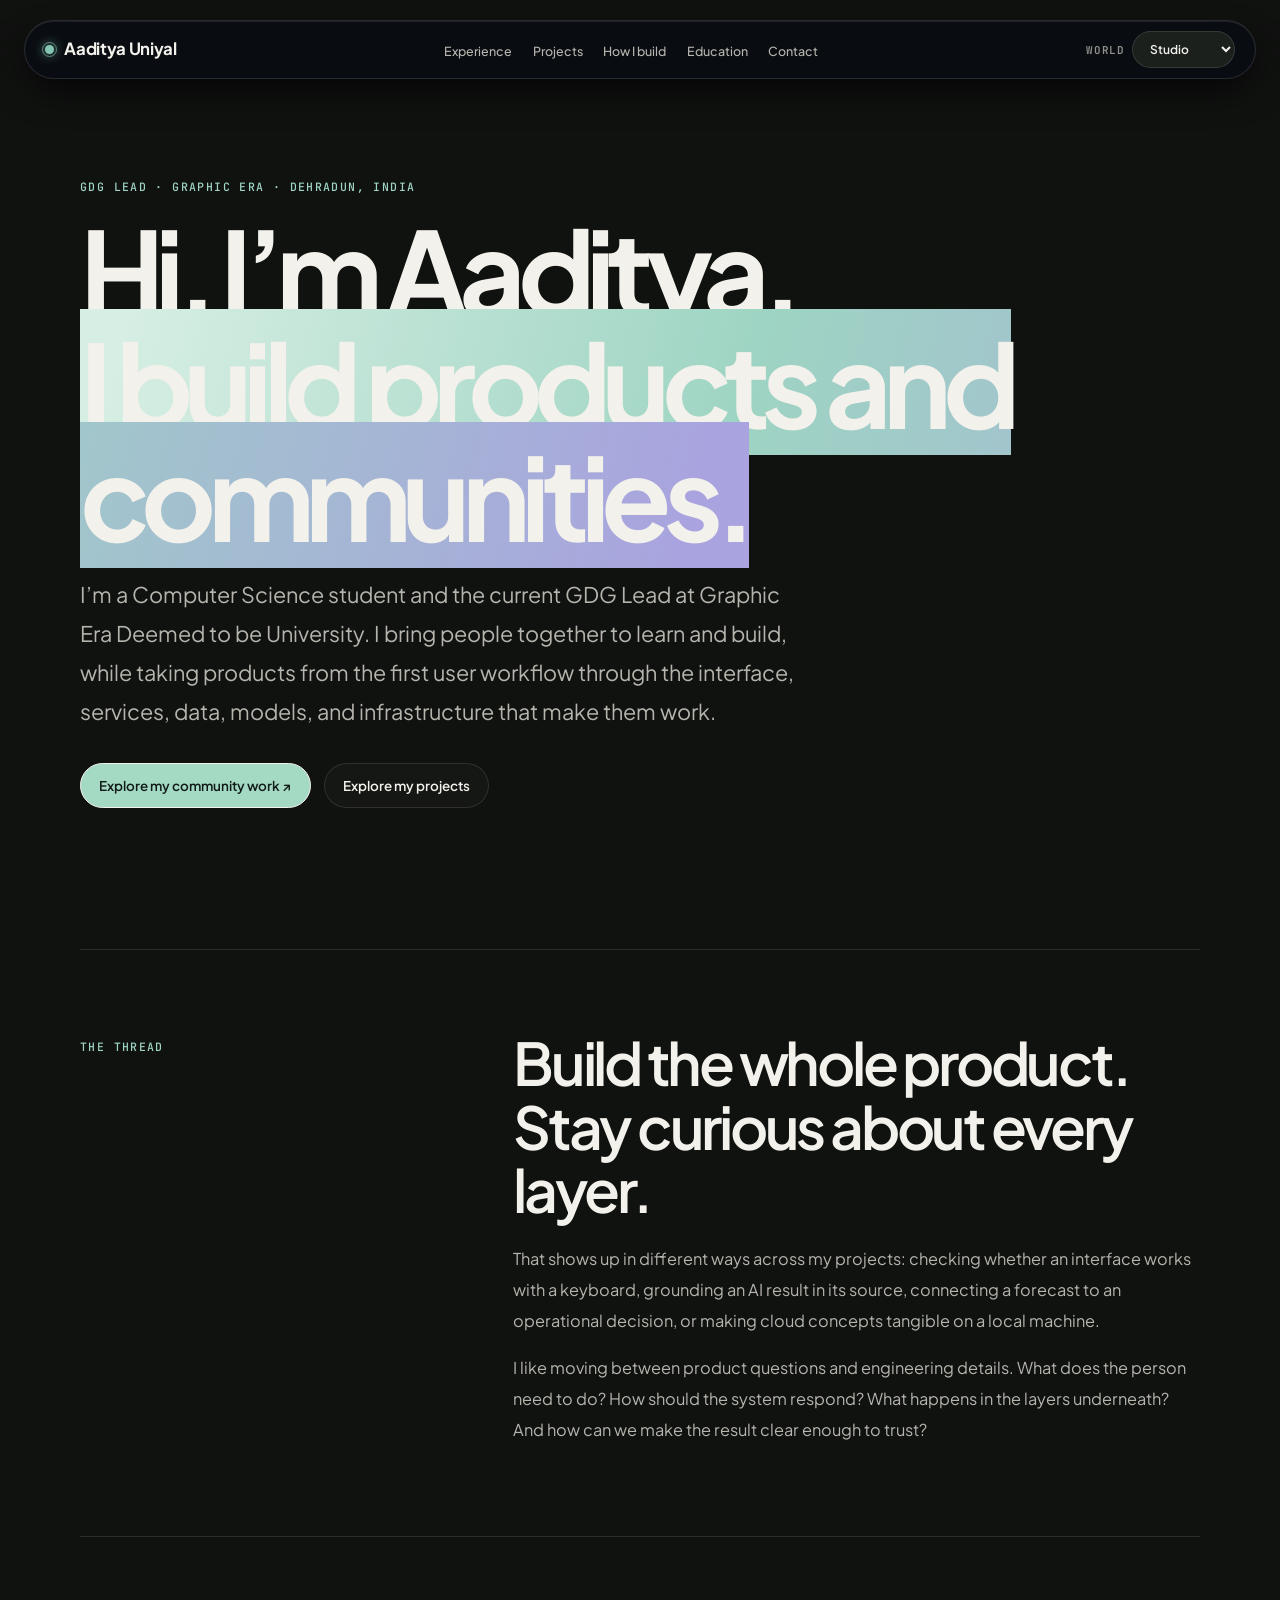
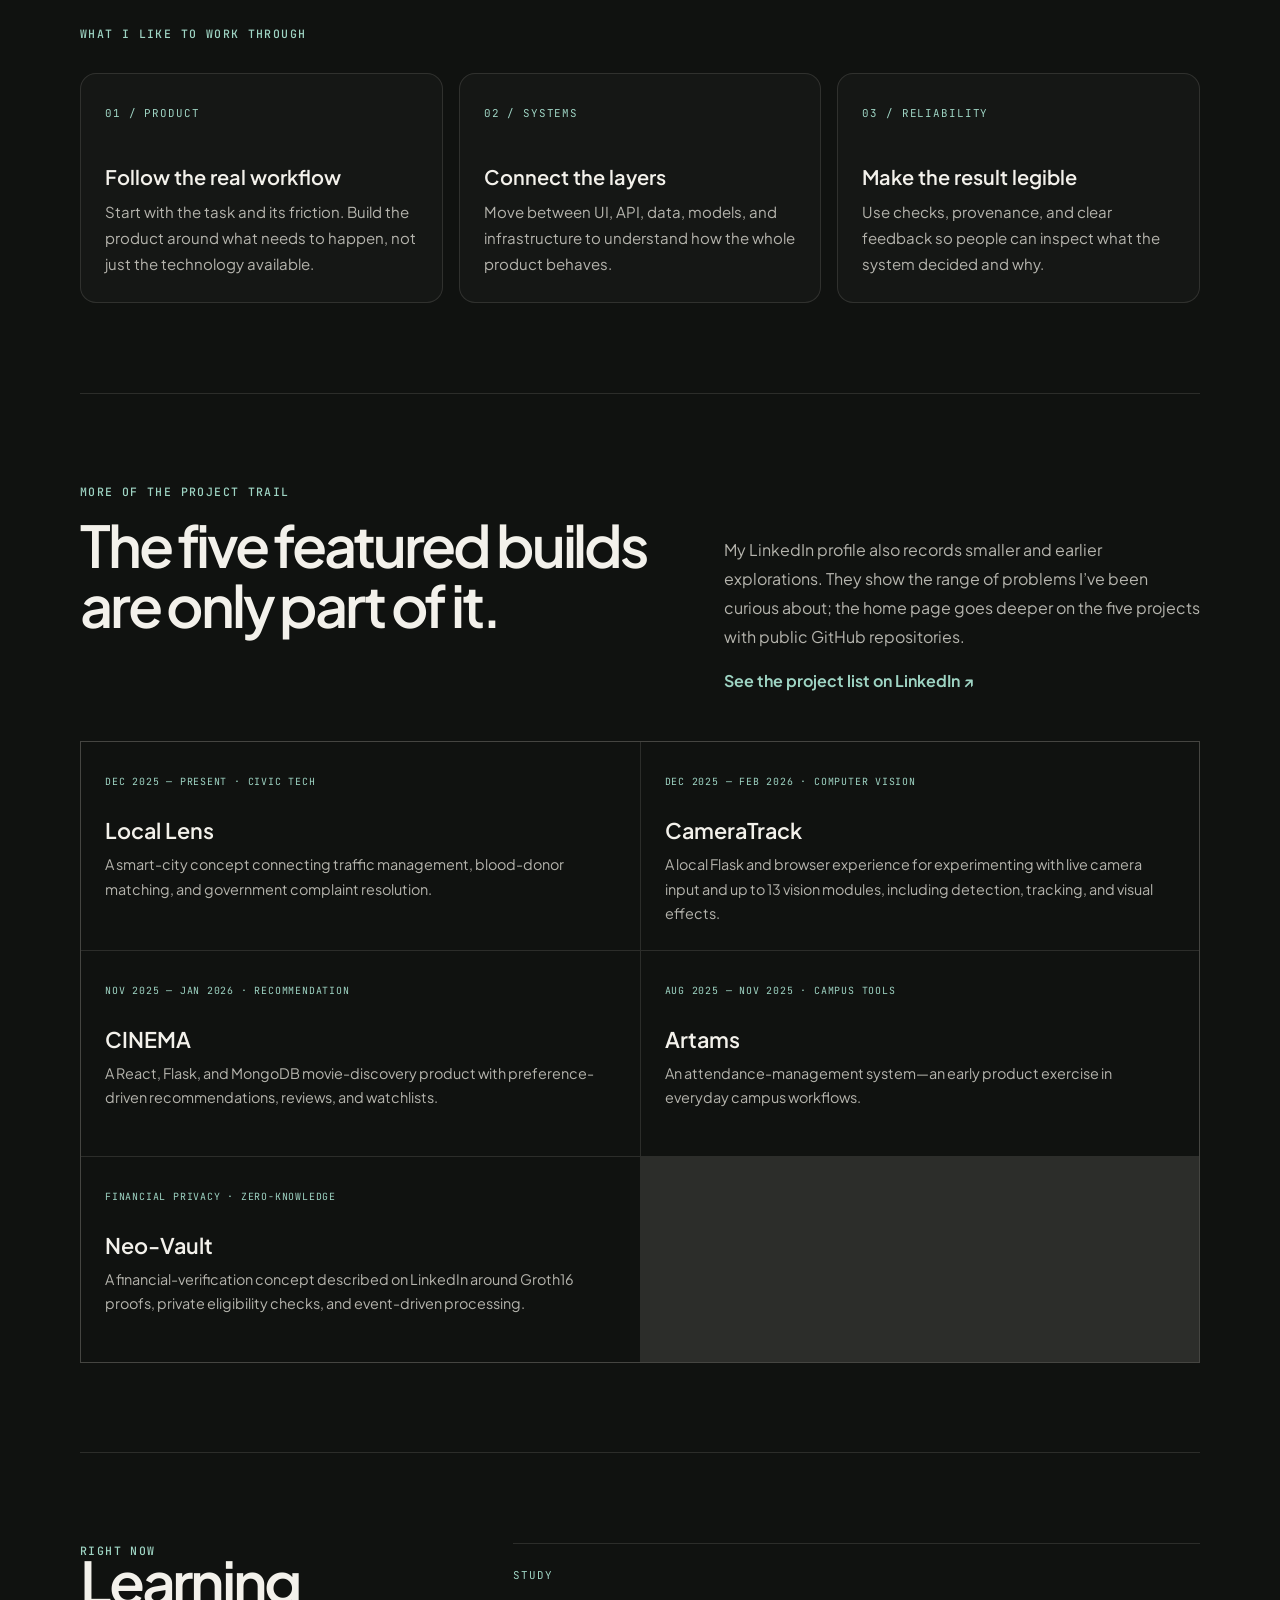
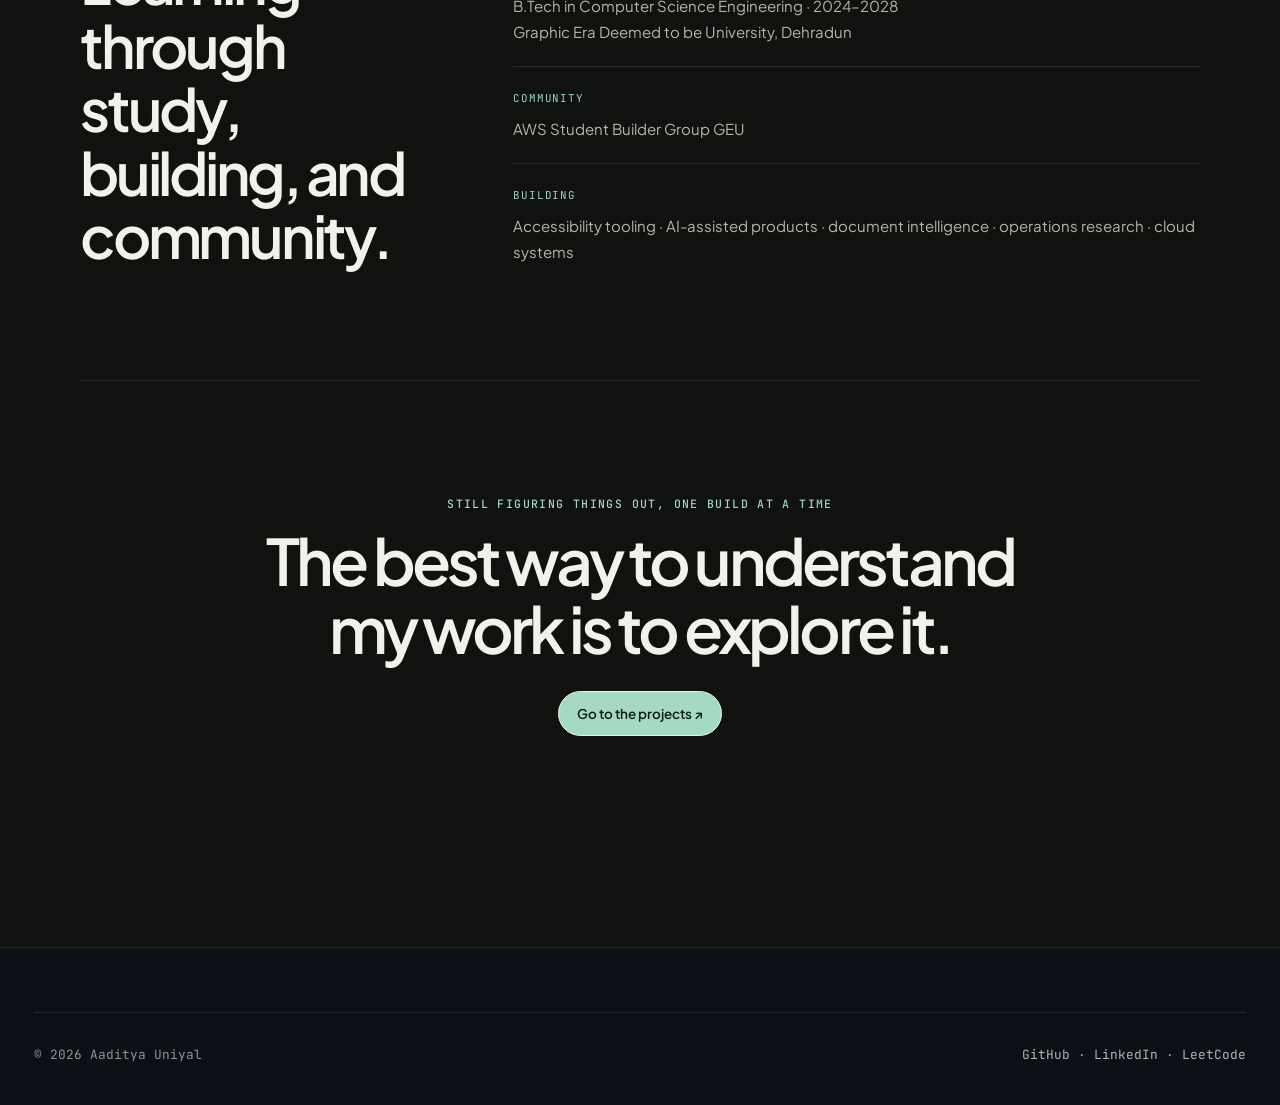
<file: about.html>
<!doctype html>
<html lang="en">
<head>
  <meta charset="utf-8"><meta name="viewport" content="width=device-width, initial-scale=1">
  <meta name="description" content="Meet Aaditya Uniyal: GDG Lead at Graphic Era, Computer Science student, and end-to-end product builder.">
  <meta property="og:title" content="About Aaditya Uniyal"><meta property="og:description" content="The person and product-building approach behind the projects.">
  <title>About me — Aaditya Uniyal</title>
  <link rel="preconnect" href="https://fonts.googleapis.com"><link rel="preconnect" href="https://fonts.gstatic.com" crossorigin>
  <link href="https://fonts.googleapis.com/css2?family=JetBrains+Mono:wght@400;500;600&family=Plus+Jakarta+Sans:wght@400;500;600;700;800&family=Space+Grotesk:wght@500;600;700&display=swap" rel="stylesheet">
  <link rel="stylesheet" href="assets/css/style.css"><link rel="stylesheet" href="assets/css/components.css"><link rel="stylesheet" href="assets/css/portfolio-polish.css"><link rel="stylesheet" href="assets/css/experience.css"><link rel="stylesheet" href="assets/css/about.css">
</head>
<body>
  <div class="reading-progress" aria-hidden="true"></div>
  <header class="site-header"><nav class="nav-bar">
    <a href="index.html" class="nav-brand"><span class="brand-dot"></span><span>Aaditya Uniyal</span></a>
    <ul class="nav-links" id="nav-links"><li><a href="experience.html" class="nav-link">Experience</a></li><li><a href="index.html#projects" class="nav-link">Projects</a></li><li><a href="index.html#approach" class="nav-link">How I build</a></li><li><a href="index.html#education" class="nav-link">Education</a></li><li><a href="index.html#contact" class="nav-link">Contact</a></li></ul>
    <div class="nav-actions"><label class="theme-picker" for="theme-select"><span>World</span><select id="theme-select" aria-label="Choose portfolio theme"><option value="studio">Studio</option><option value="hero">Hero</option><option value="voxel">Voxel</option></select></label><button class="mobile-toggle" id="mobile-toggle" aria-label="Toggle mobile menu">☰</button></div>
  </nav></header>
  <main class="about-page">
    <section class="about-hero"><div class="about-kicker">GDG LEAD · GRAPHIC ERA · DEHRADUN, INDIA</div><h1>Hi, I’m Aaditya.<br><span class="text-gradient">I build products and communities.</span></h1><p class="about-lede">I’m a Computer Science student and the current GDG Lead at Graphic Era Deemed to be University. I bring people together to learn and build, while taking products from the first user workflow through the interface, services, data, models, and infrastructure that make them work.</p><div class="about-actions"><a class="btn btn-primary" href="experience.html#gdg-lead">Explore my community work ↗</a><a class="btn btn-secondary" href="index.html#projects">Explore my projects</a></div></section>
    <section class="about-story"><div class="about-label">THE THREAD</div><div><h2>Build the whole product. Stay curious about every layer.</h2><p>That shows up in different ways across my projects: checking whether an interface works with a keyboard, grounding an AI result in its source, connecting a forecast to an operational decision, or making cloud concepts tangible on a local machine.</p><p>I like moving between product questions and engineering details. What does the person need to do? How should the system respond? What happens in the layers underneath? And how can we make the result clear enough to trust?</p></div></section>
    <section class="about-interests"><div class="about-label">WHAT I LIKE TO WORK THROUGH</div><div class="interest-grid"><article><span>01 / PRODUCT</span><h3>Follow the real workflow</h3><p>Start with the task and its friction. Build the product around what needs to happen, not just the technology available.</p></article><article><span>02 / SYSTEMS</span><h3>Connect the layers</h3><p>Move between UI, API, data, models, and infrastructure to understand how the whole product behaves.</p></article><article><span>03 / RELIABILITY</span><h3>Make the result legible</h3><p>Use checks, provenance, and clear feedback so people can inspect what the system decided and why.</p></article></div></section>
    <section class="about-archive"><div class="archive-heading"><div class="about-label">MORE OF THE PROJECT TRAIL</div><h2>The five featured builds are only part of it.</h2><p>My LinkedIn profile also records smaller and earlier explorations. They show the range of problems I’ve been curious about; the home page goes deeper on the five projects with public GitHub repositories.</p><a href="https://www.linkedin.com/in/aaditya-uniyal-48ab7b342/details/projects/" target="_blank" rel="noopener">See the project list on LinkedIn ↗</a></div><div class="archive-grid">
      <article><span>DEC 2025 — PRESENT · CIVIC TECH</span><h3>Local Lens</h3><p>A smart-city concept connecting traffic management, blood-donor matching, and government complaint resolution.</p></article>
      <article><span>DEC 2025 — FEB 2026 · COMPUTER VISION</span><h3>CameraTrack</h3><p>A local Flask and browser experience for experimenting with live camera input and up to 13 vision modules, including detection, tracking, and visual effects.</p></article>
      <article><span>NOV 2025 — JAN 2026 · RECOMMENDATION</span><h3>CINEMA</h3><p>A React, Flask, and MongoDB movie-discovery product with preference-driven recommendations, reviews, and watchlists.</p></article>
      <article><span>AUG 2025 — NOV 2025 · CAMPUS TOOLS</span><h3>Artams</h3><p>An attendance-management system—an early product exercise in everyday campus workflows.</p></article>
      <article><span>FINANCIAL PRIVACY · ZERO-KNOWLEDGE</span><h3>Neo-Vault</h3><p>A financial-verification concept described on LinkedIn around Groth16 proofs, private eligibility checks, and event-driven processing.</p></article>
    </div></section>
    <section class="about-facts"><div><div class="about-label">RIGHT NOW</div><h2>Learning through study, building, and community.</h2></div><div class="fact-list"><article><span>STUDY</span><p>B.Tech in Computer Science Engineering · 2024–2028<br>Graphic Era Deemed to be University, Dehradun</p></article><article><span>COMMUNITY</span><p>AWS Student Builder Group GEU</p></article><article><span>BUILDING</span><p>Accessibility tooling · AI-assisted products · document intelligence · operations research · cloud systems</p></article></div></section>
    <section class="about-close"><p class="about-label">STILL FIGURING THINGS OUT, ONE BUILD AT A TIME</p><h2>The best way to understand my work is to explore it.</h2><a class="btn btn-primary" href="index.html#projects">Go to the projects ↗</a></section>
  </main>
  <footer class="site-footer"><div class="container"><div class="footer-copy"><div>© 2026 Aaditya Uniyal</div><div><a href="https://github.com/AadityaUniyal" target="_blank" rel="noopener">GitHub</a> · <a href="https://www.linkedin.com/in/aaditya-uniyal-48ab7b342/" target="_blank" rel="noopener">LinkedIn</a> · <a href="https://leetcode.com/u/Aaditya_Cheeks/" target="_blank" rel="noopener">LeetCode</a></div></div></div></footer>
  <script src="assets/js/experience.js"></script>
</body></html>
</file>
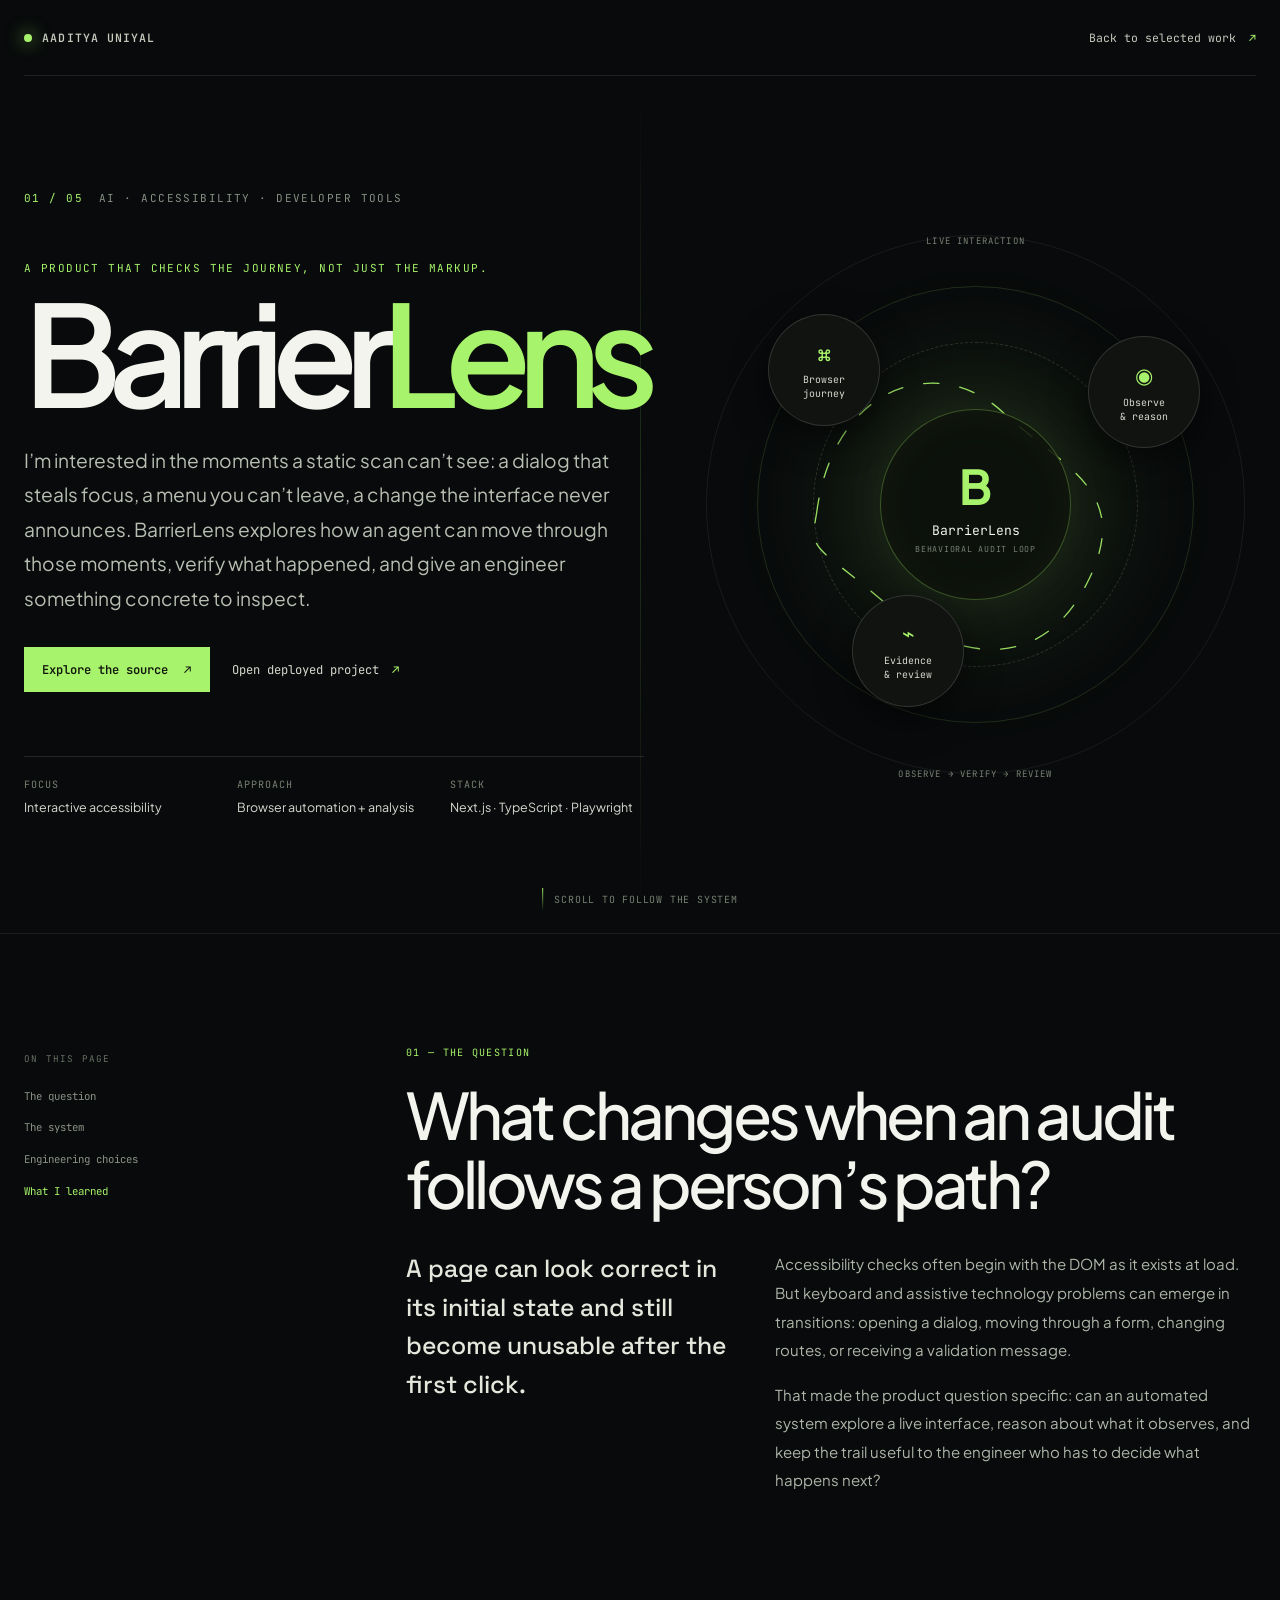
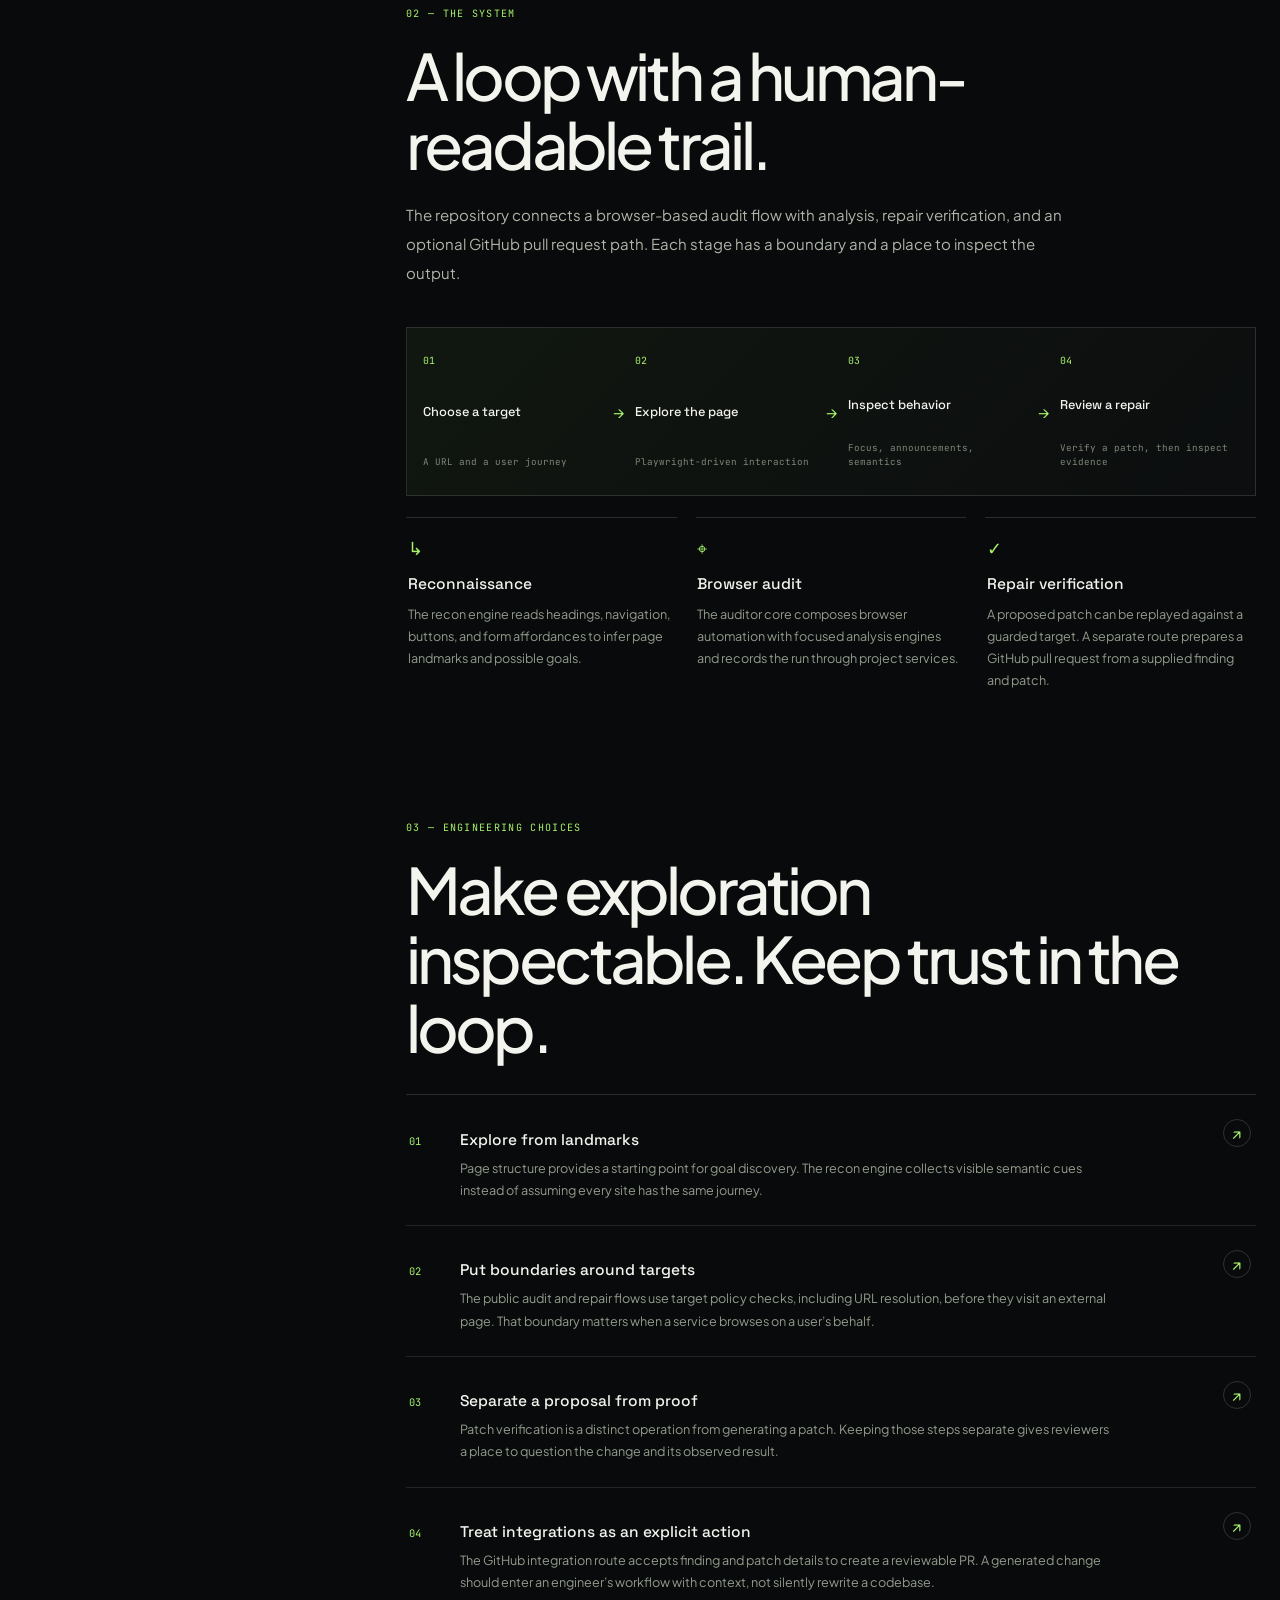
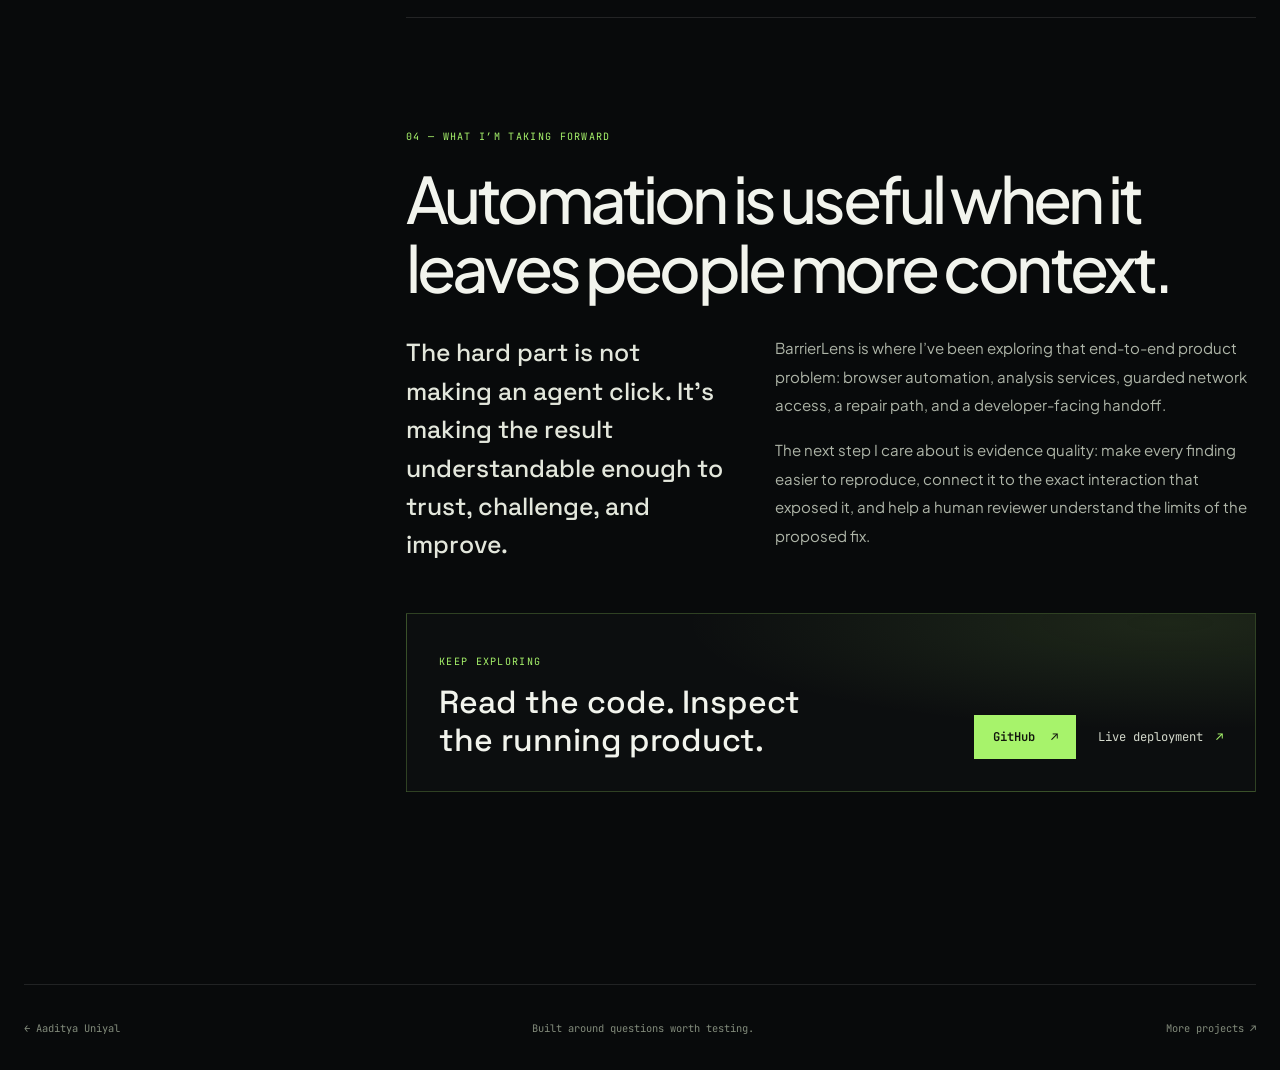
<file: projects/barrier-lens.html>
<!doctype html>
<html lang="en">
<head>
  <meta charset="utf-8">
  <meta name="viewport" content="width=device-width, initial-scale=1">
  <meta name="description" content="Aaditya Uniyal's BarrierLens case study: building a behavior-focused accessibility audit and repair workflow for interactive web applications.">
  <meta name="theme-color" content="#08090d">
  <title>BarrierLens — Engineering case study by Aaditya Uniyal</title>
  <link rel="preconnect" href="https://fonts.googleapis.com">
  <link rel="preconnect" href="https://fonts.gstatic.com" crossorigin>
  <link href="https://fonts.googleapis.com/css2?family=JetBrains+Mono:wght@400;500;600&family=Plus+Jakarta+Sans:wght@400;500;600;700;800&family=Space+Grotesk:wght@500;600;700&display=swap" rel="stylesheet">
  <link rel="stylesheet" href="project-case.css">
</head>
<body class="barrier-case">
  <div class="reading-progress" aria-hidden="true"></div>
  <header class="case-nav">
    <a class="case-wordmark" href="../index.html" aria-label="Aaditya Uniyal — home"><span></span>AADITYA UNIYAL</a>
    <a href="../index.html#projects">Back to selected work <span aria-hidden="true">↗</span></a>
  </header>

  <main>
    <section class="case-hero" aria-labelledby="case-title">
      <div class="case-hero-copy">
        <p class="case-eyebrow"><span>01 / 05</span><span>AI · Accessibility · Developer tools</span></p>
        <p class="case-overline">A product that checks the journey, not just the markup.</p>
        <h1 id="case-title">Barrier<span>Lens</span></h1>
        <p class="case-deck">I’m interested in the moments a static scan can’t see: a dialog that steals focus, a menu you can’t leave, a change the interface never announces. BarrierLens explores how an agent can move through those moments, verify what happened, and give an engineer something concrete to inspect.</p>
        <div class="case-actions">
          <a class="case-button" href="https://github.com/AadityaUniyal/BarrierLens" target="_blank" rel="noreferrer">Explore the source <span aria-hidden="true">↗</span></a>
          <a class="case-text-link" href="http://43.205.254.136" target="_blank" rel="noreferrer">Open deployed project <span aria-hidden="true">↗</span></a>
        </div>
        <dl class="case-facts">
          <div><dt>Focus</dt><dd>Interactive accessibility</dd></div>
          <div><dt>Approach</dt><dd>Browser automation + analysis</dd></div>
          <div><dt>Stack</dt><dd>Next.js · TypeScript · Playwright</dd></div>
        </dl>
      </div>

      <div class="case-orbit" role="img" aria-label="Diagram: BarrierLens turns an interactive browser journey into observations, checks, and reviewable repair evidence">
        <div class="orbit-label orbit-label-top">LIVE INTERACTION</div>
        <div class="orbit-ring ring-one"></div><div class="orbit-ring ring-two"></div><div class="orbit-ring ring-three"></div>
        <div class="orbit-node node-browser"><span class="node-icon">⌘</span><span>Browser<br>journey</span></div>
        <div class="orbit-node node-agent"><span class="node-icon">◉</span><span>Observe<br>& reason</span></div>
        <div class="orbit-node node-evidence"><span class="node-icon">⌁</span><span>Evidence<br>& review</span></div>
        <svg class="orbit-route" viewBox="0 0 600 600" aria-hidden="true"><path d="M119 310 C138 162 258 128 330 194 S480 284 427 389 276 479 196 411 111 355 119 310Z" pathLength="1"/></svg>
        <div class="orbit-center"><span class="center-mark">B</span><span>BarrierLens</span><small>BEHAVIORAL AUDIT LOOP</small></div>
        <div class="orbit-label orbit-label-bottom">OBSERVE → VERIFY → REVIEW</div>
      </div>
      <div class="case-scroll-cue" aria-hidden="true"><span></span>Scroll to follow the system</div>
    </section>

    <div class="case-layout">
      <aside class="case-index" aria-label="Case study sections"><span>ON THIS PAGE</span><a href="#question">The question</a><a href="#system">The system</a><a href="#decisions">Engineering choices</a><a href="#reflection">What I learned</a></aside>
      <div class="case-content">
        <section class="case-section reveal" id="question">
          <p class="section-index">01 — THE QUESTION</p><h2>What changes when an audit follows a person’s path?</h2>
          <div class="prose-grid"><p class="prose-lead">A page can look correct in its initial state and still become unusable after the first click.</p><div><p>Accessibility checks often begin with the DOM as it exists at load. But keyboard and assistive technology problems can emerge in transitions: opening a dialog, moving through a form, changing routes, or receiving a validation message.</p><p>That made the product question specific: can an automated system explore a live interface, reason about what it observes, and keep the trail useful to the engineer who has to decide what happens next?</p></div></div>
        </section>

        <section class="case-section reveal" id="system">
          <p class="section-index">02 — THE SYSTEM</p><h2>A loop with a human-readable trail.</h2>
          <p class="section-intro">The repository connects a browser-based audit flow with analysis, repair verification, and an optional GitHub pull request path. Each stage has a boundary and a place to inspect the output.</p>
          <div class="flow-visual" role="img" aria-label="Audit flow diagram">
            <div class="flow-step"><span>01</span><b>Choose a target</b><small>A URL and a user journey</small></div><i aria-hidden="true">→</i>
            <div class="flow-step"><span>02</span><b>Explore the page</b><small>Playwright-driven interaction</small></div><i aria-hidden="true">→</i>
            <div class="flow-step"><span>03</span><b>Inspect behavior</b><small>Focus, announcements, semantics</small></div><i aria-hidden="true">→</i>
            <div class="flow-step"><span>04</span><b>Review a repair</b><small>Verify a patch, then inspect evidence</small></div>
          </div>
          <div class="system-notes"><article><span class="note-symbol">↳</span><h3>Reconnaissance</h3><p>The recon engine reads headings, navigation, buttons, and form affordances to infer page landmarks and possible goals.</p></article><article><span class="note-symbol">⌖</span><h3>Browser audit</h3><p>The auditor core composes browser automation with focused analysis engines and records the run through project services.</p></article><article><span class="note-symbol">✓</span><h3>Repair verification</h3><p>A proposed patch can be replayed against a guarded target. A separate route prepares a GitHub pull request from a supplied finding and patch.</p></article></div>
        </section>

        <section class="case-section reveal" id="decisions">
          <p class="section-index">03 — ENGINEERING CHOICES</p><h2>Make exploration inspectable. Keep trust in the loop.</h2>
          <div class="decision-list">
            <article><span>01</span><div><h3>Explore from landmarks</h3><p>Page structure provides a starting point for goal discovery. The recon engine collects visible semantic cues instead of assuming every site has the same journey.</p></div><a href="https://github.com/AadityaUniyal/BarrierLens/blob/main/lib/barrierlens/agent/recon-engine.ts" target="_blank" rel="noreferrer" aria-label="View reconnaissance engine source">↗</a></article>
            <article><span>02</span><div><h3>Put boundaries around targets</h3><p>The public audit and repair flows use target policy checks, including URL resolution, before they visit an external page. That boundary matters when a service browses on a user’s behalf.</p></div><a href="https://github.com/AadityaUniyal/BarrierLens/blob/main/app/api/repair/verify/route.ts" target="_blank" rel="noreferrer" aria-label="View repair verification route source">↗</a></article>
            <article><span>03</span><div><h3>Separate a proposal from proof</h3><p>Patch verification is a distinct operation from generating a patch. Keeping those steps separate gives reviewers a place to question the change and its observed result.</p></div><a href="https://github.com/AadityaUniyal/BarrierLens/blob/main/app/api/repair/verify/route.ts" target="_blank" rel="noreferrer" aria-label="View repair verification route source">↗</a></article>
            <article><span>04</span><div><h3>Treat integrations as an explicit action</h3><p>The GitHub integration route accepts finding and patch details to create a reviewable PR. A generated change should enter an engineer’s workflow with context, not silently rewrite a codebase.</p></div><a href="https://github.com/AadityaUniyal/BarrierLens/blob/main/app/api/integrations/github/pr/route.ts" target="_blank" rel="noreferrer" aria-label="View GitHub pull request integration source">↗</a></article>
          </div>
        </section>

        <section class="case-section reveal" id="reflection">
          <p class="section-index">04 — WHAT I’M TAKING FORWARD</p><h2>Automation is useful when it leaves people more context.</h2>
          <div class="prose-grid"><p class="prose-lead">The hard part is not making an agent click. It’s making the result understandable enough to trust, challenge, and improve.</p><div><p>BarrierLens is where I’ve been exploring that end-to-end product problem: browser automation, analysis services, guarded network access, a repair path, and a developer-facing handoff.</p><p>The next step I care about is evidence quality: make every finding easier to reproduce, connect it to the exact interaction that exposed it, and help a human reviewer understand the limits of the proposed fix.</p></div></div>
          <div class="case-cta"><div><span class="section-index">KEEP EXPLORING</span><h3>Read the code. Inspect the running product.</h3></div><div class="case-actions"><a class="case-button" href="https://github.com/AadityaUniyal/BarrierLens" target="_blank" rel="noreferrer">GitHub <span aria-hidden="true">↗</span></a><a class="case-text-link" href="http://43.205.254.136" target="_blank" rel="noreferrer">Live deployment <span aria-hidden="true">↗</span></a></div></div>
        </section>
      </div>
    </div>
  </main>
  <footer class="case-footer"><a href="../index.html">← Aaditya Uniyal</a><span>Built around questions worth testing.</span><a href="../index.html#projects">More projects ↗</a></footer>
  <script src="project-case.js"></script>
</body>
</html>
</file>
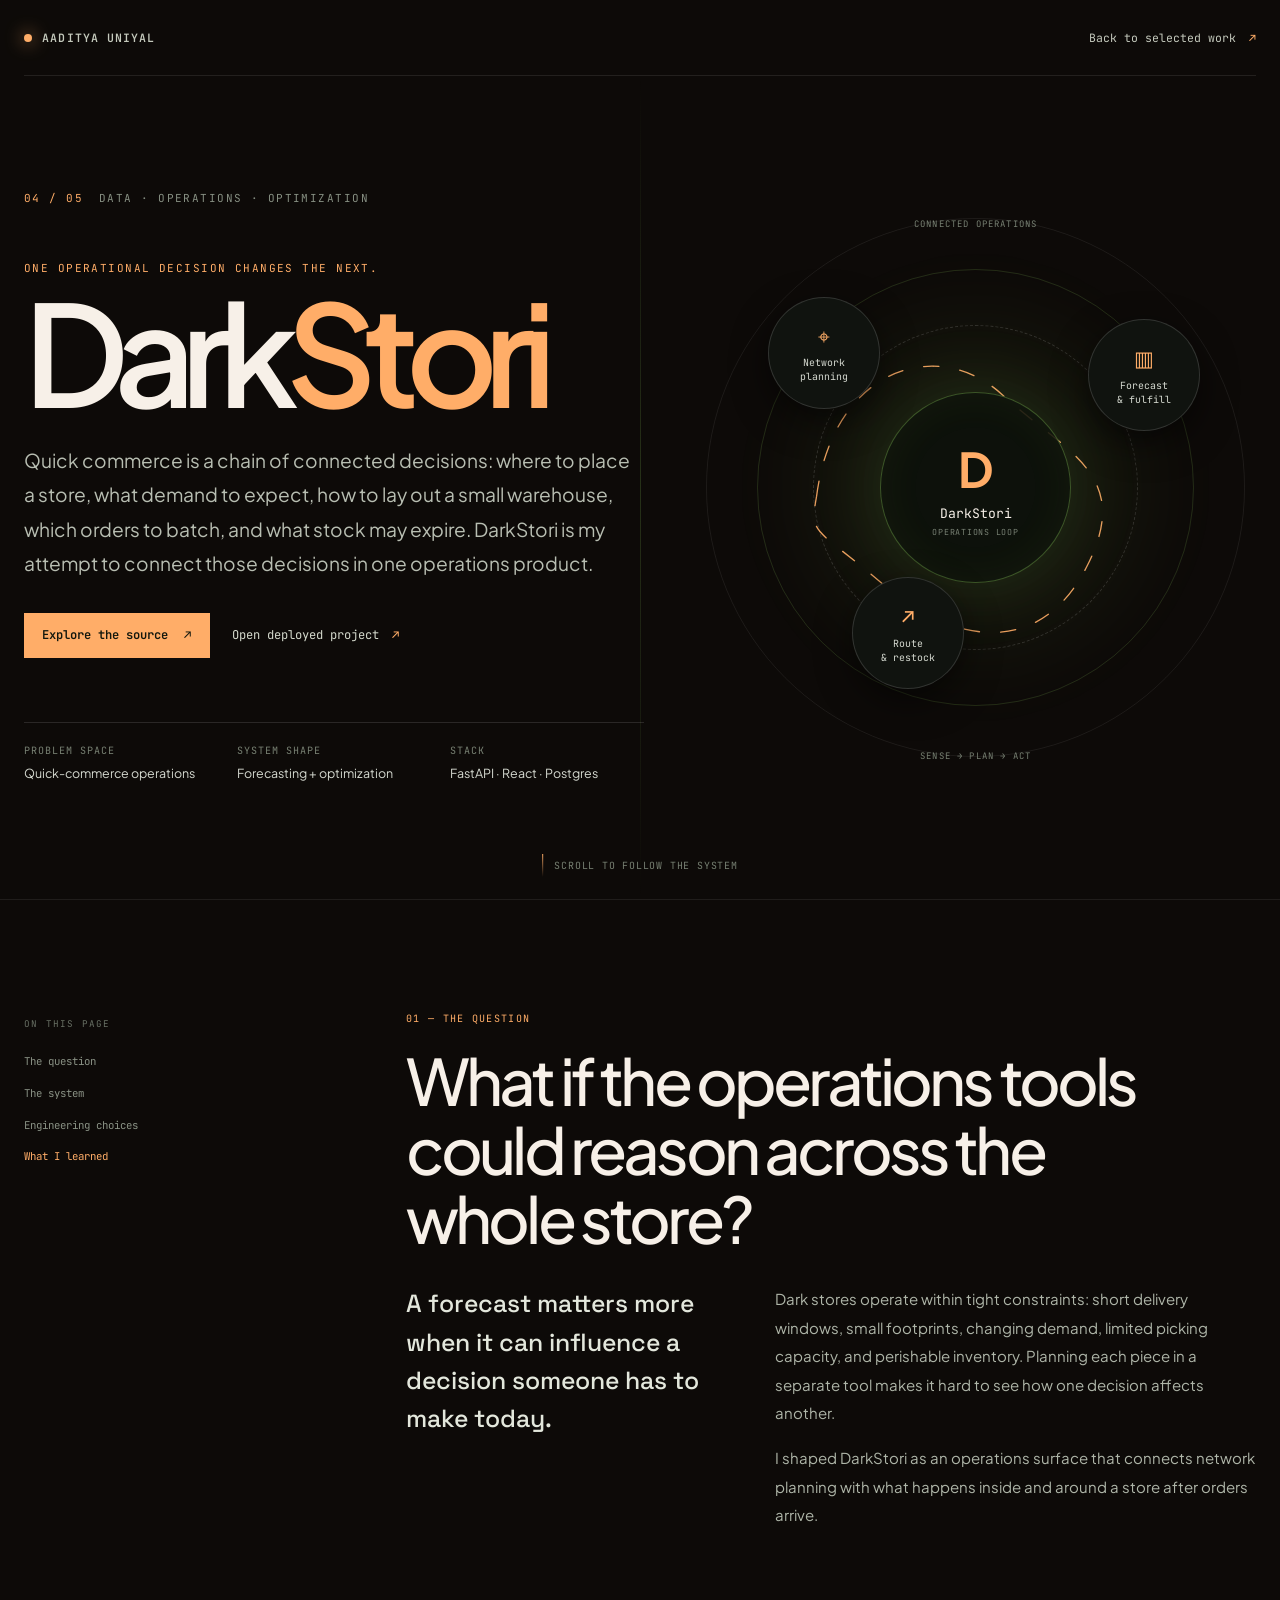
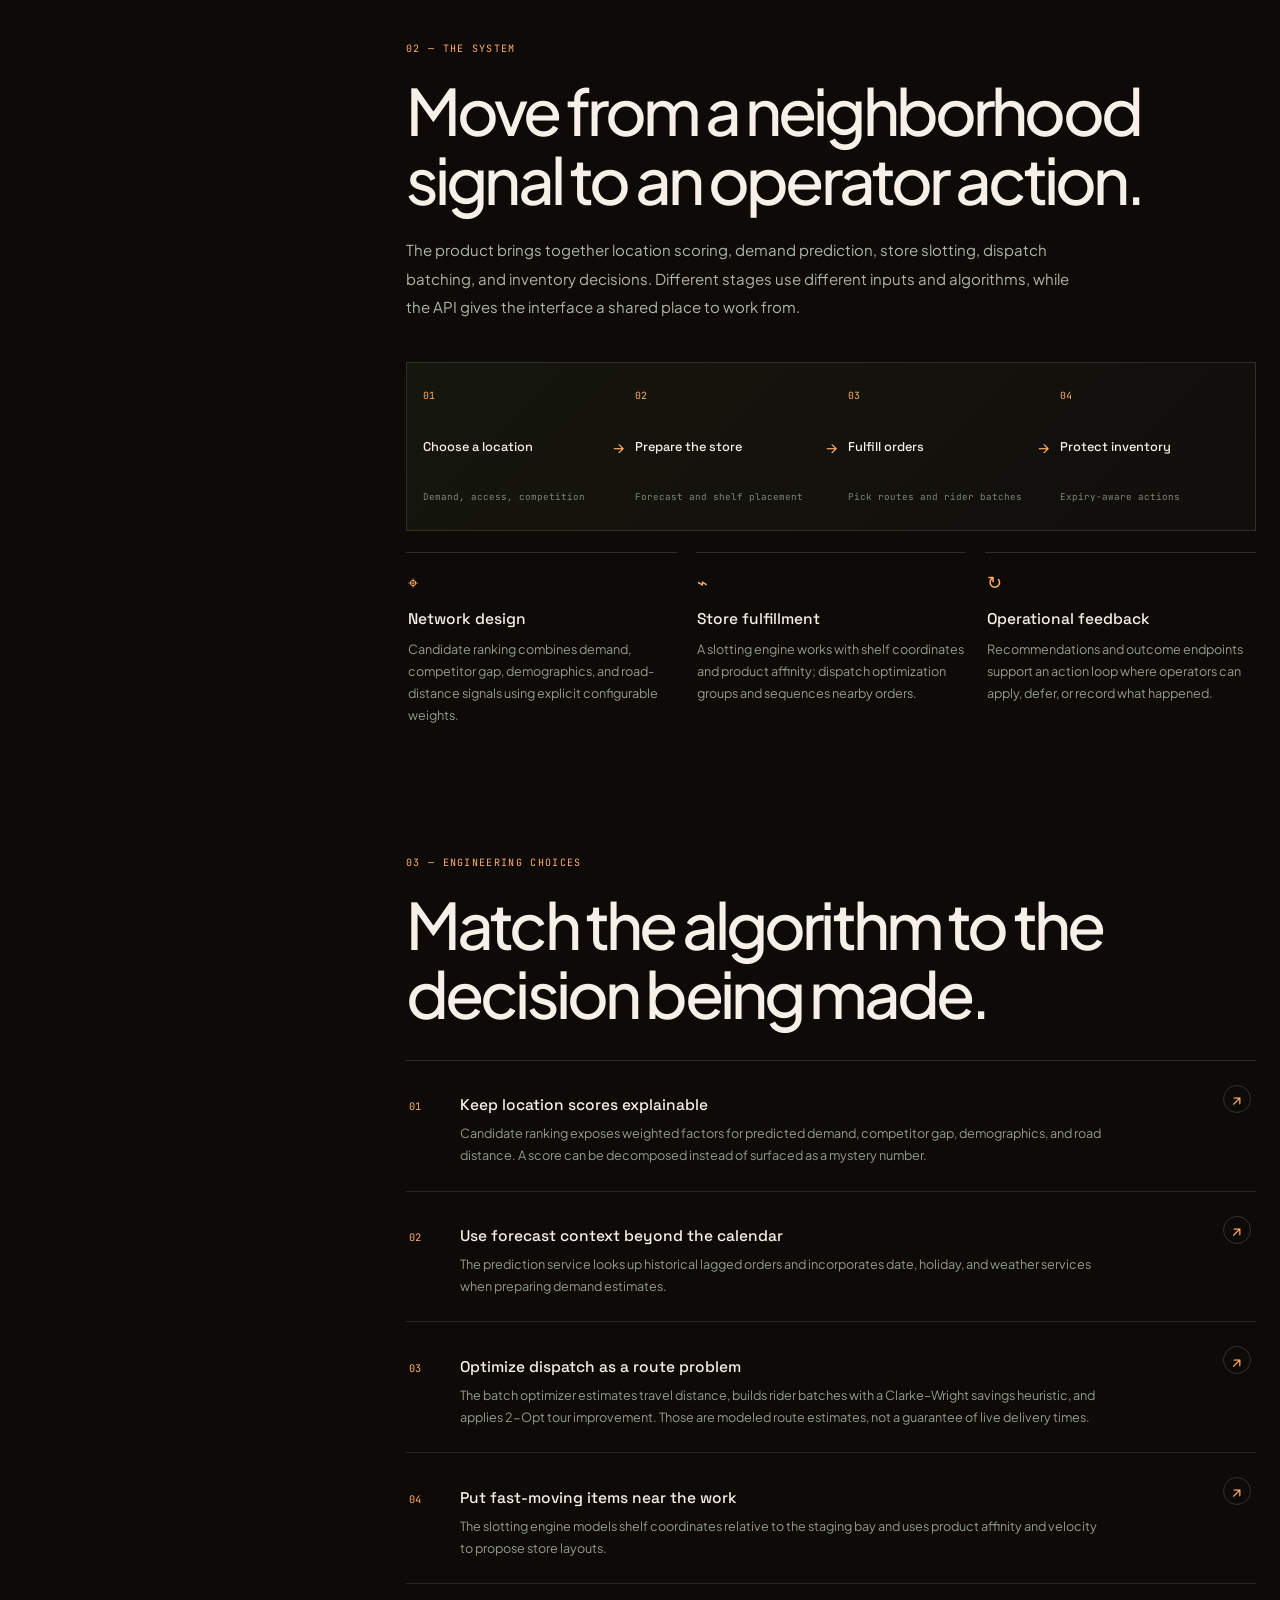
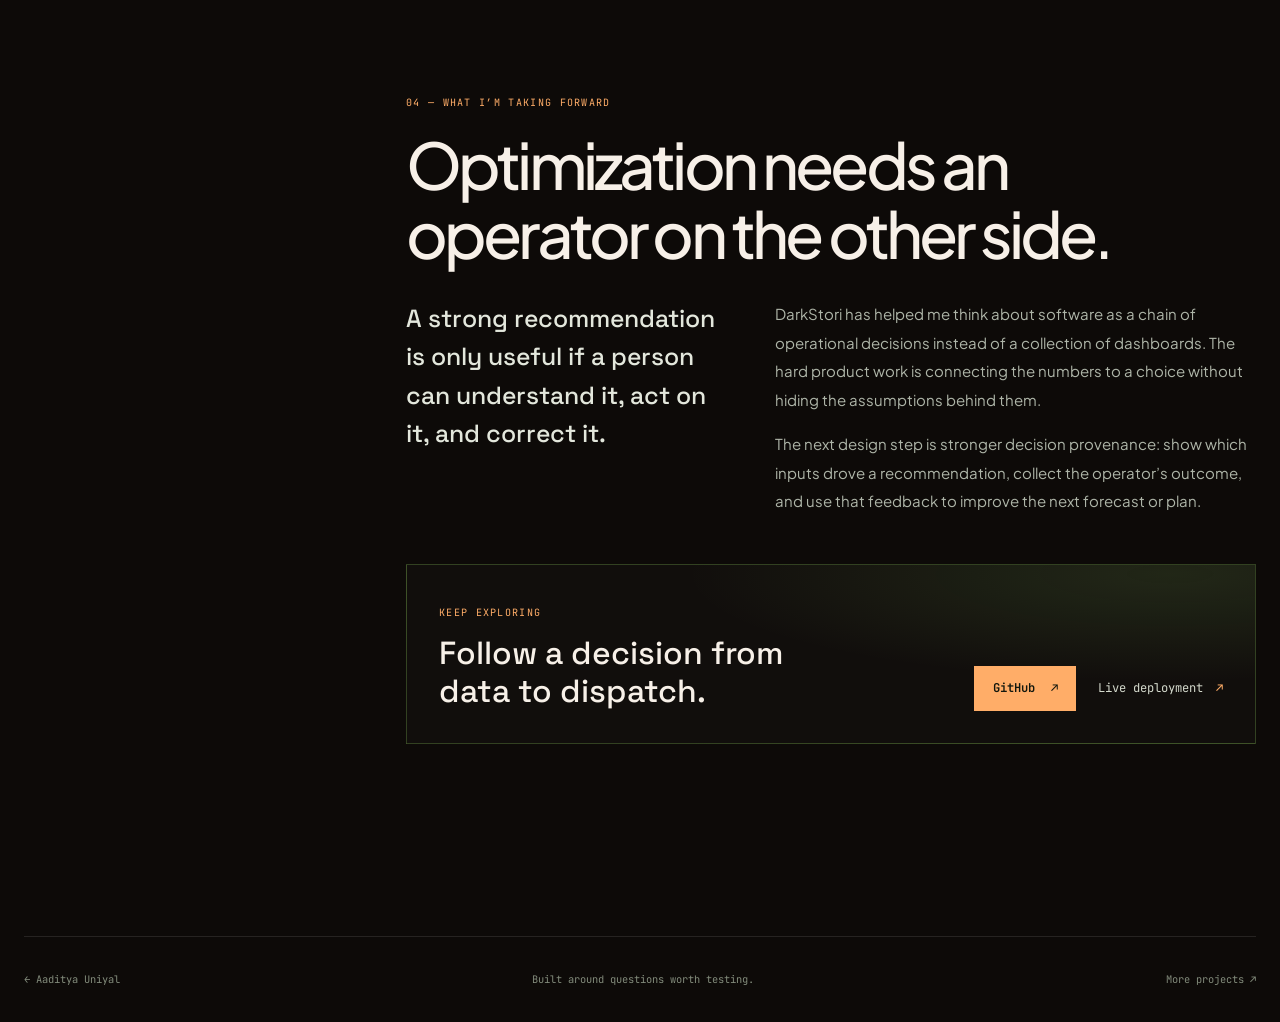
<file: projects/darkstori.html>
<!doctype html>
<html lang="en">
<head>
  <meta charset="utf-8">
  <meta name="viewport" content="width=device-width, initial-scale=1">
  <meta name="description" content="Aaditya Uniyal's DarkStori case study: connecting demand, store design, fulfillment, dispatch, and perishable inventory in a quick-commerce operations platform.">
  <meta name="theme-color" content="#0d0a08">
  <title>DarkStori — Engineering case study by Aaditya Uniyal</title>
  <link rel="preconnect" href="https://fonts.googleapis.com">
  <link rel="preconnect" href="https://fonts.gstatic.com" crossorigin>
  <link href="https://fonts.googleapis.com/css2?family=JetBrains+Mono:wght@400;500;600&family=Plus+Jakarta+Sans:wght@400;500;600;700;800&family=Space+Grotesk:wght@500;600;700&display=swap" rel="stylesheet">
  <link rel="stylesheet" href="project-case.css">
</head>
<body class="darkstori-case">
  <div class="reading-progress" aria-hidden="true"></div>
  <header class="case-nav">
    <a class="case-wordmark" href="../index.html" aria-label="Aaditya Uniyal — home"><span></span>AADITYA UNIYAL</a>
    <a href="../index.html#projects">Back to selected work <span aria-hidden="true">↗</span></a>
  </header>

  <main>
    <section class="case-hero" aria-labelledby="case-title">
      <div class="case-hero-copy">
        <p class="case-eyebrow"><span>04 / 05</span><span>Data · Operations · Optimization</span></p>
        <p class="case-overline">One operational decision changes the next.</p>
        <h1 id="case-title">Dark<span>Stori</span></h1>
        <p class="case-deck">Quick commerce is a chain of connected decisions: where to place a store, what demand to expect, how to lay out a small warehouse, which orders to batch, and what stock may expire. DarkStori is my attempt to connect those decisions in one operations product.</p>
        <div class="case-actions">
          <a class="case-button" href="https://github.com/AadityaUniyal/Darkstori" target="_blank" rel="noreferrer">Explore the source <span aria-hidden="true">↗</span></a>
          <a class="case-text-link" href="https://darkstori.vercel.app" target="_blank" rel="noreferrer">Open deployed project <span aria-hidden="true">↗</span></a>
        </div>
        <dl class="case-facts">
          <div><dt>Problem space</dt><dd>Quick-commerce operations</dd></div>
          <div><dt>System shape</dt><dd>Forecasting + optimization</dd></div>
          <div><dt>Stack</dt><dd>FastAPI · React · Postgres</dd></div>
        </dl>
      </div>

      <div class="case-orbit" role="img" aria-label="Diagram: DarkStori connects demand and location planning to warehouse fulfillment, rider dispatch, and inventory decisions">
        <div class="orbit-label orbit-label-top">CONNECTED OPERATIONS</div>
        <div class="orbit-ring ring-one"></div><div class="orbit-ring ring-two"></div><div class="orbit-ring ring-three"></div>
        <div class="orbit-node node-browser"><span class="node-icon">⌖</span><span>Network<br>planning</span></div>
        <div class="orbit-node node-agent"><span class="node-icon">▥</span><span>Forecast<br>& fulfill</span></div>
        <div class="orbit-node node-evidence"><span class="node-icon">↗</span><span>Route<br>& restock</span></div>
        <svg class="orbit-route" viewBox="0 0 600 600" aria-hidden="true"><path d="M119 310 C138 162 258 128 330 194 S480 284 427 389 276 479 196 411 111 355 119 310Z" pathLength="1"/></svg>
        <div class="orbit-center"><span class="center-mark">D</span><span>DarkStori</span><small>OPERATIONS LOOP</small></div>
        <div class="orbit-label orbit-label-bottom">SENSE → PLAN → ACT</div>
      </div>
      <div class="case-scroll-cue" aria-hidden="true"><span></span>Scroll to follow the system</div>
    </section>

    <div class="case-layout">
      <aside class="case-index" aria-label="Case study sections"><span>ON THIS PAGE</span><a href="#question">The question</a><a href="#system">The system</a><a href="#decisions">Engineering choices</a><a href="#reflection">What I learned</a></aside>
      <div class="case-content">
        <section class="case-section reveal" id="question">
          <p class="section-index">01 — THE QUESTION</p><h2>What if the operations tools could reason across the whole store?</h2>
          <div class="prose-grid"><p class="prose-lead">A forecast matters more when it can influence a decision someone has to make today.</p><div><p>Dark stores operate within tight constraints: short delivery windows, small footprints, changing demand, limited picking capacity, and perishable inventory. Planning each piece in a separate tool makes it hard to see how one decision affects another.</p><p>I shaped DarkStori as an operations surface that connects network planning with what happens inside and around a store after orders arrive.</p></div></div>
        </section>

        <section class="case-section reveal" id="system">
          <p class="section-index">02 — THE SYSTEM</p><h2>Move from a neighborhood signal to an operator action.</h2>
          <p class="section-intro">The product brings together location scoring, demand prediction, store slotting, dispatch batching, and inventory decisions. Different stages use different inputs and algorithms, while the API gives the interface a shared place to work from.</p>
          <div class="flow-visual" role="img" aria-label="DarkStori operations flow diagram">
            <div class="flow-step"><span>01</span><b>Choose a location</b><small>Demand, access, competition</small></div><i aria-hidden="true">→</i>
            <div class="flow-step"><span>02</span><b>Prepare the store</b><small>Forecast and shelf placement</small></div><i aria-hidden="true">→</i>
            <div class="flow-step"><span>03</span><b>Fulfill orders</b><small>Pick routes and rider batches</small></div><i aria-hidden="true">→</i>
            <div class="flow-step"><span>04</span><b>Protect inventory</b><small>Expiry-aware actions</small></div>
          </div>
          <div class="system-notes"><article><span class="note-symbol">⌖</span><h3>Network design</h3><p>Candidate ranking combines demand, competitor gap, demographics, and road-distance signals using explicit configurable weights.</p></article><article><span class="note-symbol">⌁</span><h3>Store fulfillment</h3><p>A slotting engine works with shelf coordinates and product affinity; dispatch optimization groups and sequences nearby orders.</p></article><article><span class="note-symbol">↻</span><h3>Operational feedback</h3><p>Recommendations and outcome endpoints support an action loop where operators can apply, defer, or record what happened.</p></article></div>
        </section>

        <section class="case-section reveal" id="decisions">
          <p class="section-index">03 — ENGINEERING CHOICES</p><h2>Match the algorithm to the decision being made.</h2>
          <div class="decision-list">
            <article><span>01</span><div><h3>Keep location scores explainable</h3><p>Candidate ranking exposes weighted factors for predicted demand, competitor gap, demographics, and road distance. A score can be decomposed instead of surfaced as a mystery number.</p></div><a href="https://github.com/AadityaUniyal/Darkstori/blob/main/backend/services/candidate_ranking.py" target="_blank" rel="noreferrer" aria-label="View candidate ranking source">↗</a></article>
            <article><span>02</span><div><h3>Use forecast context beyond the calendar</h3><p>The prediction service looks up historical lagged orders and incorporates date, holiday, and weather services when preparing demand estimates.</p></div><a href="https://github.com/AadityaUniyal/Darkstori/blob/main/backend/ml/prediction_service.py" target="_blank" rel="noreferrer" aria-label="View prediction service source">↗</a></article>
            <article><span>03</span><div><h3>Optimize dispatch as a route problem</h3><p>The batch optimizer estimates travel distance, builds rider batches with a Clarke–Wright savings heuristic, and applies 2-Opt tour improvement. Those are modeled route estimates, not a guarantee of live delivery times.</p></div><a href="https://github.com/AadityaUniyal/Darkstori/blob/main/backend/utils/vrp_optimizer.py" target="_blank" rel="noreferrer" aria-label="View dispatch optimizer source">↗</a></article>
            <article><span>04</span><div><h3>Put fast-moving items near the work</h3><p>The slotting engine models shelf coordinates relative to the staging bay and uses product affinity and velocity to propose store layouts.</p></div><a href="https://github.com/AadityaUniyal/Darkstori/blob/main/backend/ml/thermodynamic_slotting.py" target="_blank" rel="noreferrer" aria-label="View slotting engine source">↗</a></article>
          </div>
        </section>

        <section class="case-section reveal" id="reflection">
          <p class="section-index">04 — WHAT I’M TAKING FORWARD</p><h2>Optimization needs an operator on the other side.</h2>
          <div class="prose-grid"><p class="prose-lead">A strong recommendation is only useful if a person can understand it, act on it, and correct it.</p><div><p>DarkStori has helped me think about software as a chain of operational decisions instead of a collection of dashboards. The hard product work is connecting the numbers to a choice without hiding the assumptions behind them.</p><p>The next design step is stronger decision provenance: show which inputs drove a recommendation, collect the operator’s outcome, and use that feedback to improve the next forecast or plan.</p></div></div>
          <div class="case-cta"><div><span class="section-index">KEEP EXPLORING</span><h3>Follow a decision from data to dispatch.</h3></div><div class="case-actions"><a class="case-button" href="https://github.com/AadityaUniyal/Darkstori" target="_blank" rel="noreferrer">GitHub <span aria-hidden="true">↗</span></a><a class="case-text-link" href="https://darkstori.vercel.app" target="_blank" rel="noreferrer">Live deployment <span aria-hidden="true">↗</span></a></div></div>
        </section>
      </div>
    </div>
  </main>
  <footer class="case-footer"><a href="../index.html">← Aaditya Uniyal</a><span>Built around questions worth testing.</span><a href="../index.html#projects">More projects ↗</a></footer>
  <script src="project-case.js"></script>
</body>
</html>
</file>
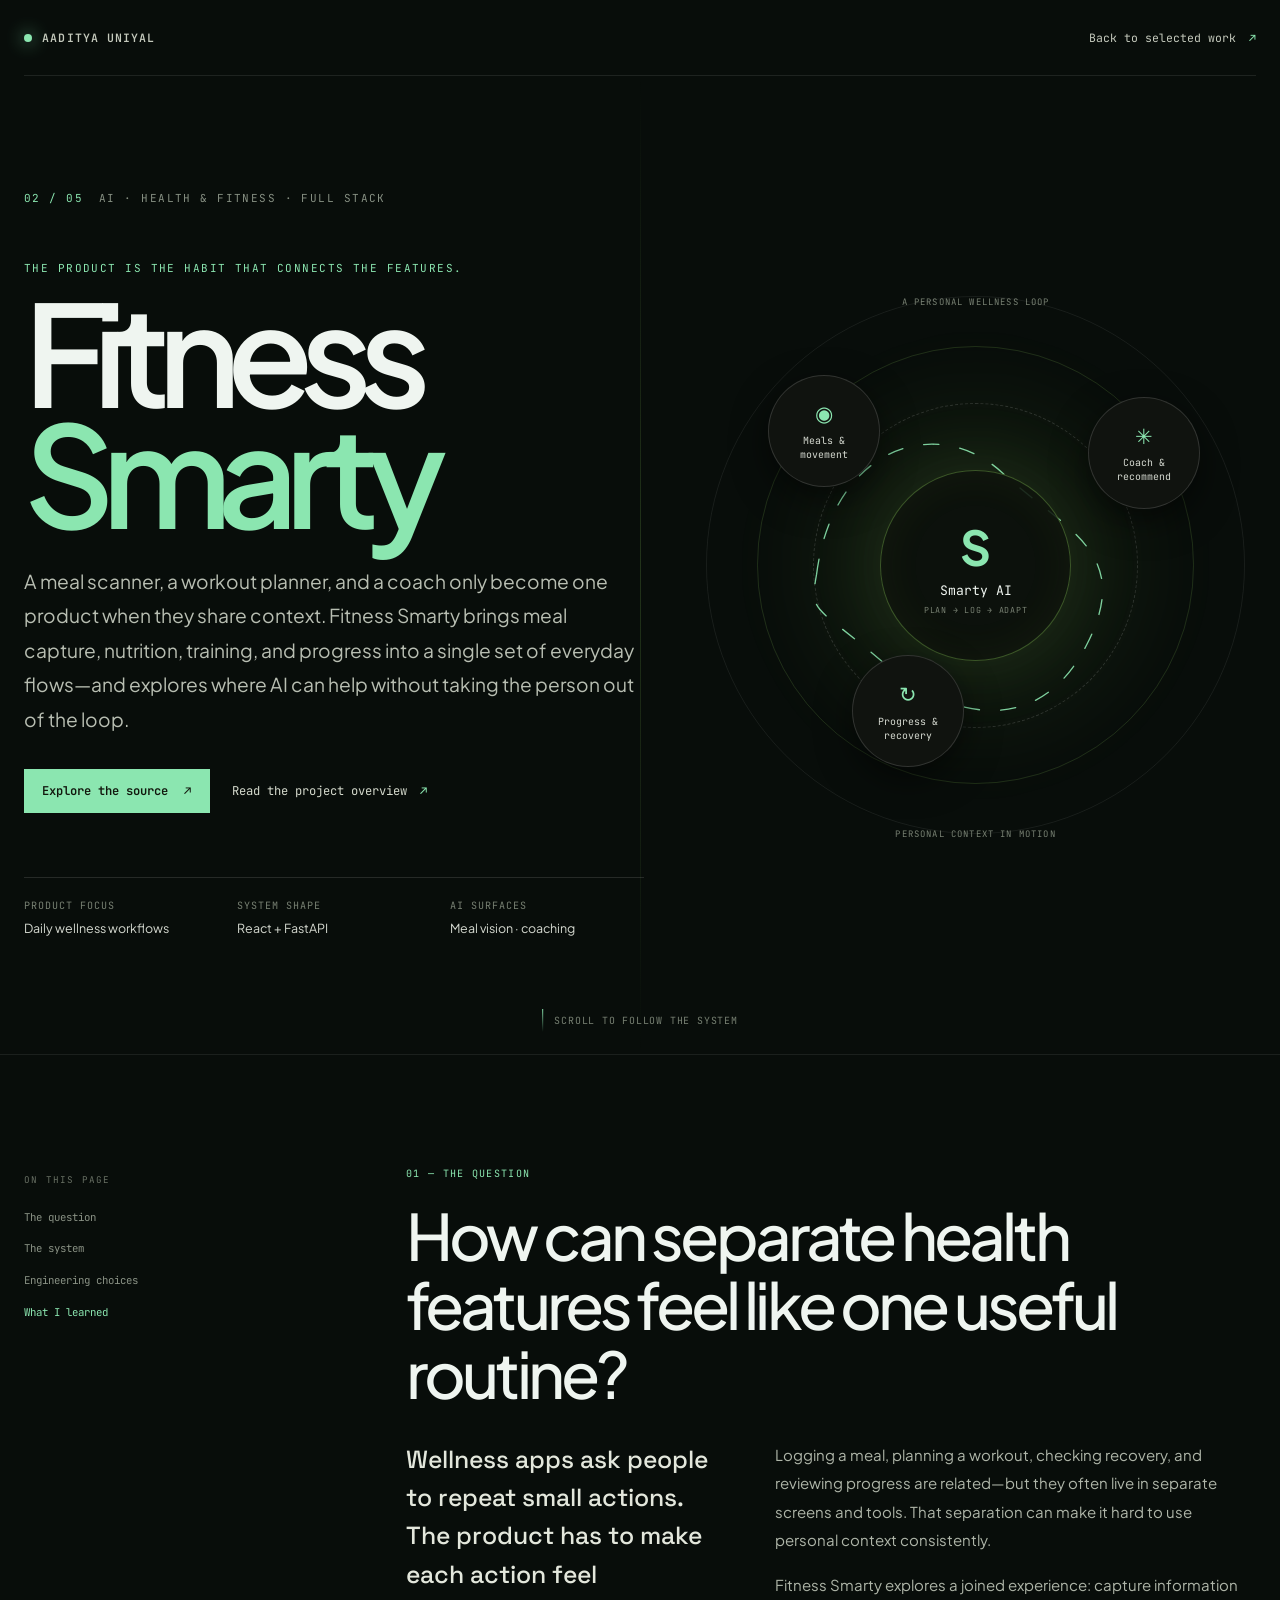
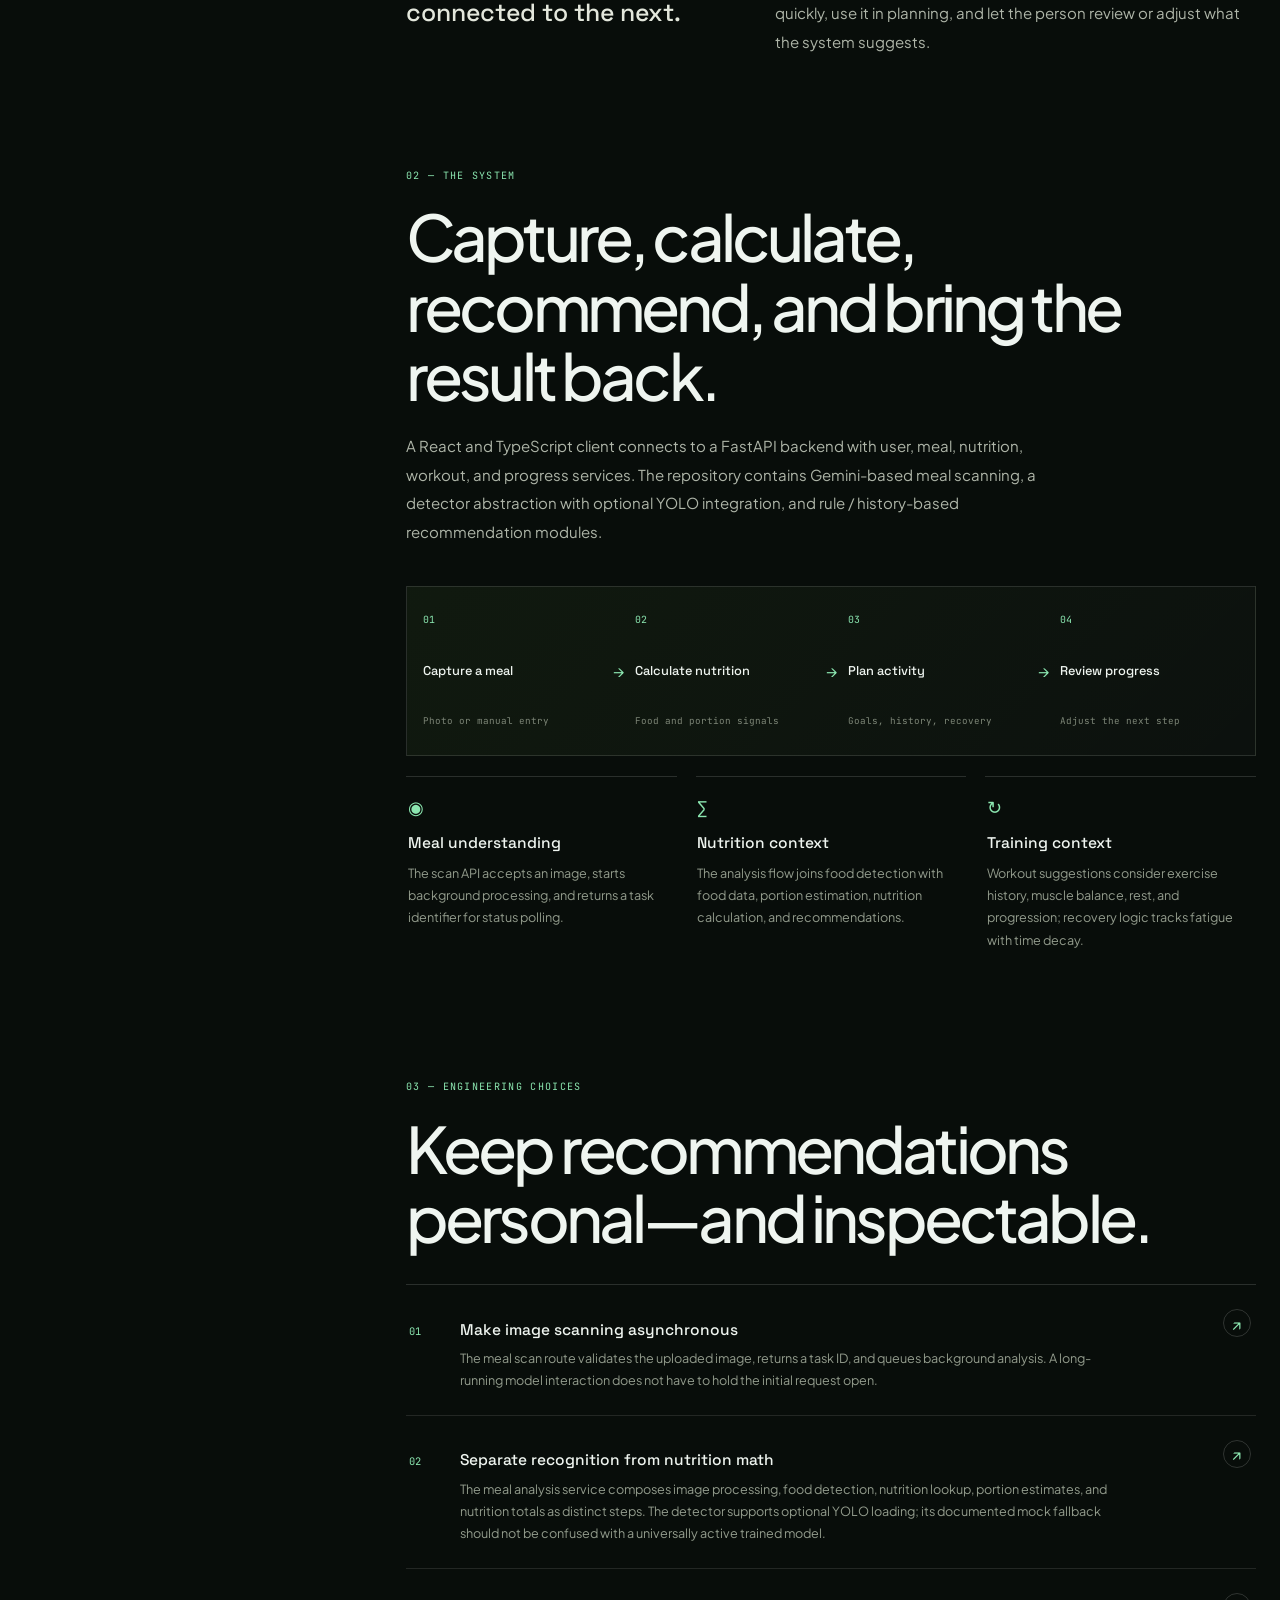
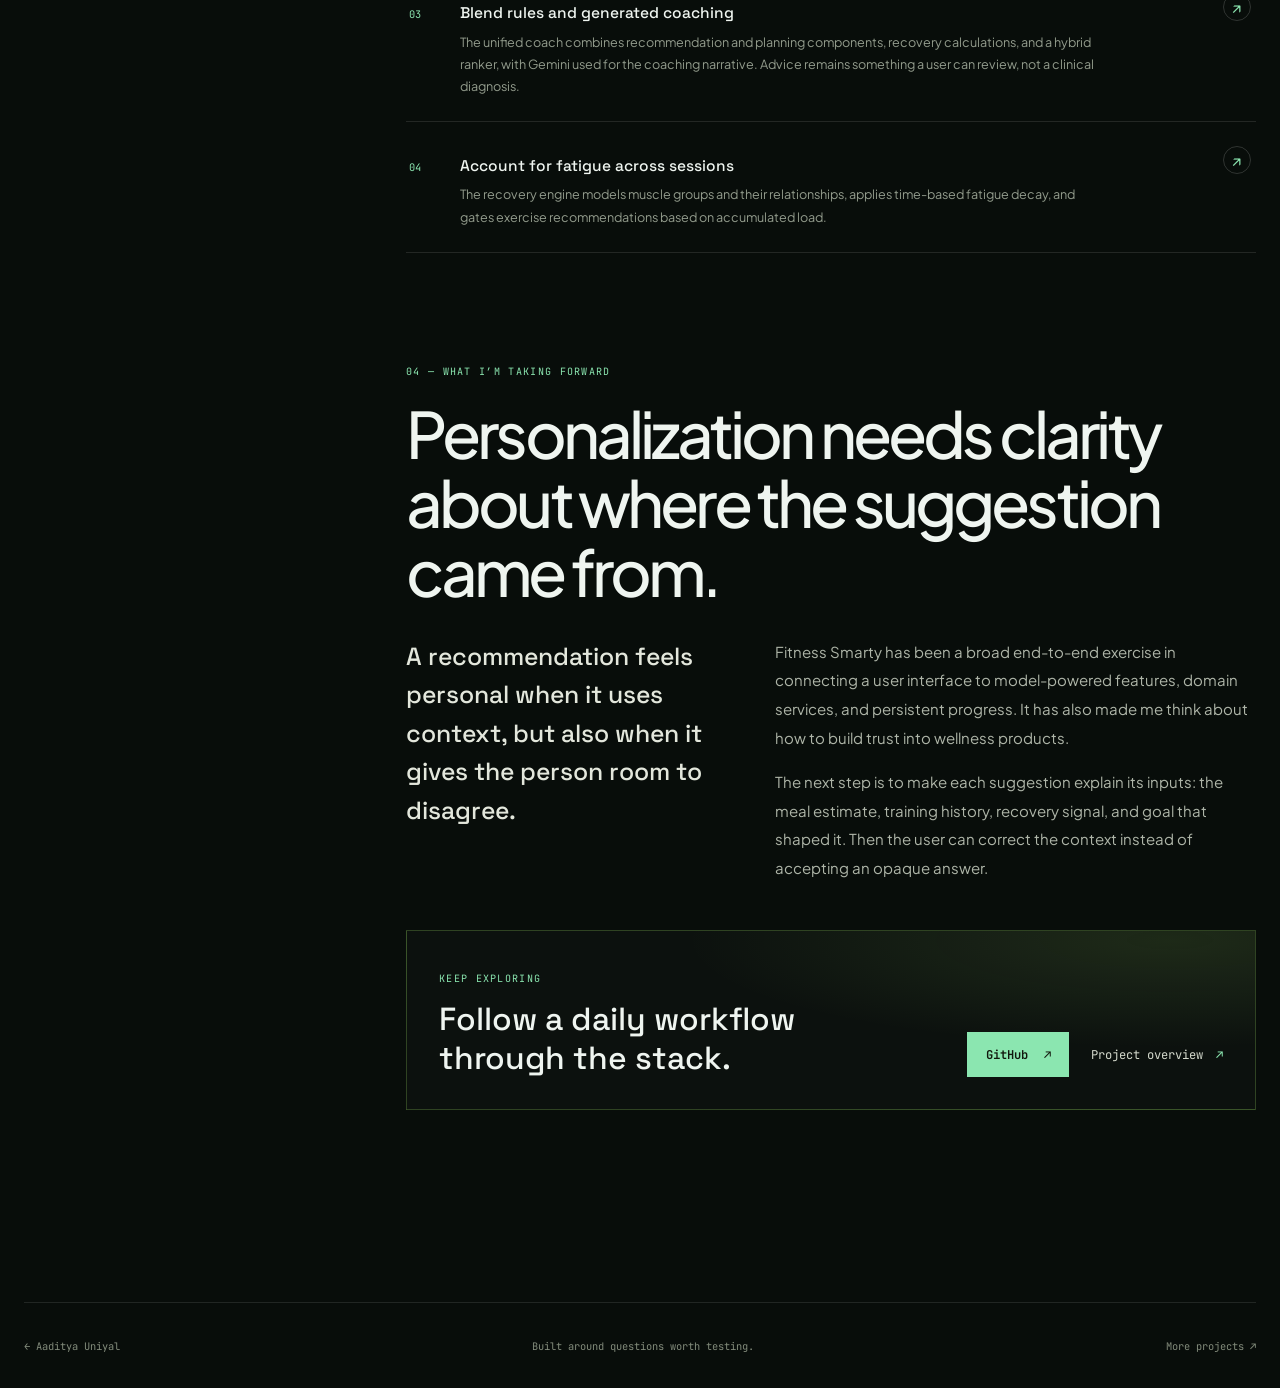
<file: projects/fitness-smarty.html>
<!doctype html>
<html lang="en">
<head>
  <meta charset="utf-8">
  <meta name="viewport" content="width=device-width, initial-scale=1">
  <meta name="description" content="Aaditya Uniyal's Fitness Smarty case study: connecting meal capture, nutrition analysis, coaching, workout history, and progress in a full-stack product.">
  <meta name="theme-color" content="#080d0a">
  <title>Fitness Smarty — Engineering case study by Aaditya Uniyal</title>
  <link rel="preconnect" href="https://fonts.googleapis.com">
  <link rel="preconnect" href="https://fonts.gstatic.com" crossorigin>
  <link href="https://fonts.googleapis.com/css2?family=JetBrains+Mono:wght@400;500;600&family=Plus+Jakarta+Sans:wght@400;500;600;700;800&family=Space+Grotesk:wght@500;600;700&display=swap" rel="stylesheet">
  <link rel="stylesheet" href="project-case.css">
</head>
<body class="smarty-case">
  <div class="reading-progress" aria-hidden="true"></div>
  <header class="case-nav">
    <a class="case-wordmark" href="../index.html" aria-label="Aaditya Uniyal — home"><span></span>AADITYA UNIYAL</a>
    <a href="../index.html#projects">Back to selected work <span aria-hidden="true">↗</span></a>
  </header>

  <main>
    <section class="case-hero" aria-labelledby="case-title">
      <div class="case-hero-copy">
        <p class="case-eyebrow"><span>02 / 05</span><span>AI · Health & fitness · Full stack</span></p>
        <p class="case-overline">The product is the habit that connects the features.</p>
        <h1 id="case-title">Fitness<span> Smarty</span></h1>
        <p class="case-deck">A meal scanner, a workout planner, and a coach only become one product when they share context. Fitness Smarty brings meal capture, nutrition, training, and progress into a single set of everyday flows—and explores where AI can help without taking the person out of the loop.</p>
        <div class="case-actions">
          <a class="case-button" href="https://github.com/AadityaUniyal/Fitness_Smarty" target="_blank" rel="noreferrer">Explore the source <span aria-hidden="true">↗</span></a>
          <a class="case-text-link" href="https://github.com/AadityaUniyal/Fitness_Smarty#readme" target="_blank" rel="noreferrer">Read the project overview <span aria-hidden="true">↗</span></a>
        </div>
        <dl class="case-facts">
          <div><dt>Product focus</dt><dd>Daily wellness workflows</dd></div>
          <div><dt>System shape</dt><dd>React + FastAPI</dd></div>
          <div><dt>AI surfaces</dt><dd>Meal vision · coaching</dd></div>
        </dl>
      </div>

      <div class="case-orbit" role="img" aria-label="Diagram: a person’s meal, movement, and progress signals feed personalized coaching and return to an editable daily plan">
        <div class="orbit-label orbit-label-top">A PERSONAL WELLNESS LOOP</div>
        <div class="orbit-ring ring-one"></div><div class="orbit-ring ring-two"></div><div class="orbit-ring ring-three"></div>
        <div class="orbit-node node-browser"><span class="node-icon">◉</span><span>Meals &<br>movement</span></div>
        <div class="orbit-node node-agent"><span class="node-icon">✳</span><span>Coach &<br>recommend</span></div>
        <div class="orbit-node node-evidence"><span class="node-icon">↻</span><span>Progress &<br>recovery</span></div>
        <svg class="orbit-route" viewBox="0 0 600 600" aria-hidden="true"><path d="M119 310 C138 162 258 128 330 194 S480 284 427 389 276 479 196 411 111 355 119 310Z" pathLength="1"/></svg>
        <div class="orbit-center"><span class="center-mark">S</span><span>Smarty AI</span><small>PLAN → LOG → ADAPT</small></div>
        <div class="orbit-label orbit-label-bottom">PERSONAL CONTEXT IN MOTION</div>
      </div>
      <div class="case-scroll-cue" aria-hidden="true"><span></span>Scroll to follow the system</div>
    </section>

    <div class="case-layout">
      <aside class="case-index" aria-label="Case study sections"><span>ON THIS PAGE</span><a href="#question">The question</a><a href="#system">The system</a><a href="#decisions">Engineering choices</a><a href="#reflection">What I learned</a></aside>
      <div class="case-content">
        <section class="case-section reveal" id="question">
          <p class="section-index">01 — THE QUESTION</p><h2>How can separate health features feel like one useful routine?</h2>
          <div class="prose-grid"><p class="prose-lead">Wellness apps ask people to repeat small actions. The product has to make each action feel connected to the next.</p><div><p>Logging a meal, planning a workout, checking recovery, and reviewing progress are related—but they often live in separate screens and tools. That separation can make it hard to use personal context consistently.</p><p>Fitness Smarty explores a joined experience: capture information quickly, use it in planning, and let the person review or adjust what the system suggests.</p></div></div>
        </section>

        <section class="case-section reveal" id="system">
          <p class="section-index">02 — THE SYSTEM</p><h2>Capture, calculate, recommend, and bring the result back.</h2>
          <p class="section-intro">A React and TypeScript client connects to a FastAPI backend with user, meal, nutrition, workout, and progress services. The repository contains Gemini-based meal scanning, a detector abstraction with optional YOLO integration, and rule / history-based recommendation modules.</p>
          <div class="flow-visual" role="img" aria-label="Fitness Smarty daily workflow diagram">
            <div class="flow-step"><span>01</span><b>Capture a meal</b><small>Photo or manual entry</small></div><i aria-hidden="true">→</i>
            <div class="flow-step"><span>02</span><b>Calculate nutrition</b><small>Food and portion signals</small></div><i aria-hidden="true">→</i>
            <div class="flow-step"><span>03</span><b>Plan activity</b><small>Goals, history, recovery</small></div><i aria-hidden="true">→</i>
            <div class="flow-step"><span>04</span><b>Review progress</b><small>Adjust the next step</small></div>
          </div>
          <div class="system-notes"><article><span class="note-symbol">◉</span><h3>Meal understanding</h3><p>The scan API accepts an image, starts background processing, and returns a task identifier for status polling.</p></article><article><span class="note-symbol">∑</span><h3>Nutrition context</h3><p>The analysis flow joins food detection with food data, portion estimation, nutrition calculation, and recommendations.</p></article><article><span class="note-symbol">↻</span><h3>Training context</h3><p>Workout suggestions consider exercise history, muscle balance, rest, and progression; recovery logic tracks fatigue with time decay.</p></article></div>
        </section>

        <section class="case-section reveal" id="decisions">
          <p class="section-index">03 — ENGINEERING CHOICES</p><h2>Keep recommendations personal—and inspectable.</h2>
          <div class="decision-list">
            <article><span>01</span><div><h3>Make image scanning asynchronous</h3><p>The meal scan route validates the uploaded image, returns a task ID, and queues background analysis. A long-running model interaction does not have to hold the initial request open.</p></div><a href="https://github.com/AadityaUniyal/Fitness_Smarty/blob/main/backend/app/meal_scanning_api.py" target="_blank" rel="noreferrer" aria-label="View meal scanning route source">↗</a></article>
            <article><span>02</span><div><h3>Separate recognition from nutrition math</h3><p>The meal analysis service composes image processing, food detection, nutrition lookup, portion estimates, and nutrition totals as distinct steps. The detector supports optional YOLO loading; its documented mock fallback should not be confused with a universally active trained model.</p></div><a href="https://github.com/AadityaUniyal/Fitness_Smarty/blob/main/backend/app/meal_analysis_service.py" target="_blank" rel="noreferrer" aria-label="View meal analysis service source">↗</a></article>
            <article><span>03</span><div><h3>Blend rules and generated coaching</h3><p>The unified coach combines recommendation and planning components, recovery calculations, and a hybrid ranker, with Gemini used for the coaching narrative. Advice remains something a user can review, not a clinical diagnosis.</p></div><a href="https://github.com/AadityaUniyal/Fitness_Smarty/blob/main/backend/app/unified_coach_service.py" target="_blank" rel="noreferrer" aria-label="View unified coach source">↗</a></article>
            <article><span>04</span><div><h3>Account for fatigue across sessions</h3><p>The recovery engine models muscle groups and their relationships, applies time-based fatigue decay, and gates exercise recommendations based on accumulated load.</p></div><a href="https://github.com/AadityaUniyal/Fitness_Smarty/blob/main/backend/app/recovery_engine.py" target="_blank" rel="noreferrer" aria-label="View recovery engine source">↗</a></article>
          </div>
        </section>

        <section class="case-section reveal" id="reflection">
          <p class="section-index">04 — WHAT I’M TAKING FORWARD</p><h2>Personalization needs clarity about where the suggestion came from.</h2>
          <div class="prose-grid"><p class="prose-lead">A recommendation feels personal when it uses context, but also when it gives the person room to disagree.</p><div><p>Fitness Smarty has been a broad end-to-end exercise in connecting a user interface to model-powered features, domain services, and persistent progress. It has also made me think about how to build trust into wellness products.</p><p>The next step is to make each suggestion explain its inputs: the meal estimate, training history, recovery signal, and goal that shaped it. Then the user can correct the context instead of accepting an opaque answer.</p></div></div>
          <div class="case-cta"><div><span class="section-index">KEEP EXPLORING</span><h3>Follow a daily workflow through the stack.</h3></div><div class="case-actions"><a class="case-button" href="https://github.com/AadityaUniyal/Fitness_Smarty" target="_blank" rel="noreferrer">GitHub <span aria-hidden="true">↗</span></a><a class="case-text-link" href="https://github.com/AadityaUniyal/Fitness_Smarty#readme" target="_blank" rel="noreferrer">Project overview <span aria-hidden="true">↗</span></a></div></div>
        </section>
      </div>
    </div>
  </main>
  <footer class="case-footer"><a href="../index.html">← Aaditya Uniyal</a><span>Built around questions worth testing.</span><a href="../index.html#projects">More projects ↗</a></footer>
  <script src="project-case.js"></script>
</body>
</html>
</file>
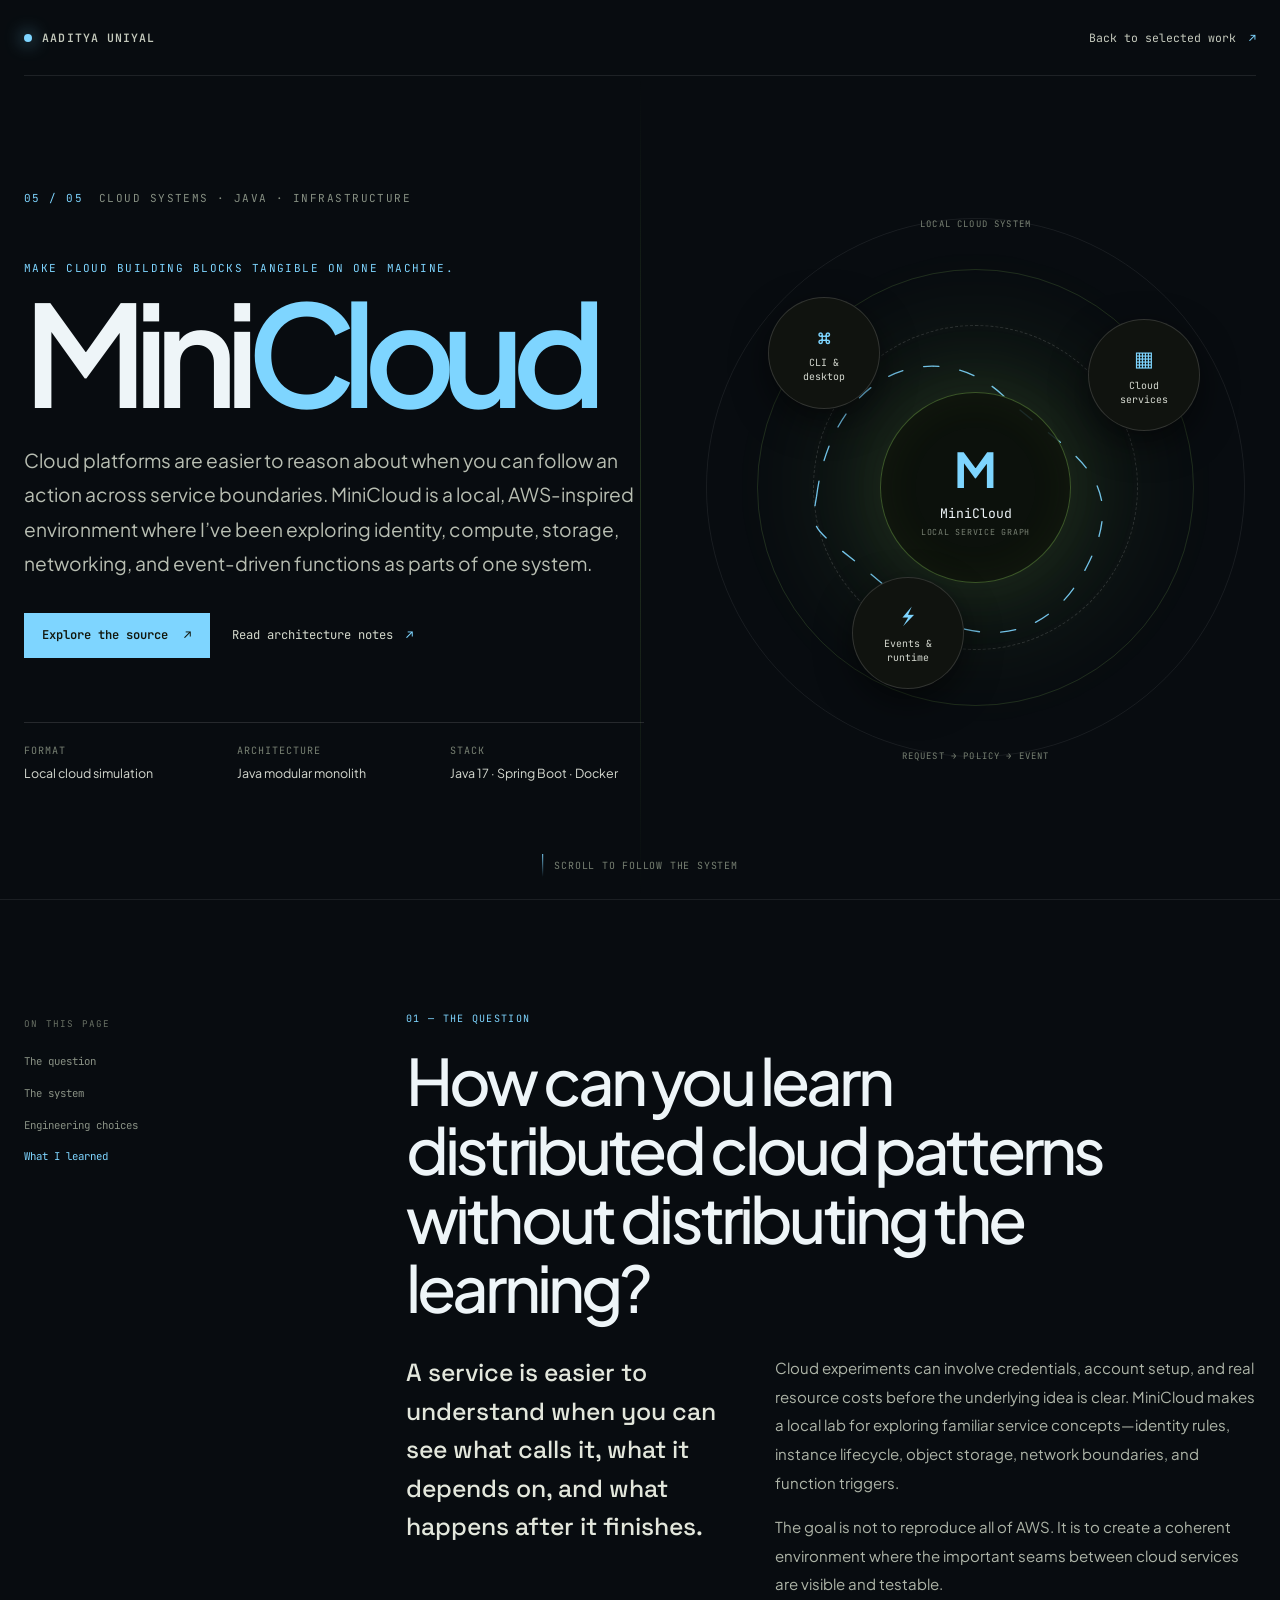
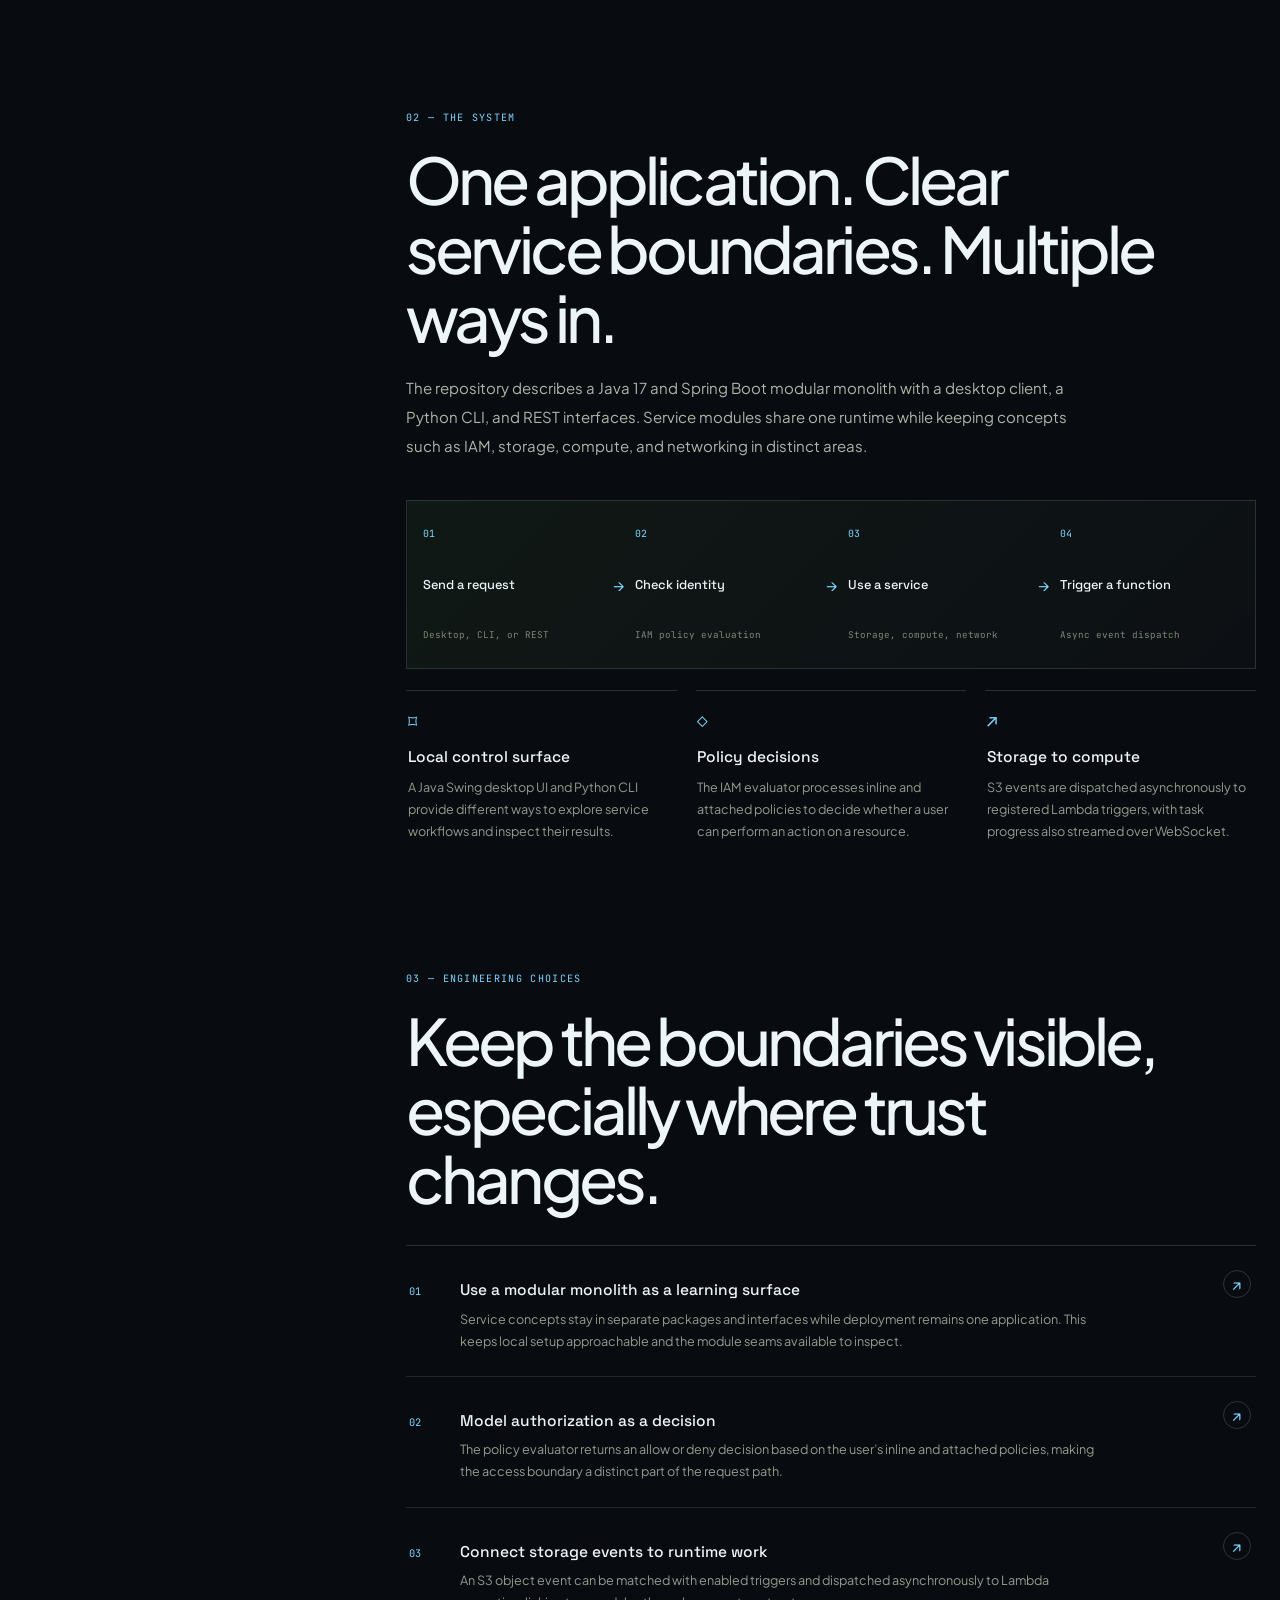
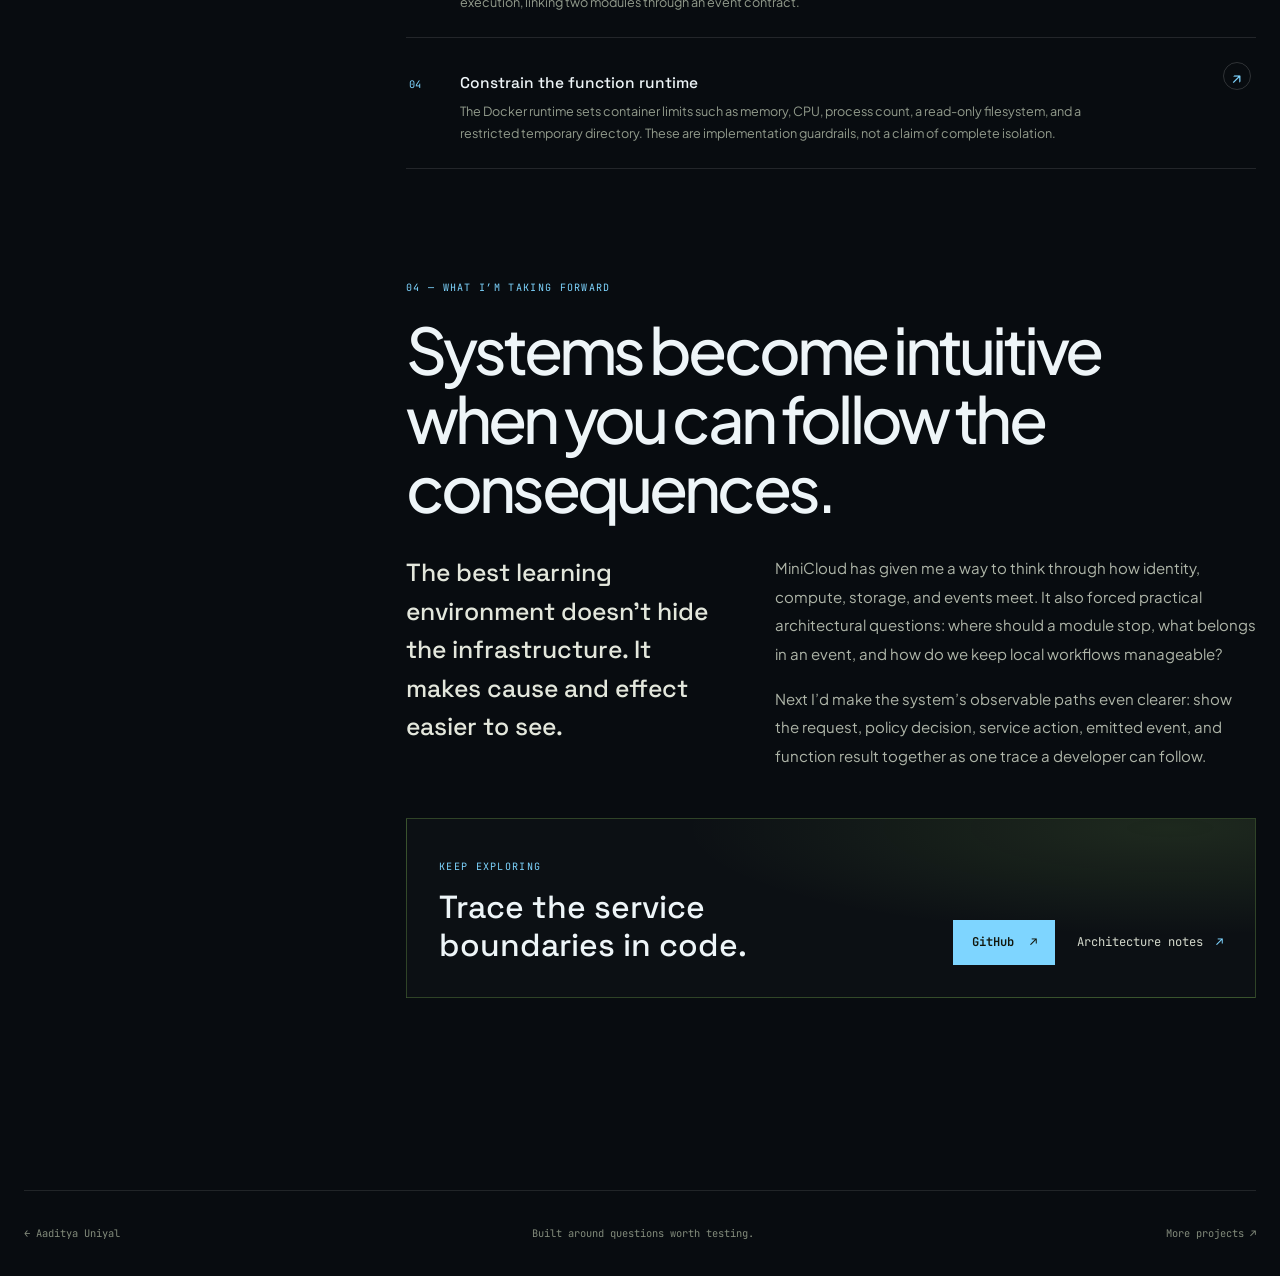
<file: projects/mini-aws.html>
<!doctype html>
<html lang="en">
<head>
  <meta charset="utf-8">
  <meta name="viewport" content="width=device-width, initial-scale=1">
  <meta name="description" content="Aaditya Uniyal's MiniCloud case study: a local AWS-inspired platform exploring service boundaries, IAM, event-driven Lambda execution, and a modular monolith architecture.">
  <meta name="theme-color" content="#080c10">
  <title>MiniCloud — Engineering case study by Aaditya Uniyal</title>
  <link rel="preconnect" href="https://fonts.googleapis.com">
  <link rel="preconnect" href="https://fonts.gstatic.com" crossorigin>
  <link href="https://fonts.googleapis.com/css2?family=JetBrains+Mono:wght@400;500;600&family=Plus+Jakarta+Sans:wght@400;500;600;700;800&family=Space+Grotesk:wght@500;600;700&display=swap" rel="stylesheet">
  <link rel="stylesheet" href="project-case.css">
</head>
<body class="minicloud-case">
  <div class="reading-progress" aria-hidden="true"></div>
  <header class="case-nav">
    <a class="case-wordmark" href="../index.html" aria-label="Aaditya Uniyal — home"><span></span>AADITYA UNIYAL</a>
    <a href="../index.html#projects">Back to selected work <span aria-hidden="true">↗</span></a>
  </header>

  <main>
    <section class="case-hero" aria-labelledby="case-title">
      <div class="case-hero-copy">
        <p class="case-eyebrow"><span>05 / 05</span><span>Cloud systems · Java · Infrastructure</span></p>
        <p class="case-overline">Make cloud building blocks tangible on one machine.</p>
        <h1 id="case-title">Mini<span>Cloud</span></h1>
        <p class="case-deck">Cloud platforms are easier to reason about when you can follow an action across service boundaries. MiniCloud is a local, AWS-inspired environment where I’ve been exploring identity, compute, storage, networking, and event-driven functions as parts of one system.</p>
        <div class="case-actions">
          <a class="case-button" href="https://github.com/AadityaUniyal/Mini-AWS" target="_blank" rel="noreferrer">Explore the source <span aria-hidden="true">↗</span></a>
          <a class="case-text-link" href="https://github.com/AadityaUniyal/Mini-AWS/blob/main/docs/ARCHITECTURE.md" target="_blank" rel="noreferrer">Read architecture notes <span aria-hidden="true">↗</span></a>
        </div>
        <dl class="case-facts">
          <div><dt>Format</dt><dd>Local cloud simulation</dd></div>
          <div><dt>Architecture</dt><dd>Java modular monolith</dd></div>
          <div><dt>Stack</dt><dd>Java 17 · Spring Boot · Docker</dd></div>
        </dl>
      </div>

      <div class="case-orbit" role="img" aria-label="Diagram: clients use IAM-governed cloud service modules, where storage events can dispatch work to a Lambda runtime">
        <div class="orbit-label orbit-label-top">LOCAL CLOUD SYSTEM</div>
        <div class="orbit-ring ring-one"></div><div class="orbit-ring ring-two"></div><div class="orbit-ring ring-three"></div>
        <div class="orbit-node node-browser"><span class="node-icon">⌘</span><span>CLI &<br>desktop</span></div>
        <div class="orbit-node node-agent"><span class="node-icon">▦</span><span>Cloud<br>services</span></div>
        <div class="orbit-node node-evidence"><span class="node-icon">⚡</span><span>Events &<br>runtime</span></div>
        <svg class="orbit-route" viewBox="0 0 600 600" aria-hidden="true"><path d="M119 310 C138 162 258 128 330 194 S480 284 427 389 276 479 196 411 111 355 119 310Z" pathLength="1"/></svg>
        <div class="orbit-center"><span class="center-mark">M</span><span>MiniCloud</span><small>LOCAL SERVICE GRAPH</small></div>
        <div class="orbit-label orbit-label-bottom">REQUEST → POLICY → EVENT</div>
      </div>
      <div class="case-scroll-cue" aria-hidden="true"><span></span>Scroll to follow the system</div>
    </section>

    <div class="case-layout">
      <aside class="case-index" aria-label="Case study sections"><span>ON THIS PAGE</span><a href="#question">The question</a><a href="#system">The system</a><a href="#decisions">Engineering choices</a><a href="#reflection">What I learned</a></aside>
      <div class="case-content">
        <section class="case-section reveal" id="question">
          <p class="section-index">01 — THE QUESTION</p><h2>How can you learn distributed cloud patterns without distributing the learning?</h2>
          <div class="prose-grid"><p class="prose-lead">A service is easier to understand when you can see what calls it, what it depends on, and what happens after it finishes.</p><div><p>Cloud experiments can involve credentials, account setup, and real resource costs before the underlying idea is clear. MiniCloud makes a local lab for exploring familiar service concepts—identity rules, instance lifecycle, object storage, network boundaries, and function triggers.</p><p>The goal is not to reproduce all of AWS. It is to create a coherent environment where the important seams between cloud services are visible and testable.</p></div></div>
        </section>

        <section class="case-section reveal" id="system">
          <p class="section-index">02 — THE SYSTEM</p><h2>One application. Clear service boundaries. Multiple ways in.</h2>
          <p class="section-intro">The repository describes a Java 17 and Spring Boot modular monolith with a desktop client, a Python CLI, and REST interfaces. Service modules share one runtime while keeping concepts such as IAM, storage, compute, and networking in distinct areas.</p>
          <div class="flow-visual" role="img" aria-label="MiniCloud event flow diagram">
            <div class="flow-step"><span>01</span><b>Send a request</b><small>Desktop, CLI, or REST</small></div><i aria-hidden="true">→</i>
            <div class="flow-step"><span>02</span><b>Check identity</b><small>IAM policy evaluation</small></div><i aria-hidden="true">→</i>
            <div class="flow-step"><span>03</span><b>Use a service</b><small>Storage, compute, network</small></div><i aria-hidden="true">→</i>
            <div class="flow-step"><span>04</span><b>Trigger a function</b><small>Async event dispatch</small></div>
          </div>
          <div class="system-notes"><article><span class="note-symbol">⌑</span><h3>Local control surface</h3><p>A Java Swing desktop UI and Python CLI provide different ways to explore service workflows and inspect their results.</p></article><article><span class="note-symbol">◇</span><h3>Policy decisions</h3><p>The IAM evaluator processes inline and attached policies to decide whether a user can perform an action on a resource.</p></article><article><span class="note-symbol">↗</span><h3>Storage to compute</h3><p>S3 events are dispatched asynchronously to registered Lambda triggers, with task progress also streamed over WebSocket.</p></article></div>
        </section>

        <section class="case-section reveal" id="decisions">
          <p class="section-index">03 — ENGINEERING CHOICES</p><h2>Keep the boundaries visible, especially where trust changes.</h2>
          <div class="decision-list">
            <article><span>01</span><div><h3>Use a modular monolith as a learning surface</h3><p>Service concepts stay in separate packages and interfaces while deployment remains one application. This keeps local setup approachable and the module seams available to inspect.</p></div><a href="https://github.com/AadityaUniyal/Mini-AWS/blob/main/docs/ARCHITECTURE.md" target="_blank" rel="noreferrer" aria-label="View architecture notes">↗</a></article>
            <article><span>02</span><div><h3>Model authorization as a decision</h3><p>The policy evaluator returns an allow or deny decision based on the user’s inline and attached policies, making the access boundary a distinct part of the request path.</p></div><a href="https://github.com/AadityaUniyal/Mini-AWS/blob/main/minicloud-api/src/main/java/com/minicloud/api/iam/PolicyEvaluator.java" target="_blank" rel="noreferrer" aria-label="View IAM policy evaluator source">↗</a></article>
            <article><span>03</span><div><h3>Connect storage events to runtime work</h3><p>An S3 object event can be matched with enabled triggers and dispatched asynchronously to Lambda execution, linking two modules through an event contract.</p></div><a href="https://github.com/AadityaUniyal/Mini-AWS/blob/main/minicloud-api/src/main/java/com/minicloud/api/storage/S3TriggerDispatcher.java" target="_blank" rel="noreferrer" aria-label="View S3 trigger dispatcher source">↗</a></article>
            <article><span>04</span><div><h3>Constrain the function runtime</h3><p>The Docker runtime sets container limits such as memory, CPU, process count, a read-only filesystem, and a restricted temporary directory. These are implementation guardrails, not a claim of complete isolation.</p></div><a href="https://github.com/AadityaUniyal/Mini-AWS/blob/main/minicloud-api/src/main/java/com/minicloud/api/lambda/runtime/DockerLambdaRuntime.java" target="_blank" rel="noreferrer" aria-label="View Docker Lambda runtime source">↗</a></article>
          </div>
        </section>

        <section class="case-section reveal" id="reflection">
          <p class="section-index">04 — WHAT I’M TAKING FORWARD</p><h2>Systems become intuitive when you can follow the consequences.</h2>
          <div class="prose-grid"><p class="prose-lead">The best learning environment doesn’t hide the infrastructure. It makes cause and effect easier to see.</p><div><p>MiniCloud has given me a way to think through how identity, compute, storage, and events meet. It also forced practical architectural questions: where should a module stop, what belongs in an event, and how do we keep local workflows manageable?</p><p>Next I’d make the system’s observable paths even clearer: show the request, policy decision, service action, emitted event, and function result together as one trace a developer can follow.</p></div></div>
          <div class="case-cta"><div><span class="section-index">KEEP EXPLORING</span><h3>Trace the service boundaries in code.</h3></div><div class="case-actions"><a class="case-button" href="https://github.com/AadityaUniyal/Mini-AWS" target="_blank" rel="noreferrer">GitHub <span aria-hidden="true">↗</span></a><a class="case-text-link" href="https://github.com/AadityaUniyal/Mini-AWS/blob/main/docs/ARCHITECTURE.md" target="_blank" rel="noreferrer">Architecture notes <span aria-hidden="true">↗</span></a></div></div>
        </section>
      </div>
    </div>
  </main>
  <footer class="case-footer"><a href="../index.html">← Aaditya Uniyal</a><span>Built around questions worth testing.</span><a href="../index.html#projects">More projects ↗</a></footer>
  <script src="project-case.js"></script>
</body>
</html>
</file>
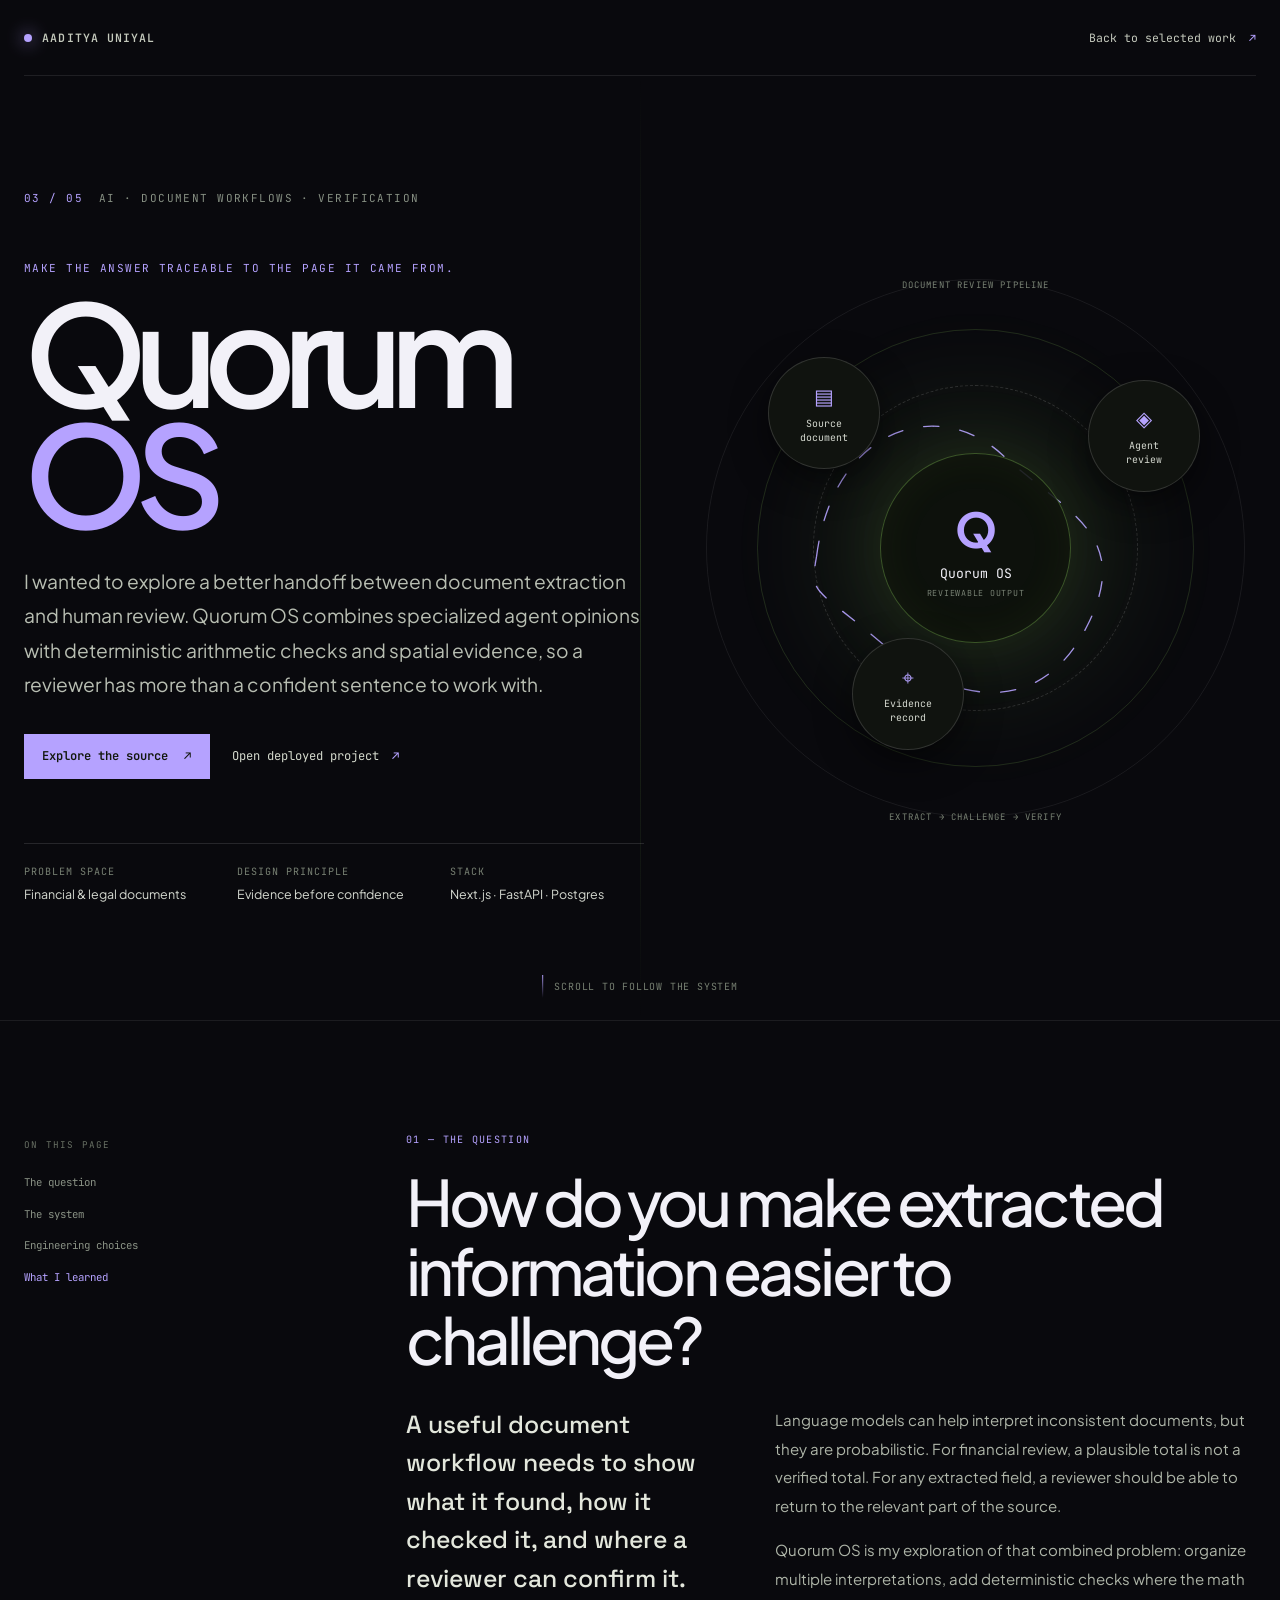
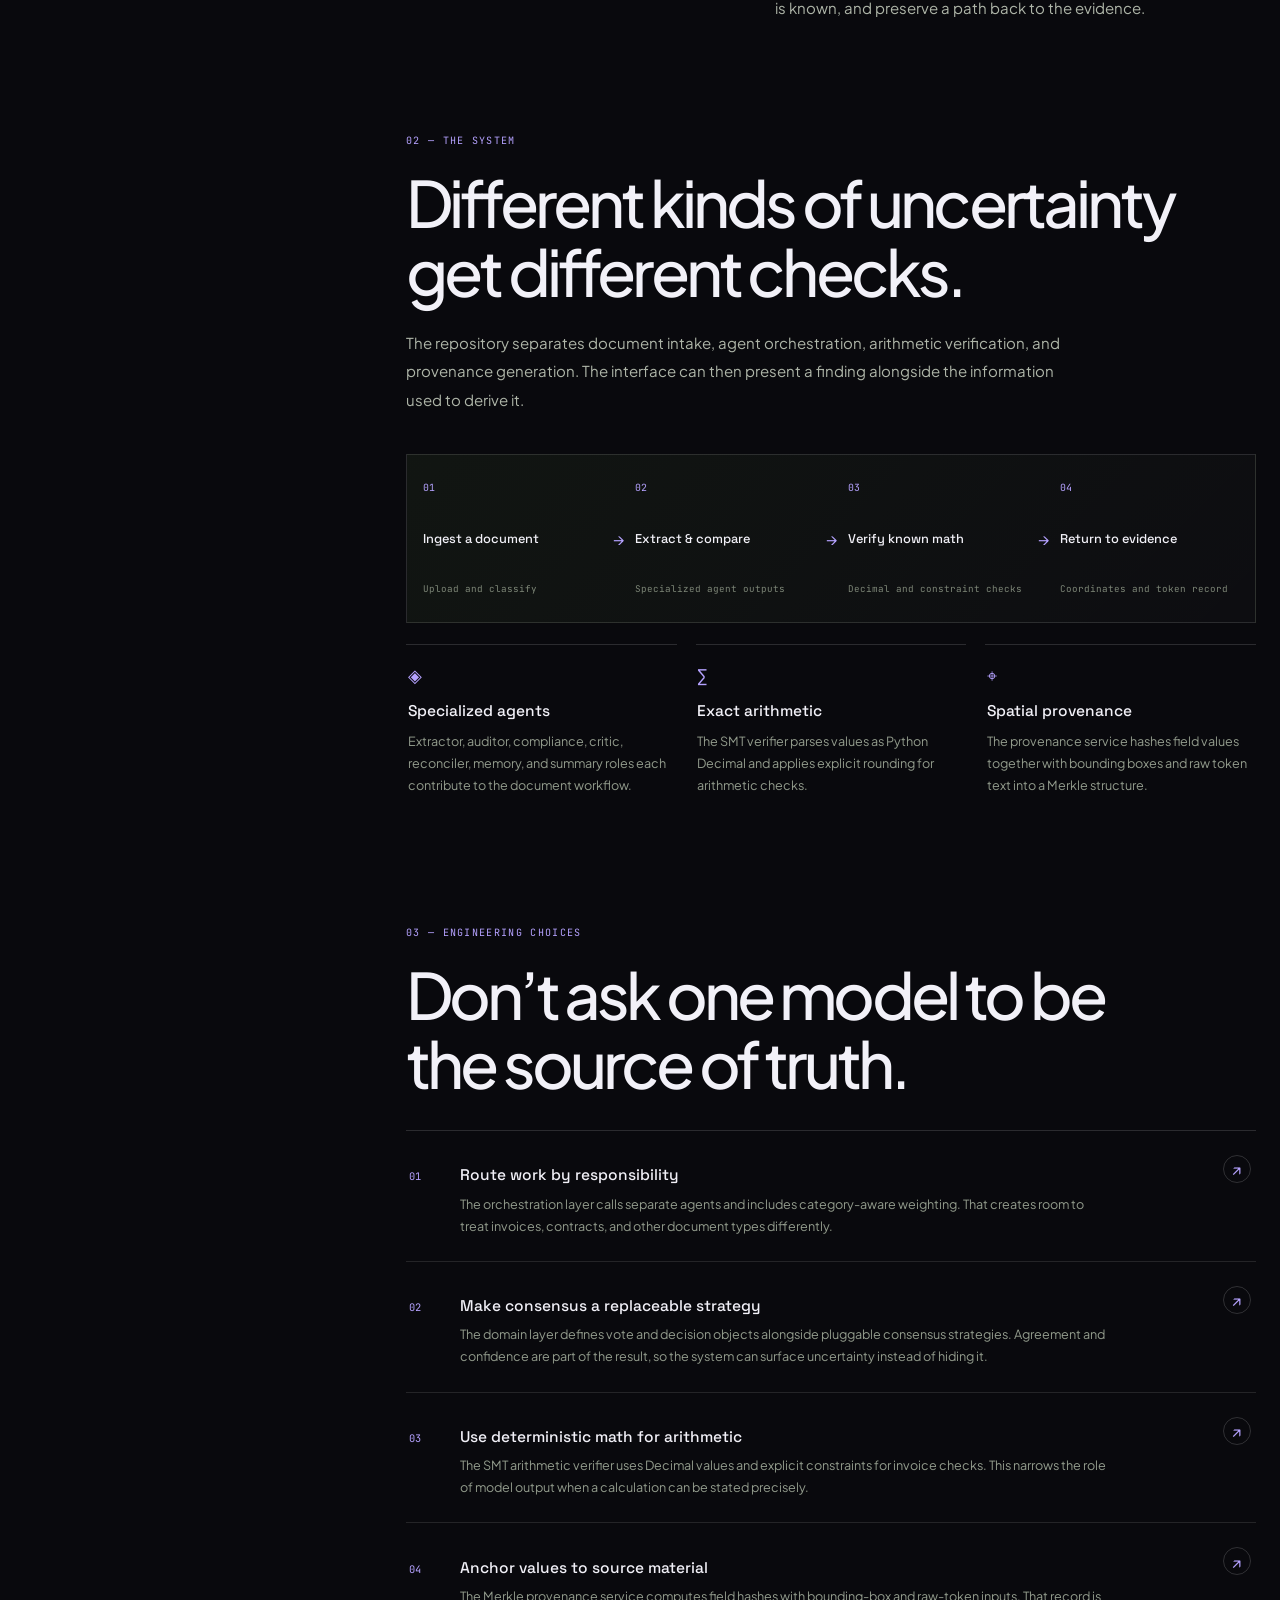
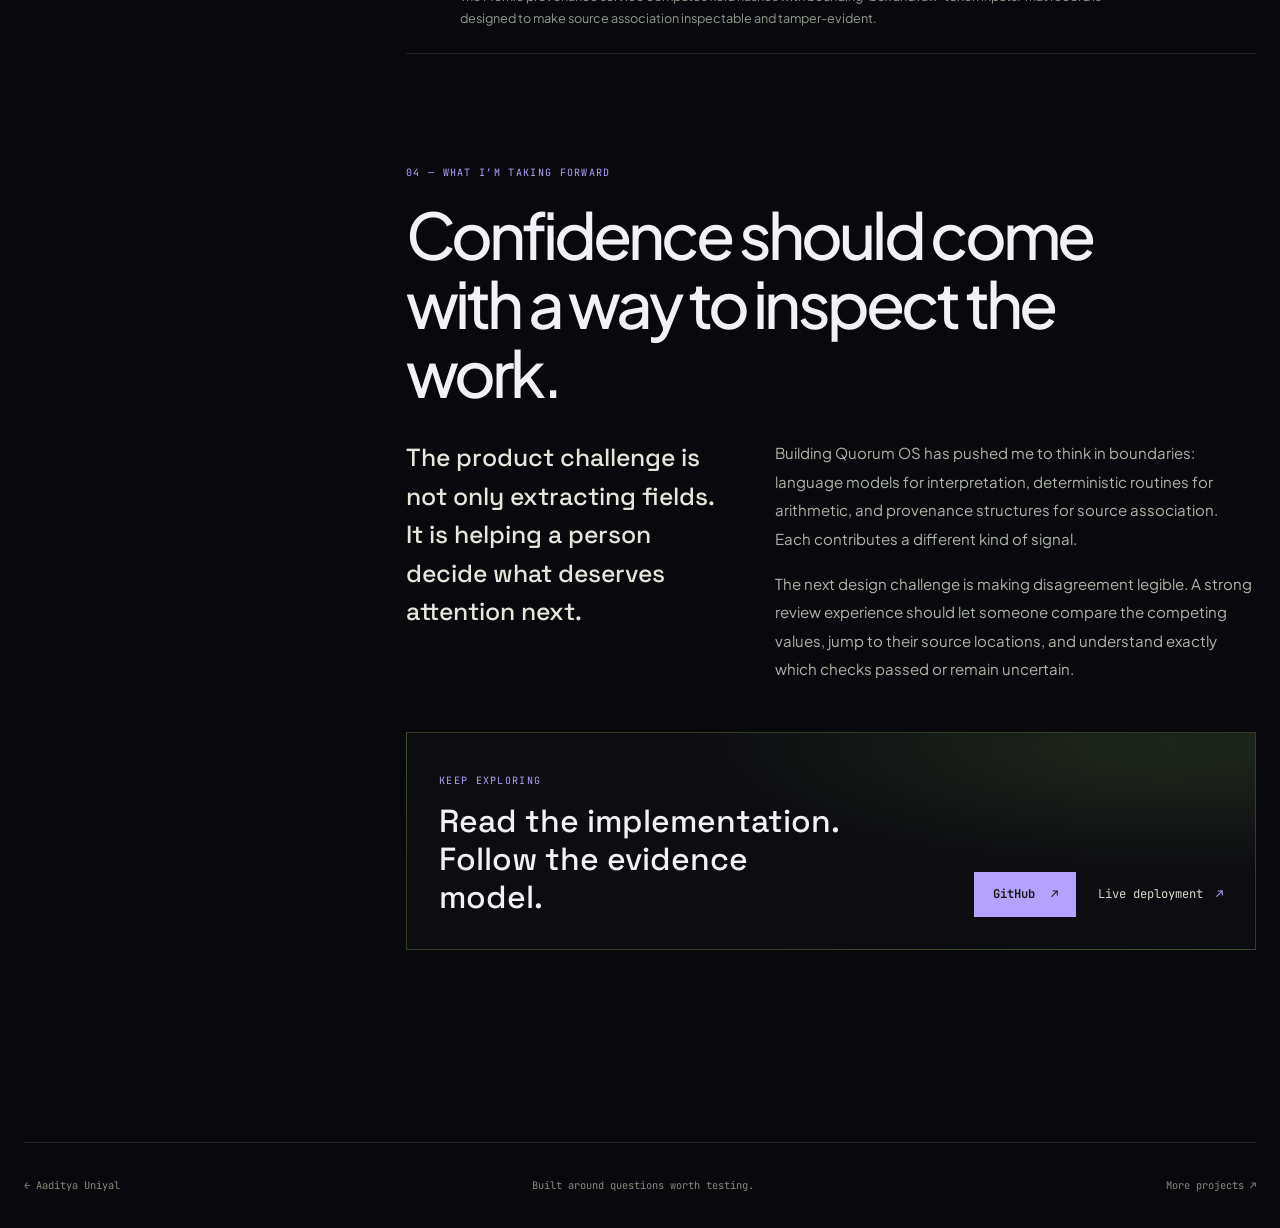
<file: projects/quorum.html>
<!doctype html>
<html lang="en">
<head>
  <meta charset="utf-8">
  <meta name="viewport" content="width=device-width, initial-scale=1">
  <meta name="description" content="Aaditya Uniyal's Quorum OS case study: a document review workflow combining specialized agents, deterministic arithmetic checks, and source-linked evidence.">
  <meta name="theme-color" content="#09090d">
  <title>Quorum OS — Engineering case study by Aaditya Uniyal</title>
  <link rel="preconnect" href="https://fonts.googleapis.com">
  <link rel="preconnect" href="https://fonts.gstatic.com" crossorigin>
  <link href="https://fonts.googleapis.com/css2?family=JetBrains+Mono:wght@400;500;600&family=Plus+Jakarta+Sans:wght@400;500;600;700;800&family=Space+Grotesk:wght@500;600;700&display=swap" rel="stylesheet">
  <link rel="stylesheet" href="project-case.css">
</head>
<body class="quorum-case">
  <div class="reading-progress" aria-hidden="true"></div>
  <header class="case-nav">
    <a class="case-wordmark" href="../index.html" aria-label="Aaditya Uniyal — home"><span></span>AADITYA UNIYAL</a>
    <a href="../index.html#projects">Back to selected work <span aria-hidden="true">↗</span></a>
  </header>

  <main>
    <section class="case-hero" aria-labelledby="case-title">
      <div class="case-hero-copy">
        <p class="case-eyebrow"><span>03 / 05</span><span>AI · Document workflows · Verification</span></p>
        <p class="case-overline">Make the answer traceable to the page it came from.</p>
        <h1 id="case-title">Quorum<span> OS</span></h1>
        <p class="case-deck">I wanted to explore a better handoff between document extraction and human review. Quorum OS combines specialized agent opinions with deterministic arithmetic checks and spatial evidence, so a reviewer has more than a confident sentence to work with.</p>
        <div class="case-actions">
          <a class="case-button" href="https://github.com/AadityaUniyal/Quorum-" target="_blank" rel="noreferrer">Explore the source <span aria-hidden="true">↗</span></a>
          <a class="case-text-link" href="https://quorum-os.vercel.app" target="_blank" rel="noreferrer">Open deployed project <span aria-hidden="true">↗</span></a>
        </div>
        <dl class="case-facts">
          <div><dt>Problem space</dt><dd>Financial & legal documents</dd></div>
          <div><dt>Design principle</dt><dd>Evidence before confidence</dd></div>
          <div><dt>Stack</dt><dd>Next.js · FastAPI · Postgres</dd></div>
        </dl>
      </div>

      <div class="case-orbit quorum-orbit" role="img" aria-label="Diagram: extracted document fields flow through specialized agents, exact arithmetic checks, and a spatial evidence record for human review">
        <div class="orbit-label orbit-label-top">DOCUMENT REVIEW PIPELINE</div>
        <div class="orbit-ring ring-one"></div><div class="orbit-ring ring-two"></div><div class="orbit-ring ring-three"></div>
        <div class="orbit-node node-browser"><span class="node-icon">▤</span><span>Source<br>document</span></div>
        <div class="orbit-node node-agent"><span class="node-icon">◈</span><span>Agent<br>review</span></div>
        <div class="orbit-node node-evidence"><span class="node-icon">⌖</span><span>Evidence<br>record</span></div>
        <svg class="orbit-route" viewBox="0 0 600 600" aria-hidden="true"><path d="M119 310 C138 162 258 128 330 194 S480 284 427 389 276 479 196 411 111 355 119 310Z" pathLength="1"/></svg>
        <div class="orbit-center"><span class="center-mark">Q</span><span>Quorum OS</span><small>REVIEWABLE OUTPUT</small></div>
        <div class="orbit-label orbit-label-bottom">EXTRACT → CHALLENGE → VERIFY</div>
      </div>
      <div class="case-scroll-cue" aria-hidden="true"><span></span>Scroll to follow the system</div>
    </section>

    <div class="case-layout">
      <aside class="case-index" aria-label="Case study sections"><span>ON THIS PAGE</span><a href="#question">The question</a><a href="#system">The system</a><a href="#decisions">Engineering choices</a><a href="#reflection">What I learned</a></aside>
      <div class="case-content">
        <section class="case-section reveal" id="question">
          <p class="section-index">01 — THE QUESTION</p><h2>How do you make extracted information easier to challenge?</h2>
          <div class="prose-grid"><p class="prose-lead">A useful document workflow needs to show what it found, how it checked it, and where a reviewer can confirm it.</p><div><p>Language models can help interpret inconsistent documents, but they are probabilistic. For financial review, a plausible total is not a verified total. For any extracted field, a reviewer should be able to return to the relevant part of the source.</p><p>Quorum OS is my exploration of that combined problem: organize multiple interpretations, add deterministic checks where the math is known, and preserve a path back to the evidence.</p></div></div>
        </section>

        <section class="case-section reveal" id="system">
          <p class="section-index">02 — THE SYSTEM</p><h2>Different kinds of uncertainty get different checks.</h2>
          <p class="section-intro">The repository separates document intake, agent orchestration, arithmetic verification, and provenance generation. The interface can then present a finding alongside the information used to derive it.</p>
          <div class="flow-visual" role="img" aria-label="Document review flow diagram">
            <div class="flow-step"><span>01</span><b>Ingest a document</b><small>Upload and classify</small></div><i aria-hidden="true">→</i>
            <div class="flow-step"><span>02</span><b>Extract & compare</b><small>Specialized agent outputs</small></div><i aria-hidden="true">→</i>
            <div class="flow-step"><span>03</span><b>Verify known math</b><small>Decimal and constraint checks</small></div><i aria-hidden="true">→</i>
            <div class="flow-step"><span>04</span><b>Return to evidence</b><small>Coordinates and token record</small></div>
          </div>
          <div class="system-notes"><article><span class="note-symbol">◈</span><h3>Specialized agents</h3><p>Extractor, auditor, compliance, critic, reconciler, memory, and summary roles each contribute to the document workflow.</p></article><article><span class="note-symbol">∑</span><h3>Exact arithmetic</h3><p>The SMT verifier parses values as Python Decimal and applies explicit rounding for arithmetic checks.</p></article><article><span class="note-symbol">⌖</span><h3>Spatial provenance</h3><p>The provenance service hashes field values together with bounding boxes and raw token text into a Merkle structure.</p></article></div>
        </section>

        <section class="case-section reveal" id="decisions">
          <p class="section-index">03 — ENGINEERING CHOICES</p><h2>Don’t ask one model to be the source of truth.</h2>
          <div class="decision-list">
            <article><span>01</span><div><h3>Route work by responsibility</h3><p>The orchestration layer calls separate agents and includes category-aware weighting. That creates room to treat invoices, contracts, and other document types differently.</p></div><a href="https://github.com/AadityaUniyal/Quorum-/blob/main/backend/app/agents/consensus.py" target="_blank" rel="noreferrer" aria-label="View agent orchestration source">↗</a></article>
            <article><span>02</span><div><h3>Make consensus a replaceable strategy</h3><p>The domain layer defines vote and decision objects alongside pluggable consensus strategies. Agreement and confidence are part of the result, so the system can surface uncertainty instead of hiding it.</p></div><a href="https://github.com/AadityaUniyal/Quorum-/blob/main/backend/app/domain/consensus_engine.py" target="_blank" rel="noreferrer" aria-label="View consensus engine source">↗</a></article>
            <article><span>03</span><div><h3>Use deterministic math for arithmetic</h3><p>The SMT arithmetic verifier uses Decimal values and explicit constraints for invoice checks. This narrows the role of model output when a calculation can be stated precisely.</p></div><a href="https://github.com/AadityaUniyal/Quorum-/blob/main/backend/app/services/smt_verifier.py" target="_blank" rel="noreferrer" aria-label="View arithmetic verification source">↗</a></article>
            <article><span>04</span><div><h3>Anchor values to source material</h3><p>The Merkle provenance service computes field hashes with bounding-box and raw-token inputs. That record is designed to make source association inspectable and tamper-evident.</p></div><a href="https://github.com/AadityaUniyal/Quorum-/blob/main/backend/app/services/merkle_provenance.py" target="_blank" rel="noreferrer" aria-label="View provenance service source">↗</a></article>
          </div>
        </section>

        <section class="case-section reveal" id="reflection">
          <p class="section-index">04 — WHAT I’M TAKING FORWARD</p><h2>Confidence should come with a way to inspect the work.</h2>
          <div class="prose-grid"><p class="prose-lead">The product challenge is not only extracting fields. It is helping a person decide what deserves attention next.</p><div><p>Building Quorum OS has pushed me to think in boundaries: language models for interpretation, deterministic routines for arithmetic, and provenance structures for source association. Each contributes a different kind of signal.</p><p>The next design challenge is making disagreement legible. A strong review experience should let someone compare the competing values, jump to their source locations, and understand exactly which checks passed or remain uncertain.</p></div></div>
          <div class="case-cta"><div><span class="section-index">KEEP EXPLORING</span><h3>Read the implementation. Follow the evidence model.</h3></div><div class="case-actions"><a class="case-button" href="https://github.com/AadityaUniyal/Quorum-" target="_blank" rel="noreferrer">GitHub <span aria-hidden="true">↗</span></a><a class="case-text-link" href="https://quorum-os.vercel.app" target="_blank" rel="noreferrer">Live deployment <span aria-hidden="true">↗</span></a></div></div>
        </section>
      </div>
    </div>
  </main>
  <footer class="case-footer"><a href="../index.html">← Aaditya Uniyal</a><span>Built around questions worth testing.</span><a href="../index.html#projects">More projects ↗</a></footer>
  <script src="project-case.js"></script>
</body>
</html>
</file>
<file: assets/css/style.css>
/* ==========================================================================
   AADITYA UNIYAL - PORTFOLIO DESIGN SYSTEM
   Cyber-Editorial Obsidian Aesthetic (Inspired by louisejongen.com & twandeniet.com)
   ========================================================================== */

:root {
  /* Color System */
  --bg-primary: #08090d;
  --bg-secondary: #0d0f17;
  --bg-surface: #121522;
  --bg-card: rgba(18, 22, 34, 0.75);
  --bg-card-hover: rgba(26, 32, 50, 0.9);
  --bg-glass: rgba(15, 18, 28, 0.75);

  --border-subtle: rgba(255, 255, 255, 0.08);
  --border-medium: rgba(255, 255, 255, 0.16);
  --border-accent: rgba(0, 212, 255, 0.35);

  --accent-cyan: #00d4ff;
  --accent-cyan-glow: rgba(0, 212, 255, 0.25);
  --accent-emerald: #10b981;
  --accent-emerald-glow: rgba(16, 185, 129, 0.25);
  --accent-amber: #f59e0b;
  --accent-amber-glow: rgba(245, 158, 11, 0.25);
  --accent-indigo: #6366f1;
  --accent-indigo-glow: rgba(99, 102, 241, 0.25);
  --accent-orange: #f97316;
  --accent-orange-glow: rgba(249, 115, 22, 0.25);
  --accent-sky: #0ea5e9;

  --text-primary: #f8fafc;
  --text-secondary: #94a3b8;
  --text-muted: #64748b;
  --text-inverted: #08090d;

  /* Typography */
  --font-display: 'Plus Jakarta Sans', -apple-system, BlinkMacSystemFont, sans-serif;
  --font-heading: 'Space Grotesk', -apple-system, BlinkMacSystemFont, sans-serif;
  --font-body: 'Plus Jakarta Sans', -apple-system, BlinkMacSystemFont, sans-serif;
  --font-mono: 'JetBrains Mono', 'Fira Code', monospace;

  /* Sizing & Transitions */
  --container-max: 1260px;
  --radius-sm: 6px;
  --radius-md: 12px;
  --radius-lg: 18px;
  --radius-xl: 26px;
  --radius-full: 9999px;

  --transition-fast: 0.15s cubic-bezier(0.16, 1, 0.3, 1);
  --transition-smooth: 0.3s cubic-bezier(0.16, 1, 0.3, 1);
}

/* Base Reset */
*, *::before, *::after {
  box-sizing: border-box;
  margin: 0;
  padding: 0;
}

html {
  scroll-behavior: smooth;
  font-size: 16px;
  background-color: var(--bg-primary);
  color: var(--text-primary);
  font-family: var(--font-body);
  text-rendering: optimizeLegibility;
  -webkit-font-smoothing: antialiased;
}

body {
  overflow-x: hidden;
  min-height: 100vh;
  position: relative;
  line-height: 1.6;
  background-color: var(--bg-primary);
}

/* Ambient Background Grid & Orbs */
.ambient-bg {
  position: fixed;
  inset: 0;
  pointer-events: none;
  z-index: 0;
  overflow: hidden;
}

.ambient-grid {
  position: absolute;
  inset: 0;
  background-image: 
    linear-gradient(to right, rgba(255, 255, 255, 0.03) 1px, transparent 1px),
    linear-gradient(to bottom, rgba(255, 255, 255, 0.03) 1px, transparent 1px);
  background-size: 48px 48px;
  mask-image: radial-gradient(ellipse 70% 60% at 50% 25%, #000 30%, transparent 80%);
  -webkit-mask-image: radial-gradient(ellipse 70% 60% at 50% 25%, #000 30%, transparent 80%);
}

.ambient-orb {
  position: absolute;
  border-radius: 50%;
  filter: blur(120px);
  opacity: 0.32;
  will-change: transform;
}

.ambient-orb-1 {
  width: 550px;
  height: 550px;
  top: -120px;
  left: 8%;
  background: radial-gradient(circle, rgba(0, 212, 255, 0.45) 0%, rgba(99, 102, 241, 0.2) 60%, transparent 80%);
  animation: orbFloat1 24s ease-in-out infinite alternate;
}

.ambient-orb-2 {
  width: 500px;
  height: 500px;
  top: 40%;
  right: -80px;
  background: radial-gradient(circle, rgba(168, 85, 247, 0.35) 0%, rgba(0, 212, 255, 0.15) 70%, transparent 80%);
  animation: orbFloat2 28s ease-in-out infinite alternate;
}

.ambient-orb-3 {
  width: 600px;
  height: 600px;
  bottom: 8%;
  left: 15%;
  background: radial-gradient(circle, rgba(16, 185, 129, 0.25) 0%, rgba(14, 165, 233, 0.1) 70%, transparent 80%);
  animation: orbFloat1 30s ease-in-out infinite alternate-reverse;
}

/* Container */
.container {
  width: 100%;
  max-width: var(--container-max);
  margin-inline: auto;
  padding-inline: 1.5rem;
  position: relative;
  z-index: 1;
}

/* Navigation Header */
.site-header {
  position: fixed;
  top: 1.25rem;
  left: 0;
  right: 0;
  z-index: 100;
  padding-inline: 1.5rem;
  pointer-events: none;
}

.nav-bar {
  max-width: 1080px;
  margin-inline: auto;
  display: flex;
  align-items: center;
  justify-content: space-between;
  padding: 0.65rem 1.25rem;
  background: rgba(10, 13, 20, 0.94);
  backdrop-filter: blur(24px);
  -webkit-backdrop-filter: blur(24px);
  border: 1px solid rgba(255, 255, 255, 0.12);
  border-radius: var(--radius-full);
  box-shadow: 0 16px 36px -8px rgba(0, 0, 0, 0.85), inset 0 1px 0 rgba(255, 255, 255, 0.08);
  pointer-events: auto;
  transition: all var(--transition-smooth);
}

.nav-bar:hover {
  border-color: var(--border-medium);
}

.nav-brand {
  display: flex;
  align-items: center;
  gap: 0.65rem;
  text-decoration: none;
  color: var(--text-primary);
  font-family: var(--font-display);
  font-weight: 700;
  font-size: 1.05rem;
  letter-spacing: -0.02em;
}

.brand-dot {
  width: 9px;
  height: 9px;
  border-radius: 50%;
  background-color: var(--accent-emerald);
  box-shadow: 0 0 12px var(--accent-emerald);
  position: relative;
}

.brand-dot::after {
  content: '';
  position: absolute;
  inset: -3px;
  border-radius: 50%;
  border: 1px solid var(--accent-emerald);
  opacity: 0.6;
  animation: pulsePing 2s cubic-bezier(0, 0, 0.2, 1) infinite;
}

.nav-links {
  display: flex;
  align-items: center;
  gap: 1.25rem;
  list-style: none;
}

.nav-link {
  color: var(--text-secondary);
  text-decoration: none;
  font-size: 0.85rem;
  font-weight: 500;
  transition: color var(--transition-fast);
  position: relative;
}

.nav-link:hover,
.nav-link.active {
  color: var(--text-primary);
}

.nav-link::after {
  content: '';
  position: absolute;
  bottom: -4px;
  left: 0;
  width: 0%;
  height: 2px;
  background: var(--accent-cyan);
  transition: width var(--transition-smooth);
  border-radius: 2px;
}

.nav-link:hover::after,
.nav-link.active::after {
  width: 100%;
}

.nav-actions {
  display: flex;
  align-items: center;
  gap: 0.65rem;
}

.nav-btn {
  background: rgba(255, 255, 255, 0.05);
  border: 1px solid var(--border-subtle);
  color: var(--text-secondary);
  width: 36px;
  height: 36px;
  border-radius: 50%;
  display: inline-flex;
  align-items: center;
  justify-content: center;
  cursor: pointer;
  transition: all var(--transition-fast);
  font-size: 0.95rem;
}

.nav-btn:hover {
  background: rgba(255, 255, 255, 0.12);
  color: var(--text-primary);
  border-color: var(--border-medium);
}

.cmd-k-trigger {
  display: flex;
  align-items: center;
  gap: 0.45rem;
  padding: 0.4rem 0.75rem;
  background: rgba(255, 255, 255, 0.05);
  border: 1px solid var(--border-subtle);
  border-radius: var(--radius-full);
  color: var(--text-secondary);
  font-size: 0.78rem;
  font-family: var(--font-mono);
  cursor: pointer;
  transition: all var(--transition-fast);
}

.cmd-k-trigger:hover {
  background: rgba(255, 255, 255, 0.1);
  color: var(--text-primary);
  border-color: var(--border-medium);
}

.cmd-key {
  background: rgba(255, 255, 255, 0.1);
  padding: 0.15rem 0.35rem;
  border-radius: 4px;
  font-size: 0.7rem;
  color: var(--accent-cyan);
}

.mobile-toggle {
  display: none;
  background: none;
  border: none;
  color: var(--text-primary);
  cursor: pointer;
  padding: 0.35rem;
}

/* ==========================================================================
   HERO SECTION
   ========================================================================== */
.hero-section {
  min-height: 88vh;
  padding-top: 7.2rem;
  padding-bottom: 3rem;
  display: flex;
  align-items: center;
  position: relative;
}

.hero-grid {
  display: grid;
  grid-template-columns: 1.35fr 0.8fr;
  gap: 3.5rem;
  align-items: center;
  width: 100%;
}

.hero-meta-pill {
  display: inline-flex;
  align-items: center;
  gap: 0.5rem;
  padding: 0.35rem 0.85rem;
  border-radius: var(--radius-full);
  background: rgba(16, 185, 129, 0.08);
  border: 1px solid rgba(16, 185, 129, 0.25);
  color: #34d399;
  font-size: 0.8rem;
  font-family: var(--font-mono);
  margin-bottom: 1.5rem;
  box-shadow: 0 0 20px rgba(16, 185, 129, 0.12);
}

.hero-title {
  font-family: var(--font-display);
  font-size: clamp(2.4rem, 4.4vw, 3.8rem);
  font-weight: 700;
  line-height: 1.15;
  letter-spacing: -0.035em;
  margin-bottom: 1.25rem;
  color: var(--text-primary);
}

.hero-title .text-gradient {
  background: linear-gradient(135deg, #ffffff 30%, #94a3b8 70%, #00d4ff 100%);
  -webkit-background-clip: text;
  -webkit-text-fill-color: transparent;
}

.hero-roles {
  display: flex;
  align-items: center;
  gap: 0.75rem;
  font-family: var(--font-mono);
  font-size: 1.15rem;
  color: var(--accent-cyan);
  margin-bottom: 1.5rem;
  min-height: 32px;
}

.role-prefix {
  color: var(--text-muted);
}

.dynamic-role {
  font-weight: 600;
  border-right: 2px solid var(--accent-cyan);
  white-space: nowrap;
  animation: blinkCursor 0.8s infinite;
}

.hero-bio {
  color: var(--text-secondary);
  font-size: 1.1rem;
  line-height: 1.7;
  max-width: 580px;
  margin-bottom: 2.25rem;
}

.hero-bio strong {
  color: var(--text-primary);
  font-weight: 600;
}

.hero-cta-group {
  display: flex;
  flex-wrap: wrap;
  gap: 0.5rem;
  align-items: center;
  margin-bottom: 2rem;
}

/* Primary, Secondary & Ghost Buttons */
.btn {
  display: inline-flex;
  align-items: center;
  justify-content: center;
  gap: 0.45rem;
  padding: 0.65rem 1.15rem;
  border-radius: var(--radius-full);
  font-size: 0.84rem;
  font-weight: 600;
  text-decoration: none;
  cursor: pointer;
  transition: all var(--transition-smooth);
  position: relative;
  overflow: hidden;
  white-space: nowrap;
}

.btn-primary {
  background: var(--text-primary);
  color: var(--text-inverted);
  border: 1px solid var(--text-primary);
  box-shadow: 0 4px 20px rgba(255, 255, 255, 0.15);
}

.btn-primary:hover {
  transform: translateY(-2px);
  background: #ffffff;
  box-shadow: 0 8px 30px var(--accent-cyan-glow);
}

.btn-secondary {
  background: rgba(255, 255, 255, 0.05);
  color: var(--text-primary);
  border: 1px solid var(--border-medium);
  backdrop-filter: blur(10px);
}

.btn-secondary:hover {
  background: rgba(255, 255, 255, 0.12);
  border-color: var(--accent-cyan);
  transform: translateY(-2px);
  color: var(--accent-cyan);
}

.btn-ghost {
  background: transparent;
  color: var(--text-secondary);
  border: 1px solid transparent;
}

.btn-ghost:hover {
  color: var(--text-primary);
  background: rgba(255, 255, 255, 0.05);
}

/* Social Quick Connect */
.hero-socials {
  display: flex;
  align-items: center;
  gap: 1.25rem;
}

.social-link {
  display: inline-flex;
  align-items: center;
  gap: 0.5rem;
  color: var(--text-muted);
  text-decoration: none;
  font-family: var(--font-mono);
  font-size: 0.825rem;
  transition: all var(--transition-fast);
}

.social-link:hover {
  color: var(--accent-cyan);
  transform: translateY(-1px);
}

/* Editorial Portrait Frame */
.hero-image-wrapper {
  position: relative;
  display: flex;
  justify-content: center;
  align-items: center;
}

.portrait-frame {
  position: relative;
  width: 100%;
  max-width: 370px;
  aspect-ratio: 1 / 1.15;
  border-radius: 24px;
  padding: 6px;
  background: linear-gradient(135deg, rgba(255, 255, 255, 0.16) 0%, rgba(255, 255, 255, 0.02) 45%, rgba(0, 212, 255, 0.22) 100%);
  box-shadow: 0 25px 60px -10px rgba(0, 0, 0, 0.8), 0 0 45px -10px rgba(0, 212, 255, 0.2);
  transition: transform var(--transition-smooth), box-shadow var(--transition-smooth);
}

.portrait-frame:hover {
  transform: translateY(-4px) scale(1.01);
  box-shadow: 0 30px 70px -10px rgba(0, 0, 0, 0.9), 0 0 60px 0px rgba(0, 212, 255, 0.3);
}

.portrait-inner {
  position: relative;
  width: 100%;
  height: 100%;
  border-radius: 18px;
  overflow: hidden;
  background: var(--bg-surface);
}

.portrait-img {
  width: 100%;
  height: 100%;
  object-fit: cover;
  object-position: center 20%;
  filter: contrast(1.04) brightness(1.02);
  transition: transform 0.6s cubic-bezier(0.16, 1, 0.3, 1);
}

.portrait-frame:hover .portrait-img {
  transform: scale(1.03);
}

/* Frosted Tactile Float Badges */
.float-badge {
  position: absolute;
  z-index: 2;
  display: flex;
  align-items: center;
  gap: 0.65rem;
  padding: 0.6rem 0.95rem;
  border-radius: 12px;
  background: rgba(12, 16, 26, 0.92);
  backdrop-filter: blur(20px);
  -webkit-backdrop-filter: blur(20px);
  border: 1px solid rgba(255, 255, 255, 0.12);
  box-shadow: 0 16px 36px rgba(0, 0, 0, 0.75), inset 0 1px 0 rgba(255, 255, 255, 0.1);
  animation: badgeFloat 6s ease-in-out infinite alternate;
}

.badge-top-left {
  top: 15px;
  left: -20px;
}

.badge-bottom-right {
  bottom: 20px;
  right: -20px;
  animation-delay: -3s;
}

.gdg-dots-mini {
  display: flex;
  align-items: center;
  gap: 3px;
  padding: 3px;
}

.gdg-dot {
  width: 7px;
  height: 7px;
  border-radius: 50%;
  display: inline-block;
}

.dot-blue { background: #4285f4; box-shadow: 0 0 6px rgba(66, 133, 244, 0.6); }
.dot-red { background: #ea4335; box-shadow: 0 0 6px rgba(234, 67, 53, 0.6); }
.dot-yellow { background: #fbbc04; box-shadow: 0 0 6px rgba(251, 188, 4, 0.6); }
.dot-green { background: #34a853; box-shadow: 0 0 6px rgba(52, 168, 83, 0.6); }

.badge-icon {
  width: 30px;
  height: 30px;
  border-radius: 8px;
  background: rgba(0, 212, 255, 0.15);
  color: var(--accent-cyan);
  display: flex;
  align-items: center;
  justify-content: center;
  font-size: 0.9rem;
}

.badge-icon.emerald {
  background: rgba(16, 185, 129, 0.15);
  color: var(--accent-emerald);
}

.badge-text-title {
  font-size: 0.68rem;
  color: var(--text-muted);
  text-transform: uppercase;
  letter-spacing: 0.06em;
  font-family: var(--font-mono);
}

.badge-text-val {
  font-size: 0.85rem;
  font-weight: 700;
  color: var(--text-primary);
}

.badge-streak {
  color: #f59e0b;
  font-size: 0.75rem;
  margin-left: 2px;
}

/* ==========================================================================
   METRICS / IMPACT STRIP
   ========================================================================== */
.impact-strip {
  border-top: 1px solid var(--border-subtle);
  border-bottom: 1px solid var(--border-subtle);
  background: rgba(15, 18, 28, 0.55);
  backdrop-filter: blur(12px);
  padding: 2rem 0;
  margin-bottom: 3.5rem;
}

.metrics-grid {
  display: grid;
  grid-template-columns: repeat(4, 1fr);
  gap: 2rem;
}

.metric-item {
  display: flex;
  flex-direction: column;
  border-right: 1px solid var(--border-subtle);
  padding-right: 1.5rem;
}

.metric-item:last-child {
  border-right: none;
  padding-right: 0;
}

.metric-number {
  font-family: var(--font-display);
  font-size: clamp(2.1rem, 3.2vw, 2.7rem);
  font-weight: 700;
  letter-spacing: -0.03em;
  color: var(--text-primary);
  line-height: 1;
  margin-bottom: 0.5rem;
}

.metric-unit {
  font-size: 0.68em;
  font-weight: 600;
  color: var(--text-secondary);
  margin-left: 0.2rem;
}

.metric-number .highlight {
  color: var(--accent-cyan);
}

.metric-label {
  font-family: var(--font-mono);
  font-size: 0.8rem;
  color: var(--text-secondary);
  text-transform: uppercase;
  letter-spacing: 0.04em;
}

.metric-sub {
  font-size: 0.75rem;
  color: var(--text-muted);
  margin-top: 0.25rem;
}

/* ==========================================================================
   SECTION COMMON STYLES
   ========================================================================== */
.section {
  padding: 5.5rem 0;
  position: relative;
}

.section-header {
  margin-bottom: 3.5rem;
}

.section-indicator {
  display: inline-flex;
  align-items: center;
  gap: 0.5rem;
  font-family: var(--font-mono);
  font-size: 0.825rem;
  color: var(--accent-cyan);
  margin-bottom: 0.75rem;
  text-transform: uppercase;
  letter-spacing: 0.08em;
}

.section-title {
  font-family: var(--font-display);
  font-size: clamp(2rem, 3.5vw, 2.75rem);
  font-weight: 700;
  letter-spacing: -0.03em;
  color: var(--text-primary);
  margin-bottom: 0.75rem;
}

.section-desc {
  font-size: 1.05rem;
  color: var(--text-secondary);
  max-width: 680px;
}

/* Site Footer */
.site-footer {
  border-top: 1px solid var(--border-subtle);
  padding: 4rem 0 2.5rem;
  background: var(--bg-secondary);
  margin-top: 6rem;
}

.footer-grid {
  display: grid;
  grid-template-columns: 1.5fr 1fr 1fr;
  gap: 3rem;
  margin-bottom: 3rem;
}

.footer-copy {
  display: flex;
  justify-content: space-between;
  align-items: center;
  padding-top: 2rem;
  border-top: 1px solid var(--border-subtle);
  font-family: var(--font-mono);
  font-size: 0.8rem;
  color: var(--text-muted);
}

/* Keyframe Animations */
@keyframes orbFloat1 {
  0% { transform: translate(0, 0) scale(1); }
  50% { transform: translate(70px, 50px) scale(1.08); }
  100% { transform: translate(-30px, 80px) scale(0.95); }
}

@keyframes orbFloat2 {
  0% { transform: translate(0, 0) scale(1); }
  50% { transform: translate(-60px, -40px) scale(1.12); }
  100% { transform: translate(40px, -70px) scale(0.92); }
}

@keyframes pulsePing {
  75%, 100% { transform: scale(2.2); opacity: 0; }
}

@keyframes badgeFloat {
  0% { transform: translateY(0); }
  100% { transform: translateY(-7px); }
}

@keyframes blinkCursor {
  0%, 100% { border-color: var(--accent-cyan); }
  50% { border-color: transparent; }
}

/* Responsive */
@media (max-width: 1024px) {
  .hero-grid {
    grid-template-columns: 1fr;
    gap: 3rem;
    text-align: center;
  }
  .hero-meta-pill, .hero-roles, .hero-bio, .hero-cta-group, .hero-socials {
    margin-inline: auto;
    justify-content: center;
  }
  .hero-image-wrapper { order: -1; }
  .portrait-frame { max-width: 320px; }
  .metrics-grid { grid-template-columns: repeat(2, 1fr); gap: 2rem; }
  .metric-item:nth-child(2) { border-right: none; }
  .footer-grid { grid-template-columns: 1fr; gap: 2rem; }
}

@media (max-width: 768px) {
  .site-header { top: 0.75rem; padding-inline: 1rem; }
  .nav-bar {
  max-width: 1080px;
  margin-inline: auto;
  display: flex;
  align-items: center;
  justify-content: space-between;
  padding: 0.65rem 1.25rem;
  background: rgba(10, 13, 20, 0.94);
  backdrop-filter: blur(24px);
  -webkit-backdrop-filter: blur(24px);
  border: 1px solid rgba(255, 255, 255, 0.12);
  border-radius: var(--radius-full);
  box-shadow: 0 16px 36px -8px rgba(0, 0, 0, 0.85), inset 0 1px 0 rgba(255, 255, 255, 0.08);
  pointer-events: auto;
  transition: all var(--transition-smooth);
}
  .nav-links { display: none; }
  .nav-links.mobile-open {
    display: flex;
    position: absolute;
    top: calc(100% + 0.5rem);
    left: 1rem;
    right: 1rem;
    background: var(--bg-surface);
    border: 1px solid var(--border-medium);
    border-radius: var(--radius-lg);
    flex-direction: column;
    padding: 1.25rem;
    gap: 1rem;
  }
  .mobile-toggle { display: block; }
  .cmd-k-trigger { display: none; }
  .hero-section {
  min-height: 88vh;
  padding-top: 7.2rem;
  padding-bottom: 3rem;
  display: flex;
  align-items: center;
  position: relative;
}
  .hero-title {
  font-family: var(--font-display);
  font-size: clamp(2.4rem, 4.4vw, 3.8rem);
  font-weight: 700;
  line-height: 1.15;
  letter-spacing: -0.035em;
  margin-bottom: 1.25rem;
  color: var(--text-primary);
}
  .portrait-frame { max-width: 270px; }
  .badge-top-left, .badge-bottom-right { padding: 0.4rem 0.75rem; }
  .metrics-grid { grid-template-columns: 1fr; gap: 1.5rem; }
  .metric-item { border-right: none; border-bottom: 1px solid var(--border-subtle); padding-bottom: 1rem; }
  .metric-item:last-child { border-bottom: none; }
  .footer-copy { flex-direction: column; gap: 0.75rem; text-align: center; }
}
</file>
<file: assets/css/components.css>
/* ==========================================================================
   AADITYA UNIYAL - COMPONENTS & INTERACTIVE UI
   ========================================================================== */

/* ==========================================================================
   FEATURED PROJECTS SECTION (TOP 4)
   ========================================================================== */
.projects-header-controls {
  display: flex;
  justify-content: space-between;
  align-items: flex-end;
  margin-bottom: 2.5rem;
  flex-wrap: wrap;
  gap: 1.5rem;
}

.project-filter-bar {
  display: flex;
  gap: 0.5rem;
  background: rgba(255, 255, 255, 0.04);
  padding: 0.35rem;
  border-radius: var(--radius-full);
  border: 1px solid var(--border-subtle);
}

.filter-btn {
  background: transparent;
  border: none;
  color: var(--text-secondary);
  font-family: var(--font-mono);
  font-size: 0.8rem;
  padding: 0.45rem 1rem;
  border-radius: var(--radius-full);
  cursor: pointer;
  transition: all var(--transition-fast);
}

.filter-btn:hover {
  color: var(--text-primary);
}

.filter-btn.active {
  background: var(--bg-surface);
  color: var(--accent-cyan);
  border: 1px solid var(--border-medium);
  box-shadow: 0 2px 10px rgba(0, 0, 0, 0.3);
}

/* Projects Showcase Grid */
.projects-grid {
  display: grid;
  grid-template-columns: repeat(2, 1fr);
  gap: 2rem;
  margin-bottom: 3rem;
}

.project-card {
  position: relative;
  border-radius: var(--radius-lg);
  background: var(--bg-card);
  border: 1px solid var(--border-subtle);
  overflow: hidden;
  display: flex;
  flex-direction: column;
  transition: transform var(--transition-smooth), border-color var(--transition-smooth), box-shadow var(--transition-smooth);
  backdrop-filter: blur(16px);
  -webkit-backdrop-filter: blur(16px);
}

.project-card:hover {
  border-color: var(--border-accent);
  box-shadow: 0 20px 40px -15px rgba(0, 0, 0, 0.8), 0 0 30px -5px var(--accent-cyan-glow);
  transform: translateY(-5px);
}

.project-badge-top {
  display: flex;
  justify-content: space-between;
  align-items: center;
  padding: 1.25rem 1.5rem 0.5rem;
}

.project-index {
  font-family: var(--font-mono);
  font-size: 0.75rem;
  color: var(--accent-cyan);
  letter-spacing: 0.1em;
}

.project-status {
  display: inline-flex;
  align-items: center;
  gap: 0.4rem;
  font-family: var(--font-mono);
  font-size: 0.75rem;
  padding: 0.25rem 0.65rem;
  border-radius: var(--radius-full);
  background: rgba(255, 255, 255, 0.05);
  border: 1px solid var(--border-subtle);
  color: var(--text-secondary);
}

.status-dot {
  width: 6px;
  height: 6px;
  border-radius: 50%;
  background: var(--accent-emerald);
}

/* Card Visual / Interactive Architecture Header */
.project-visual {
  position: relative;
  height: 190px;
  margin: 1rem 1.25rem 0;
  border-radius: var(--radius-md);
  background: linear-gradient(180deg, #121522 0%, #0d0f17 100%);
  border: 1px solid var(--border-subtle);
  overflow: hidden;
  display: flex;
  align-items: center;
  justify-content: center;
}

.project-diagram-preview {
  width: 90%;
  height: 80%;
  display: flex;
  flex-direction: column;
  justify-content: center;
  align-items: center;
  font-family: var(--font-mono);
  font-size: 0.75rem;
  color: var(--text-muted);
  position: relative;
}

/* Interactive Blueprint Overlay */
.blueprint-grid {
  position: absolute;
  inset: 0;
  background-image: 
    linear-gradient(rgba(56, 189, 248, 0.07) 1px, transparent 1px),
    linear-gradient(90deg, rgba(56, 189, 248, 0.07) 1px, transparent 1px);
  background-size: 20px 20px;
  pointer-events: none;
}

.diagram-node-flow {
  display: flex;
  align-items: center;
  gap: 0.75rem;
  z-index: 1;
}

.diagram-node {
  padding: 0.4rem 0.75rem;
  border-radius: var(--radius-sm);
  background: rgba(255, 255, 255, 0.06);
  border: 1px solid var(--border-medium);
  color: var(--text-primary);
  font-weight: 500;
  font-size: 0.7rem;
  display: flex;
  align-items: center;
  gap: 0.4rem;
  box-shadow: 0 4px 12px rgba(0,0,0,0.4);
}

.diagram-node.active-pulse {
  border-color: var(--accent-cyan);
  color: var(--accent-cyan);
  background: rgba(56, 189, 248, 0.1);
  box-shadow: 0 0 15px var(--accent-cyan-glow);
}

.diagram-arrow {
  color: var(--text-muted);
  font-weight: bold;
}

.diagram-caption {
  margin-top: 1rem;
  font-size: 0.7rem;
  color: var(--accent-cyan);
  letter-spacing: 0.04em;
  z-index: 1;
  background: rgba(0, 0, 0, 0.5);
  padding: 0.2rem 0.6rem;
  border-radius: var(--radius-full);
}

/* Card Body */
.project-content {
  padding: 1.5rem;
  display: flex;
  flex-direction: column;
  flex: 1;
}

.project-title {
  font-family: var(--font-display);
  font-size: 1.5rem;
  font-weight: 700;
  margin-bottom: 0.35rem;
  color: var(--text-primary);
  letter-spacing: -0.02em;
}

.project-tagline {
  font-size: 0.85rem;
  color: var(--accent-cyan);
  font-family: var(--font-mono);
  margin-bottom: 1rem;
}

.project-description {
  color: var(--text-secondary);
  font-size: 0.925rem;
  line-height: 1.6;
  margin-bottom: 1.25rem;
  flex: 1;
}

.project-metrics-chip {
  display: inline-flex;
  align-items: center;
  gap: 0.5rem;
  padding: 0.4rem 0.75rem;
  border-radius: var(--radius-sm);
  background: rgba(16, 185, 129, 0.08);
  border: 1px solid rgba(16, 185, 129, 0.2);
  color: #34d399;
  font-size: 0.775rem;
  font-family: var(--font-mono);
  margin-bottom: 1.25rem;
}

.project-tags {
  display: flex;
  flex-wrap: wrap;
  gap: 0.5rem;
  margin-bottom: 1.5rem;
}

.tech-tag {
  font-family: var(--font-mono);
  font-size: 0.725rem;
  color: var(--text-secondary);
  padding: 0.25rem 0.6rem;
  border-radius: 4px;
  background: rgba(255, 255, 255, 0.05);
  border: 1px solid var(--border-subtle);
  transition: all var(--transition-fast);
}

.tech-tag:hover {
  border-color: var(--accent-cyan);
  color: var(--text-primary);
  background: rgba(56, 189, 248, 0.1);
}

.project-actions {
  display: flex;
  align-items: center;
  justify-content: space-between;
  gap: 0.75rem;
  padding-top: 1.25rem;
  border-top: 1px solid var(--border-subtle);
}

.project-case-link {
  display: inline-flex;
  align-items: center;
  gap: 0.5rem;
  margin-top: 0.9rem;
  color: var(--accent-cyan);
  font: 0.72rem var(--font-mono);
  text-decoration: none;
  transition: gap var(--transition-fast), color var(--transition-fast);
}

.project-case-link:hover {
  gap: 0.8rem;
  color: var(--text-primary);
}

.project-inspect-btn {
  background: none;
  border: none;
  color: var(--text-primary);
  font-family: var(--font-mono);
  font-size: 0.825rem;
  cursor: pointer;
  display: inline-flex;
  align-items: center;
  gap: 0.4rem;
  transition: color var(--transition-fast);
  padding: 0.3rem 0;
}

.project-inspect-btn:hover {
  color: var(--accent-cyan);
}

.project-links {
  display: flex;
  gap: 0.6rem;
}

.icon-btn {
  display: inline-flex;
  align-items: center;
  justify-content: center;
  width: 34px;
  height: 34px;
  border-radius: 50%;
  background: rgba(255, 255, 255, 0.05);
  border: 1px solid var(--border-subtle);
  color: var(--text-secondary);
  text-decoration: none;
  font-size: 0.9rem;
  transition: all var(--transition-fast);
}

.icon-btn:hover {
  background: var(--text-primary);
  color: var(--text-inverted);
  border-color: var(--text-primary);
  transform: translateY(-2px);
}

/* Secondary Projects Drawer */
.secondary-projects-box {
  margin-top: 2rem;
  border-radius: var(--radius-lg);
  border: 1px dashed var(--border-medium);
  padding: 2rem;
  background: rgba(15, 17, 24, 0.3);
  text-align: center;
}

.more-projects-grid {
  display: grid;
  grid-template-columns: repeat(2, 1fr);
  gap: 1.5rem;
  margin-top: 1.5rem;
  text-align: left;
}

.compact-project-card {
  background: var(--bg-card);
  border: 1px solid var(--border-subtle);
  border-radius: var(--radius-md);
  padding: 1.25rem;
  transition: all var(--transition-smooth);
}

.compact-project-card:hover {
  border-color: var(--border-medium);
  transform: translateY(-3px);
}

/* ==========================================================================
   SYSTEM ARCHITECTURE MODAL
   ========================================================================== */
.modal-backdrop {
  position: fixed;
  inset: 0;
  background: rgba(8, 9, 13, 0.85);
  backdrop-filter: blur(12px);
  -webkit-backdrop-filter: blur(12px);
  z-index: 1000;
  display: flex;
  align-items: center;
  justify-content: center;
  padding: 1.5rem;
  opacity: 0;
  pointer-events: none;
  transition: opacity var(--transition-smooth);
}

.modal-backdrop.open {
  opacity: 1;
  pointer-events: auto;
}

.modal-dialog {
  background: var(--bg-surface);
  border: 1px solid var(--border-medium);
  border-radius: var(--radius-xl);
  max-width: 820px;
  width: 100%;
  max-height: 90vh;
  overflow-y: auto;
  box-shadow: 0 30px 80px rgba(0, 0, 0, 0.9), 0 0 40px var(--accent-cyan-glow);
  transform: scale(0.95) translateY(20px);
  transition: transform var(--transition-smooth);
}

.modal-backdrop.open .modal-dialog {
  transform: scale(1) translateY(0);
}

.modal-header {
  display: flex;
  justify-content: space-between;
  align-items: flex-start;
  padding: 1.75rem 2rem 1.25rem;
  border-bottom: 1px solid var(--border-subtle);
}

.modal-close-btn {
  background: rgba(255, 255, 255, 0.05);
  border: 1px solid var(--border-subtle);
  color: var(--text-secondary);
  width: 36px;
  height: 36px;
  border-radius: 50%;
  cursor: pointer;
  display: flex;
  align-items: center;
  justify-content: center;
  font-size: 1.25rem;
  transition: all var(--transition-fast);
}

.modal-close-btn:hover {
  background: rgba(255, 255, 255, 0.15);
  color: var(--text-primary);
}

.modal-body {
  padding: 2rem;
}

.arch-flow-diagram {
  background: #090a0f;
  border: 1px solid var(--border-subtle);
  border-radius: var(--radius-md);
  padding: 1.5rem;
  font-family: var(--font-mono);
  font-size: 0.8rem;
  color: #38bdf8;
  overflow-x: auto;
  line-height: 1.5;
  margin: 1.5rem 0;
  box-shadow: inset 0 2px 10px rgba(0,0,0,0.8);
}

/* ==========================================================================
   WORK EXPERIENCE & CENLUB SYSTEMS TIMELINE
   ========================================================================== */
.experience-container {
  display: grid;
  grid-template-columns: 1fr;
  gap: 2rem;
}

.experience-card {
  border-radius: var(--radius-lg);
  background: var(--bg-card);
  border: 1px solid var(--border-subtle);
  padding: 2.5rem;
  position: relative;
  overflow: hidden;
  backdrop-filter: blur(16px);
  transition: border-color var(--transition-smooth), transform var(--transition-smooth);
}

.experience-card:hover {
  border-color: var(--border-medium);
  transform: translateY(-2px);
}

.experience-card::before {
  content: '';
  position: absolute;
  top: 0;
  left: 0;
  width: 4px;
  height: 100%;
  background: linear-gradient(180deg, var(--accent-cyan), var(--accent-indigo));
}

.exp-header {
  display: flex;
  justify-content: space-between;
  align-items: flex-start;
  margin-bottom: 1.25rem;
  flex-wrap: wrap;
  gap: 1rem;
}

.exp-role-title {
  font-family: var(--font-display);
  font-size: 1.6rem;
  font-weight: 700;
  color: var(--text-primary);
  letter-spacing: -0.02em;
}

.exp-company {
  font-size: 1.1rem;
  color: var(--accent-cyan);
  font-weight: 600;
  margin-top: 0.2rem;
}

.exp-date-pill {
  font-family: var(--font-mono);
  font-size: 0.8rem;
  color: var(--text-secondary);
  background: rgba(255, 255, 255, 0.05);
  border: 1px solid var(--border-subtle);
  padding: 0.35rem 0.85rem;
  border-radius: var(--radius-full);
}

.exp-bullet-list {
  list-style: none;
  display: flex;
  flex-direction: column;
  gap: 1rem;
  margin-bottom: 2rem;
}

.exp-bullet-item {
  position: relative;
  padding-left: 1.75rem;
  color: var(--text-secondary);
  font-size: 1rem;
  line-height: 1.65;
}

.exp-bullet-item::before {
  content: '▹';
  position: absolute;
  left: 0;
  top: 0;
  color: var(--accent-cyan);
  font-size: 1.2rem;
  line-height: 1;
}

.exp-bullet-item strong {
  color: var(--text-primary);
}

.exp-arch-callout {
  border-radius: var(--radius-md);
  background: rgba(14, 17, 26, 0.7);
  border: 1px solid var(--border-subtle);
  padding: 1.25rem 1.5rem;
  display: flex;
  align-items: center;
  justify-content: space-between;
  gap: 1.5rem;
  flex-wrap: wrap;
}

.exp-callout-text {
  font-size: 0.85rem;
  color: var(--text-secondary);
}

.exp-callout-stat {
  font-family: var(--font-display);
  font-size: 1.75rem;
  font-weight: 800;
  color: var(--accent-emerald);
}

/* ==========================================================================
   EDUCATION & LEADERSHIP SECTION (STRICTLY NO GRADES AS SPECIFIED)
   ========================================================================== */
.edu-grid {
  display: grid;
  grid-template-columns: 1.2fr 0.8fr;
  gap: 2rem;
}

.edu-card {
  border-radius: var(--radius-lg);
  background: var(--bg-card);
  border: 1px solid var(--border-subtle);
  padding: 2.25rem;
  position: relative;
  backdrop-filter: blur(16px);
}

.edu-university {
  font-family: var(--font-display);
  font-size: 1.5rem;
  font-weight: 700;
  color: var(--text-primary);
  margin-bottom: 0.35rem;
}

.edu-degree {
  font-size: 1.05rem;
  color: var(--accent-cyan);
  font-weight: 600;
  margin-bottom: 0.75rem;
}

.edu-meta {
  display: flex;
  align-items: center;
  gap: 1.5rem;
  font-family: var(--font-mono);
  font-size: 0.825rem;
  color: var(--text-muted);
  margin-bottom: 1.5rem;
}

.edu-desc {
  color: var(--text-secondary);
  font-size: 0.95rem;
  line-height: 1.6;
}

.gdg-badge-card {
  border-radius: var(--radius-lg);
  background: linear-gradient(145deg, rgba(56, 189, 248, 0.08), rgba(99, 102, 241, 0.05));
  border: 1px solid var(--border-medium);
  padding: 2.25rem;
  display: flex;
  flex-direction: column;
  justify-content: center;
  backdrop-filter: blur(16px);
}

.gdg-pill {
  display: inline-flex;
  align-items: center;
  gap: 0.5rem;
  font-family: var(--font-mono);
  font-size: 0.75rem;
  color: var(--accent-amber);
  background: rgba(245, 158, 11, 0.1);
  border: 1px solid rgba(245, 158, 11, 0.3);
  padding: 0.3rem 0.75rem;
  border-radius: var(--radius-full);
  margin-bottom: 1rem;
  width: fit-content;
}

.gdg-title {
  font-family: var(--font-display);
  font-size: 1.35rem;
  font-weight: 700;
  color: var(--text-primary);
  margin-bottom: 0.5rem;
}

/* ==========================================================================
   LEETCODE STATS & COMPETITIVE PROGRAMMING
   ========================================================================== */
.leetcode-section-card {
  border-radius: var(--radius-lg);
  background: var(--bg-card);
  border: 1px solid var(--border-subtle);
  padding: 2.25rem;
  margin-top: 2rem;
  backdrop-filter: blur(16px);
}

.leetcode-header {
  display: flex;
  justify-content: space-between;
  align-items: center;
  margin-bottom: 2rem;
  flex-wrap: wrap;
  gap: 1rem;
}

.leetcode-title-group {
  display: flex;
  align-items: center;
  gap: 1rem;
}

.leetcode-icon {
  width: 44px;
  height: 44px;
  border-radius: var(--radius-md);
  background: rgba(245, 158, 11, 0.15);
  display: flex;
  align-items: center;
  justify-content: center;
  color: #ffa116;
  font-size: 1.35rem;
  border: 1px solid rgba(245, 158, 11, 0.3);
}

.leetcode-stats-row {
  display: grid;
  grid-template-columns: repeat(4, 1fr);
  gap: 1.5rem;
}

.lc-stat-box {
  background: rgba(255, 255, 255, 0.03);
  border: 1px solid var(--border-subtle);
  border-radius: var(--radius-md);
  padding: 1.25rem;
  text-align: center;
  transition: transform var(--transition-fast);
}

.lc-stat-box:hover {
  transform: translateY(-2px);
  border-color: var(--border-medium);
}

.lc-stat-box.easy { border-top: 3px solid #00b8a3; }
.lc-stat-box.medium { border-top: 3px solid #ffc01e; }
.lc-stat-box.hard { border-top: 3px solid #ef4743; }
.lc-stat-box.total { border-top: 3px solid var(--accent-cyan); }

.lc-val {
  font-family: var(--font-display);
  font-size: 1.75rem;
  font-weight: 800;
  color: var(--text-primary);
  margin-bottom: 0.25rem;
}

.lc-label {
  font-family: var(--font-mono);
  font-size: 0.75rem;
  color: var(--text-muted);
  text-transform: uppercase;
}

/* ==========================================================================
   SKILLS ARSENAL (FILTERABLE INTERACTIVE MATRIX)
   ========================================================================== */
.skills-category-grid {
  display: grid;
  grid-template-columns: repeat(3, 1fr);
  gap: 1.75rem;
}

.skill-category-card {
  border-radius: var(--radius-lg);
  background: var(--bg-card);
  border: 1px solid var(--border-subtle);
  padding: 1.75rem;
  backdrop-filter: blur(16px);
  transition: all var(--transition-smooth);
}

.skill-category-card:hover {
  border-color: var(--border-medium);
  transform: translateY(-3px);
}

.skill-cat-header {
  display: flex;
  align-items: center;
  gap: 0.75rem;
  margin-bottom: 1.25rem;
}

.cat-icon {
  width: 32px;
  height: 32px;
  border-radius: var(--radius-sm);
  background: rgba(56, 189, 248, 0.1);
  color: var(--accent-cyan);
  display: flex;
  align-items: center;
  justify-content: center;
  font-size: 1rem;
}

.cat-title {
  font-family: var(--font-display);
  font-size: 1.15rem;
  font-weight: 700;
  color: var(--text-primary);
}

.skill-badges-container {
  display: flex;
  flex-wrap: wrap;
  gap: 0.5rem;
}

.skill-pill {
  display: inline-flex;
  align-items: center;
  gap: 0.45rem;
  padding: 0.35rem 0.75rem;
  border-radius: var(--radius-full);
  background: rgba(255, 255, 255, 0.04);
  border: 1px solid var(--border-subtle);
  color: var(--text-secondary);
  font-size: 0.825rem;
  font-weight: 500;
  transition: all var(--transition-fast);
}

.skill-pill:hover {
  background: rgba(255, 255, 255, 0.1);
  color: var(--text-primary);
  border-color: var(--accent-cyan);
  transform: scale(1.03);
}

/* ==========================================================================
   INTERACTIVE TERMINAL / SYSTEM CONSOLE
   ========================================================================== */
.terminal-window {
  border-radius: var(--radius-lg);
  background: #090a0f;
  border: 1px solid var(--border-medium);
  box-shadow: 0 25px 60px rgba(0, 0, 0, 0.8), 0 0 35px rgba(56, 189, 248, 0.1);
  overflow: hidden;
  font-family: var(--font-mono);
  margin-top: 3rem;
}

.terminal-titlebar {
  display: flex;
  align-items: center;
  justify-content: space-between;
  padding: 0.75rem 1.25rem;
  background: #11131b;
  border-bottom: 1px solid var(--border-subtle);
}

.terminal-dots {
  display: flex;
  gap: 0.45rem;
}

.terminal-dot {
  width: 11px;
  height: 11px;
  border-radius: 50%;
}

.terminal-dot.red { background: #ff5f56; }
.terminal-dot.yellow { background: #ffbd2e; }
.terminal-dot.green { background: #27c93f; }

.terminal-label {
  font-size: 0.75rem;
  color: var(--text-muted);
}

.terminal-body {
  padding: 1.5rem;
  min-height: 240px;
  max-height: 380px;
  overflow-y: auto;
  font-size: 0.85rem;
  line-height: 1.6;
}

.terminal-output-line {
  margin-bottom: 0.5rem;
  color: var(--text-secondary);
}

.terminal-output-line.cyan { color: var(--accent-cyan); }
.terminal-output-line.emerald { color: var(--accent-emerald); }
.terminal-output-line.yellow { color: var(--accent-amber); }

.terminal-prompt-row {
  display: flex;
  align-items: center;
  gap: 0.6rem;
  margin-top: 0.75rem;
}

.terminal-prompt-symbol {
  color: var(--accent-emerald);
  font-weight: 700;
}

.terminal-input {
  background: transparent;
  border: none;
  outline: none;
  color: var(--text-primary);
  font-family: var(--font-mono);
  font-size: 0.85rem;
  flex: 1;
}

.terminal-quick-pills {
  display: flex;
  align-items: center;
  gap: 0.5rem;
  padding: 0.75rem 1.25rem;
  background: rgba(255, 255, 255, 0.02);
  border-top: 1px solid var(--border-subtle);
  overflow-x: auto;
}

.term-quick-btn {
  background: rgba(255, 255, 255, 0.05);
  border: 1px solid var(--border-subtle);
  color: var(--text-secondary);
  font-family: var(--font-mono);
  font-size: 0.725rem;
  padding: 0.2rem 0.6rem;
  border-radius: 4px;
  cursor: pointer;
  white-space: nowrap;
  transition: all var(--transition-fast);
}

.term-quick-btn:hover {
  background: rgba(56, 189, 248, 0.15);
  color: var(--accent-cyan);
  border-color: var(--accent-cyan);
}

/* ==========================================================================
   COMMAND PALETTE MODAL (CTRL + K)
   ========================================================================== */
.cmd-palette-backdrop {
  position: fixed;
  inset: 0;
  background: rgba(8, 9, 13, 0.85);
  backdrop-filter: blur(12px);
  z-index: 2000;
  display: flex;
  align-items: flex-start;
  justify-content: center;
  padding-top: 15vh;
  opacity: 0;
  pointer-events: none;
  transition: opacity var(--transition-smooth);
}

.cmd-palette-backdrop.open {
  opacity: 1;
  pointer-events: auto;
}

.cmd-palette-box {
  background: #11141e;
  border: 1px solid var(--border-medium);
  border-radius: var(--radius-lg);
  width: 100%;
  max-width: 600px;
  box-shadow: 0 25px 70px rgba(0, 0, 0, 0.9), 0 0 40px var(--accent-cyan-glow);
  overflow: hidden;
}

.cmd-search-input-wrap {
  display: flex;
  align-items: center;
  padding: 1rem 1.25rem;
  border-bottom: 1px solid var(--border-subtle);
  gap: 0.75rem;
}

.cmd-input {
  background: transparent;
  border: none;
  outline: none;
  color: var(--text-primary);
  font-family: var(--font-body);
  font-size: 1rem;
  flex: 1;
}

.cmd-list {
  padding: 0.5rem;
  max-height: 320px;
  overflow-y: auto;
  list-style: none;
}

.cmd-item {
  display: flex;
  align-items: center;
  justify-content: space-between;
  padding: 0.75rem 1rem;
  border-radius: var(--radius-sm);
  color: var(--text-secondary);
  font-size: 0.875rem;
  cursor: pointer;
  transition: all var(--transition-fast);
}

.cmd-item:hover, .cmd-item.active {
  background: rgba(56, 189, 248, 0.1);
  color: var(--text-primary);
}

/* ==========================================================================
   CONTACT SECTION & TOAST
   ========================================================================== */
.contact-card {
  border-radius: var(--radius-xl);
  background: linear-gradient(145deg, #121522 0%, #0d0f17 100%);
  border: 1px solid var(--border-medium);
  padding: 3.5rem;
  text-align: center;
  position: relative;
  overflow: hidden;
  box-shadow: 0 25px 60px rgba(0, 0, 0, 0.8);
}

.contact-card::before {
  content: '';
  position: absolute;
  top: -50%;
  left: -50%;
  width: 200%;
  height: 200%;
  background: radial-gradient(circle at center, rgba(56, 189, 248, 0.08) 0%, transparent 60%);
  pointer-events: none;
}

.contact-email-box {
  display: inline-flex;
  align-items: center;
  gap: 1rem;
  background: rgba(255, 255, 255, 0.05);
  border: 1px solid var(--border-medium);
  border-radius: var(--radius-full);
  padding: 0.75rem 1.5rem;
  margin: 2rem 0 2.5rem;
  transition: all var(--transition-smooth);
}

.contact-email-box:hover {
  border-color: var(--accent-cyan);
  background: rgba(56, 189, 248, 0.08);
  box-shadow: 0 0 25px var(--accent-cyan-glow);
}

.email-address {
  font-family: var(--font-mono);
  font-size: 1.1rem;
  color: var(--text-primary);
  font-weight: 600;
}

.copy-pill-btn {
  background: rgba(56, 189, 248, 0.2);
  color: var(--accent-cyan);
  border: 1px solid rgba(56, 189, 248, 0.4);
  padding: 0.35rem 0.85rem;
  border-radius: var(--radius-full);
  font-family: var(--font-mono);
  font-size: 0.75rem;
  cursor: pointer;
  transition: all var(--transition-fast);
}

.copy-pill-btn:hover {
  background: var(--accent-cyan);
  color: var(--text-inverted);
}

/* Toast Feedback */
.toast-notice {
  position: fixed;
  bottom: 2rem;
  right: 2rem;
  background: #10b981;
  color: #08090d;
  font-family: var(--font-mono);
  font-size: 0.85rem;
  font-weight: 700;
  padding: 0.75rem 1.25rem;
  border-radius: var(--radius-full);
  box-shadow: 0 10px 30px rgba(16, 185, 129, 0.4);
  z-index: 3000;
  transform: translateY(100px);
  opacity: 0;
  transition: all var(--transition-smooth);
  pointer-events: none;
}

.toast-notice.show {
  transform: translateY(0);
  opacity: 1;
}

/* Custom Cursor */
.custom-cursor {
  position: fixed;
  top: 0;
  left: 0;
  width: 12px;
  height: 12px;
  background: var(--accent-cyan);
  border-radius: 50%;
  pointer-events: none;
  z-index: 9999;
  transform: translate(-50%, -50%);
  transition: width 0.2s, height 0.2s, background-color 0.2s, transform 0.05s;
  mix-blend-mode: difference;
}

.custom-cursor-follower {
  position: fixed;
  top: 0;
  left: 0;
  width: 38px;
  height: 38px;
  border: 1px solid rgba(56, 189, 248, 0.5);
  border-radius: 50%;
  pointer-events: none;
  z-index: 9998;
  transform: translate(-50%, -50%);
  transition: transform 0.15s ease-out, width 0.2s, height 0.2s, border-color 0.2s;
}

.custom-cursor.hovering {
  width: 24px;
  height: 24px;
  background: var(--accent-emerald);
}

.custom-cursor-follower.hovering {
  width: 55px;
  height: 55px;
  border-color: var(--accent-emerald);
}

@media (pointer: coarse) {
  .custom-cursor, .custom-cursor-follower {
    display: none !important;
  }
}


/* ==========================================================================
   LEETCODE HEATMAP & STATS COMPONENT
   ========================================================================== */
.lc-heatmap-container {
  margin-top: 1.5rem;
  background: rgba(10, 13, 20, 0.7);
  border: 1px solid var(--border-subtle);
  border-radius: var(--radius-md);
  padding: 1.25rem;
  overflow-x: auto;
}

.lc-heatmap-header {
  display: flex;
  justify-content: space-between;
  align-items: center;
  margin-bottom: 0.85rem;
  font-family: var(--font-mono);
  font-size: 0.75rem;
  color: var(--text-muted);
}

.heatmap-grid {
  display: grid;
  grid-template-rows: repeat(7, 12px);
  grid-auto-flow: column;
  grid-auto-columns: 12px;
  gap: 3px;
  min-width: 680px;
}

.heatmap-cell {
  width: 12px;
  height: 12px;
  border-radius: 2px;
  background: rgba(255, 255, 255, 0.05);
  transition: transform 0.15s ease, opacity 0.15s ease;
  cursor: pointer;
}

.heatmap-cell:hover {
  transform: scale(1.4);
  box-shadow: 0 0 8px #39d353;
  z-index: 10;
}

.spinning {
  animation: spin 1s linear infinite;
}

/* ==========================================================================
   PER-PROJECT ACCENT COLOR OVERRIDES
   ========================================================================== */
.project-card[data-project-id="barrier-lens"] {
  --project-accent: #f59e0b;
}
.project-card[data-project-id="fitness-smarty"] {
  --project-accent: #10b981;
}
.project-card[data-project-id="quorum"] {
  --project-accent: #6366f1;
}
.project-card[data-project-id="darkstori"] {
  --project-accent: #f97316;
}
.project-card[data-project-id="mini-aws"] {
  --project-accent: #0ea5e9;
}

.project-card:hover {
  border-color: var(--project-accent, var(--border-accent)) !important;
  box-shadow: 0 20px 45px -15px rgba(0, 0, 0, 0.85), 0 0 30px -5px var(--project-accent, var(--accent-cyan)) !important;
}

.project-card .project-index {
  color: var(--project-accent, var(--accent-cyan));
}

/* ==========================================================================
   GOOGLE DEVELOPER GROUPS 4-COLOR BRAND PILL
   ========================================================================== */
.gdg-quad-dots {
  display: inline-flex;
  gap: 4px;
  margin-right: 6px;
}
.gdg-dot-blue { width: 7px; height: 7px; border-radius: 50%; background: #4285f4; }
.gdg-dot-red { width: 7px; height: 7px; border-radius: 50%; background: #ea4335; }
.gdg-dot-yellow { width: 7px; height: 7px; border-radius: 50%; background: #fbbc04; }
.gdg-dot-green { width: 7px; height: 7px; border-radius: 50%; background: #34a853; }
</file>
<file: assets/css/portfolio-polish.css>
/* Recruiter-first pass: calm the visual system and keep attention on the work. */
:root {
  --accent-cyan: #84c7b3;
  --accent-purple: #a7a0e8;
  --accent-emerald: #84c7b3;
  --text-primary: #f3f1eb;
  --text-secondary: #b5b4ad;
  --text-muted: #92928b;
  --border-subtle: rgba(241, 238, 226, 0.12);
}

html { scroll-behavior: smooth; }
body { background: #101210; color: var(--text-primary); }
body::selection { color: #101210; background: #9ed4c3; }

.ambient-bg { opacity: 0.32; }
.ambient-grid { opacity: 0.2; }
.ambient-orb { filter: blur(110px); opacity: 0.22; }
.site-header { background: rgba(16, 18, 16, 0.88); backdrop-filter: blur(16px); }
.nav-bar { max-width: 1240px; }
.nav-links { gap: clamp(0.65rem, 1.6vw, 1.4rem); }
.nav-link { font-size: 0.78rem; }
.mobile-toggle { color: var(--text-primary); }

.hero-section { padding-top: clamp(7rem, 11vw, 10rem); padding-bottom: clamp(4rem, 7vw, 7rem); }
.hero-grid { gap: clamp(2.5rem, 8vw, 8rem); }
.hero-title { max-width: 760px; font-size: clamp(3rem, 5.3vw, 5rem); line-height: 1.01; letter-spacing: -0.06em; }
.text-gradient { background-image: linear-gradient(105deg, #d6eee3 3%, #9ed4c3 42%, #a9a3df 96%); }
.hero-bio { max-width: 640px; color: var(--text-secondary); font-size: clamp(1rem, 1.35vw, 1.16rem); line-height: 1.85; }
.hero-roles .role-label { color: #a4d9c4; font-family: var(--font-mono); font-size: 0.92rem; }
.hero-meta-pill { border-color: rgba(158, 212, 195, 0.25); background: rgba(158, 212, 195, 0.06); }
.hero-cta-group { gap: 0.75rem; }
.btn-primary { background: #a4d9c4; color: #101b16; box-shadow: none; }
.btn-primary:hover { background: #c2ebd8; transform: translateY(-2px); }
.btn-secondary { border-color: var(--border-subtle); background: rgba(255, 255, 255, 0.025); }
.hero-socials { margin-top: 2rem; }
.portrait-frame { border-color: rgba(158, 212, 195, 0.28); box-shadow: 0 30px 80px rgba(0, 0, 0, 0.28); }
.float-badge { border-color: rgba(241, 238, 226, 0.14); background: #191c19; box-shadow: 0 12px 36px rgba(0, 0, 0, 0.3); }

.impact-strip { border-top: 1px solid var(--border-subtle); border-bottom: 1px solid var(--border-subtle); background: rgba(255,255,255,0.018); }
.metric-item { padding: 1.5rem 1.1rem; }
.metric-number { font-size: clamp(1.7rem, 2.8vw, 2.25rem); }
.metric-number .highlight { color: #a4d9c4; }
.metric-label { color: var(--text-primary); }
.metric-sub { line-height: 1.55; }

/* The desk scene and simulated terminal were visual experiments; keep the portfolio focused on evidence. */
#workstation, #terminal, #cmd-palette, .cmd-k-trigger, .sound-toggle, .project-sim-box { display: none !important; }
.section { padding-block: clamp(4rem, 8vw, 7rem); }
.section-title { letter-spacing: -0.045em; }
.section-desc { max-width: 720px; color: var(--text-secondary); }
.section-indicator { color: #a4d9c4; }

.projects-header-controls { align-items: flex-end; gap: 2rem; margin-bottom: 2.25rem; }
.project-filter-bar { padding: 0.25rem; border: 1px solid var(--border-subtle); border-radius: 999px; background: rgba(255,255,255,0.02); }
.filter-btn { color: var(--text-secondary); }
.filter-btn.active { background: #a4d9c4; color: #101b16; }
.projects-grid { align-items: stretch; gap: 1.15rem; }
.project-card { min-width: 0; overflow: hidden; border: 1px solid rgba(241,238,226,0.12); border-radius: 18px; background: linear-gradient(155deg, rgba(31,35,31,0.96), rgba(20,22,20,0.98)); box-shadow: 0 18px 50px rgba(0,0,0,0.12); }
.project-card:hover { border-color: rgba(158,212,195,0.42); box-shadow: 0 22px 58px rgba(0,0,0,0.25); }
.project-badge-top { border-bottom: 1px solid rgba(241,238,226,0.07); }
.project-index, .project-status { color: var(--text-muted); }
.project-visual { min-height: 132px; background: radial-gradient(ellipse at 50% 5%, rgba(158,212,195,0.09), transparent 67%), #171a17; }
.blueprint-grid { opacity: 0.12; }
.project-diagram-preview { max-width: 100%; padding: 1rem; }
.diagram-node { border-radius: 9px; background: rgba(20,23,20,0.88); }
.diagram-caption { color: #b5c9bf !important; }
.project-content { padding: clamp(1.2rem, 2vw, 1.6rem); }
.project-title { letter-spacing: -0.035em; }
.project-tagline { color: #c5c5bd; }
.project-description { max-width: 58ch; color: var(--text-secondary); line-height: 1.75; }
.project-proof-line { margin: 1rem 0 1.15rem; padding: 0.75rem 0.9rem; border-left: 2px solid #8ecdb7; border-radius: 0 8px 8px 0; background: rgba(158,212,195,0.055); color: #c5d5cd; font-size: 0.79rem; line-height: 1.55; }
.project-metrics-chip { border-radius: 8px; }
.project-tags { gap: 0.4rem; }
.tech-tag { border: 1px solid rgba(241,238,226,0.08); border-radius: 99px; background: rgba(255,255,255,0.035); color: #c7c7bf; }
.project-actions { flex-wrap: wrap; align-items: center; gap: 0.75rem; margin-top: 1.35rem; }
.project-inspect-btn { color: #a4d9c4; }
.project-links { display: flex; align-items: center; gap: 0.65rem; }
.icon-btn { color: var(--text-secondary); }
.project-live-link { color: #bce7d6; font-size: 0.8rem; font-weight: 600; text-decoration: none; }
.project-live-link:hover { color: white; text-decoration: underline; text-underline-offset: 3px; }

#experience, #education { background: transparent !important; border-color: var(--border-subtle) !important; }
.experience-card, .edu-card, .gdg-badge-card { border-color: var(--border-subtle); background: rgba(255,255,255,0.025); box-shadow: none; }
.exp-header { align-items: flex-start; gap: 1rem; }
.exp-date-pill { white-space: nowrap; }
.exp-bullet-list { color: var(--text-secondary); }
.exp-arch-callout { border-color: var(--border-subtle); background: rgba(255,255,255,0.025); }
.exp-callout-stat { color: #a4d9c4; }
.leetcode-section-card { border-color: var(--border-subtle); background: rgba(255,255,255,0.025); }
.lc-stat-box { border-color: rgba(241,238,226,0.1); background: rgba(255,255,255,0.025); }
.profile-note { margin: 1rem 0 0; color: var(--text-muted); font-size: 0.8rem; }
.skills-category-grid { gap: 1rem; }
.skill-category-card { border-color: var(--border-subtle); background: rgba(255,255,255,0.025); }
.skill-pill { border-color: rgba(241,238,226,0.09); background: rgba(255,255,255,0.035); color: #d1d1c9; }
.credentials-grid { display: grid; grid-template-columns: repeat(3, minmax(0, 1fr)); gap: 0.8rem; margin-top: 1.8rem; }
.credential-card { display: flex; flex-direction: column; gap: 0.45rem; min-height: 100px; padding: 1rem 1.1rem; border: 1px solid var(--border-subtle); border-radius: 12px; background: rgba(255,255,255,0.025); }
.credential-card strong { color: #f0efe8; font-size: 0.9rem; line-height: 1.4; }
.credential-card span { color: var(--text-muted); font-size: 0.75rem; }
.credential-card .credential-kind { margin-top: 0; color: var(--accent-emerald); font: 600 .58rem var(--font-mono); letter-spacing: .08em; text-transform: uppercase; }
.credential-link { color: inherit; text-decoration: none; transition: border-color .2s, transform .2s, background .2s; }
.credential-link:hover, .credential-link:focus-visible { border-color: var(--accent-cyan); background: rgba(255,255,255,.045); transform: translateY(-3px); outline: none; }
.credential-link small { margin-top: auto; color: var(--accent-cyan); font: 600 .67rem var(--font-mono); letter-spacing: .03em; }
.credentials-source-note { margin-top: 1rem; color: var(--text-muted); font-size: .76rem; line-height: 1.65; }
.credentials-source-note a { color: var(--world-accent); text-underline-offset: 3px; }
.credentials-profile-link { display: inline-block; margin-top: 1rem; color: #bce7d6; font-size: 0.82rem; text-decoration: none; }
.credentials-profile-link:hover { color: white; text-decoration: underline; text-underline-offset: 3px; }
.site-footer { border-top: 1px solid var(--border-subtle); }

a:focus-visible, button:focus-visible { outline: 2px solid #a4d9c4; outline-offset: 3px; }

@media (max-width: 980px) {
  .nav-links { gap: 0.7rem; }
  .credentials-grid { grid-template-columns: repeat(2, minmax(0, 1fr)); }
}

@media (max-width: 760px) {
  .nav-links { background: #171a17; border-color: var(--border-subtle); }
  .hero-section { padding-top: 6.5rem; }
  .hero-title { font-size: clamp(2.8rem, 11vw, 4.3rem); }
  .projects-header-controls { align-items: flex-start; }
  .project-filter-bar { width: 100%; overflow-x: auto; justify-content: flex-start; }
  .project-card { border-radius: 14px; }
  .credentials-grid { grid-template-columns: 1fr; }
  .exp-header { flex-direction: column; }
  .exp-date-pill { align-self: flex-start; }
}

@media (prefers-reduced-motion: reduce) {
  html { scroll-behavior: auto; }
  *, *::before, *::after { animation-duration: 0.01ms !important; animation-iteration-count: 1 !important; transition-duration: 0.01ms !important; }
}
</file>
<file: assets/css/experience.css>
:root { --world-accent:#9ed4c3; --world-bg:#101210; --world-ink:#f3f1eb; }
/* Opening sequence and GDG-first identity */
.intro-sequence { --intro-time:3.9s; position:fixed; z-index:3000; inset:0; display:grid; place-items:center; overflow:hidden; isolation:isolate; background:#080b09; color:#f3f1eb; pointer-events:auto; clip-path:circle(150% at 50% 50%); transition:clip-path 1s cubic-bezier(.76,0,.18,1),visibility 0s 1s; }
.intro-sequence.is-done { clip-path:circle(0% at 50% 50%); visibility:hidden; pointer-events:none; }
.intro-topline,.intro-bottomline { position:absolute; z-index:4; left:clamp(1rem,4vw,4rem); right:clamp(1rem,4vw,4rem); display:flex; justify-content:space-between; color:rgba(235,244,238,.54); font: .58rem var(--font-mono); letter-spacing:.13em; }
.intro-topline { top:clamp(1.25rem,4vh,3rem); animation:introRise .7s .2s both; }.intro-bottomline { bottom:clamp(1.25rem,4vh,3rem); animation:introRise .7s .4s both; }.intro-bottomline b { color:#9ed4c3; font-weight:500; }
.intro-sky { position:absolute; z-index:-1; inset:0; overflow:hidden; background:radial-gradient(ellipse at 50% 48%,rgba(67,143,111,.18),transparent 33%),radial-gradient(ellipse at 50% 50%,rgba(9,17,12,.2),#080b09 72%); }
.intro-grid { position:absolute; inset:-45% -15% -60%; opacity:.24; transform:perspective(380px) rotateX(62deg) scale(1.4); transform-origin:center 60%; background-image:linear-gradient(rgba(158,212,195,.14) 1px,transparent 1px),linear-gradient(90deg,rgba(158,212,195,.14) 1px,transparent 1px); background-size:64px 64px; mask-image:linear-gradient(transparent,#000 28%,#000 70%,transparent); animation:introGrid 1.5s .3s both; }
.intro-star { position:absolute; width:3px; height:3px; border-radius:50%; background:#d5f4e6; box-shadow:0 0 15px 3px rgba(158,212,195,.6); animation:introStar 1.3s both; }.intro-star-a { left:18%; top:30%; }.intro-star-b { right:21%; top:25%; animation-delay:.22s; }.intro-star-c { left:26%; bottom:27%; animation-delay:.4s; }.intro-cross { position:absolute; width:16px; height:16px; opacity:.6; }.intro-cross::before,.intro-cross::after { content:""; position:absolute; background:#9ed4c3; }.intro-cross::before { width:1px; height:100%; left:50%; }.intro-cross::after { width:100%; height:1px; top:50%; }.intro-cross-a { left:12%; top:58%; animation:introCross .7s .5s both; }.intro-cross-b { right:13%; top:64%; animation:introCross .7s .7s both; }
.intro-coordinate { position:absolute; z-index:1; color:rgba(235,244,238,.35); font:.58rem/1.8 var(--font-mono); letter-spacing:.12em; animation:introRise .7s .55s both; }.intro-coordinate-left { left:clamp(1rem,7vw,7rem); top:47%; }.intro-coordinate-right { right:clamp(1rem,7vw,7rem); top:46%; text-align:right; }
.intro-center { position:relative; z-index:2; display:flex; flex-direction:column; align-items:center; padding:2rem; text-align:center; }
.intro-sequence .intro-orbit { position:absolute; z-index:-1; left:50%; top:50%; width:min(76vw,760px); aspect-ratio:1; border:1px solid rgba(158,212,195,.13); border-radius:50%; transform:translate(-50%,-50%); animation:introOrbit 2s cubic-bezier(.2,.7,.2,1) both; }.intro-sequence .intro-orbit-two { width:min(55vw,560px); border-color:rgba(255,255,255,.075); animation-delay:.16s; }.intro-sequence .intro-orbit-one::after,.intro-sequence .intro-orbit-two::after { content:""; position:absolute; left:50%; top:-4px; width:7px; height:7px; border-radius:50%; background:#9ed4c3; box-shadow:0 0 18px #9ed4c3; }
.intro-mark { display:flex; align-items:center; gap:.35rem; margin-bottom:clamp(1.25rem,3vh,2rem); }.intro-mark .gdg-dot { width:9px; height:9px; border-radius:50%; animation:introDot .8s cubic-bezier(.2,.8,.2,1) both; }.intro-mark .gdg-dot:nth-child(2) { animation-delay:.08s; }.intro-mark .gdg-dot:nth-child(3) { animation-delay:.16s; }.intro-mark .gdg-dot:nth-child(4) { animation-delay:.24s; }
.intro-eyebrow { margin:0 0 1rem; color:#9ed4c3; font:.58rem var(--font-mono); letter-spacing:.2em; animation:introRise .7s .45s both; }
.intro-center h2 { display:flex; gap:.23em; margin:0; font:700 clamp(3.2rem,12.6vw,11.5rem)/.82 var(--font-display); letter-spacing:-.105em; }.intro-center h2 span { display:block; animation:introWord .95s cubic-bezier(.16,1,.3,1) both; }.intro-center h2 span:nth-child(1) { animation-delay:.38s; }.intro-center h2 span:nth-child(2) { animation-delay:.52s; }.intro-center h2 span:nth-child(3) { animation-delay:.66s; }.intro-center h2 .intro-word-accent { color:#9ed4c3; }
.intro-name { display:flex; align-items:center; gap:.8rem; margin-top:clamp(1.5rem,4vh,2.6rem); color:rgba(235,244,238,.7); font:.62rem var(--font-mono); letter-spacing:.3em; animation:introRise .7s 1.05s both; }.intro-name span { width:clamp(20px,5vw,70px); height:1px; background:linear-gradient(90deg,transparent,#9ed4c3); }.intro-name span:last-child { transform:rotate(180deg); }
.intro-skip { position:absolute; z-index:8; right:clamp(1rem,4vw,4rem); top:clamp(3.3rem,8vh,5.5rem); padding:.55rem .75rem; border:1px solid rgba(255,255,255,.16); border-radius:99px; background:rgba(255,255,255,.04); color:rgba(255,255,255,.65); font:.55rem var(--font-mono); letter-spacing:.1em; cursor:pointer; transition:background .2s,color .2s,border-color .2s; }.intro-skip:hover { border-color:#9ed4c3; color:#9ed4c3; background:rgba(158,212,195,.08); }.intro-skip span { margin-left:.4rem; }
.intro-finished .hero-content,.intro-finished .hero-image-wrapper { animation:heroArrival .85s cubic-bezier(.16,1,.3,1) both; }.intro-finished .hero-image-wrapper { animation-delay:.12s; }
.community-world-grid { display:grid; grid-template-columns:repeat(6,minmax(0,1fr)); gap:1rem; }
.community-world { --community-accent:#65d4bd; position:relative; display:flex; flex-direction:column; grid-column:span 2; min-height:310px; padding:1.35rem; overflow:hidden; border:1px solid color-mix(in srgb,var(--community-accent) 23%,transparent); border-radius:18px; background:radial-gradient(ellipse at 80% 0,color-mix(in srgb,var(--community-accent) 13%,transparent),transparent 52%),linear-gradient(145deg,rgba(255,255,255,.045),rgba(255,255,255,.012)); color:var(--text-primary); text-decoration:none; transition:transform .35s cubic-bezier(.2,.7,.2,1),border-color .35s,box-shadow .35s; }
.community-world:hover { transform:translateY(-7px); border-color:color-mix(in srgb,var(--community-accent) 65%,transparent); box-shadow:0 22px 55px color-mix(in srgb,var(--community-accent) 9%,transparent); }.community-world-gdg { --community-accent:#70d6c0; }.community-world-google { --community-accent:#8bbcff; }.community-world-aws { --community-accent:#ffad43; }.community-world-flyrank { --community-accent:#dfa0f3; }.community-world-answers { --community-accent:#ff8e79; }.community-world-cenlub { --community-accent:#7cd9ad; }
.community-world::after { content:""; position:absolute; width:190px; aspect-ratio:1; right:-80px; bottom:-100px; border:1px solid color-mix(in srgb,var(--community-accent) 23%,transparent); border-radius:50%; box-shadow:0 0 0 22px color-mix(in srgb,var(--community-accent) 3%,transparent),0 0 0 48px color-mix(in srgb,var(--community-accent) 2%,transparent); transition:transform .7s; }.community-world:hover::after { transform:scale(1.25) rotate(25deg); }
.community-world-top { display:flex; align-items:center; gap:.65rem; min-height:28px; color:var(--community-accent); }.community-world-top small { font:.53rem var(--font-mono); letter-spacing:.11em; }.community-world-top img { object-fit:contain; }.community-brand-mark { display:grid; place-items:center; width:26px; height:26px; border:1px solid color-mix(in srgb,var(--community-accent) 45%,transparent); border-radius:8px; color:var(--community-accent); font:700 .65rem var(--font-mono); }.community-world-gdg .gdg-quad-dots { display:flex; gap:3px; }.community-world-gdg .gdg-quad-dots i { width:7px; height:7px; border-radius:50%; }
.community-world h3 { position:relative; z-index:1; margin:2rem 0 .7rem; font:650 clamp(1.65rem,2.7vw,2.5rem)/1 var(--font-display); letter-spacing:-.06em; }.community-world h3 em { color:var(--community-accent); font-style:normal; }.community-world p { position:relative; z-index:1; max-width:390px; margin:0; color:var(--text-secondary); font-size:.86rem; line-height:1.7; }.community-world-cta { display:flex; justify-content:space-between; align-items:center; margin-top:auto; padding-top:1.5rem; color:var(--community-accent); font:.62rem var(--font-mono); letter-spacing:.04em; }.community-world-cta b { font-size:1rem; transition:transform .2s; }.community-world:hover .community-world-cta b { transform:translate(3px,-3px); }
.hero-section { position:relative; isolation:isolate; }
.hero-section::before { content:"GDG / GEU"; position:absolute; z-index:-1; right:1vw; top:26%; color:rgba(158,212,195,.035); font:800 clamp(4rem,13vw,12rem)/.8 var(--font-display); letter-spacing:-.1em; transform:rotate(-8deg); pointer-events:none; }
.hero-leadership { display:inline-flex; align-items:center; gap:.8rem; margin:0 0 1.5rem; padding:.72rem .9rem; border:1px solid rgba(158,212,195,.27); border-radius:12px; background:linear-gradient(110deg,rgba(158,212,195,.1),rgba(158,212,195,.025)); color:var(--text-primary); text-decoration:none; box-shadow:0 8px 30px rgba(0,0,0,.14); transition:transform .3s,border-color .3s,background .3s; }
.hero-leadership:hover { transform:translateY(-3px); border-color:rgba(158,212,195,.65); background:rgba(158,212,195,.12); }
.hero-leadership>span:nth-child(2) { display:grid; gap:.24rem; }.hero-leadership small { color:var(--world-accent); font:.56rem var(--font-mono); letter-spacing:.12em; }.hero-leadership strong { font-size:.82rem; }.leadership-live { width:9px; height:9px; border-radius:50%; background:#34a853; box-shadow:0 0 0 4px rgba(52,168,83,.12),0 0 15px rgba(52,168,83,.6); animation:stagePulse 1.9s ease-in-out infinite; }.leadership-arrow { margin-left:.55rem; color:var(--world-accent); }
@keyframes introOrbit { from { opacity:0; transform:translate(-50%,-50%) scale(.2) rotate(-35deg); } to { opacity:1; transform:translate(-50%,-50%) scale(1) rotate(0); } }
@keyframes introDot { from { opacity:0; transform:translateY(18px) scale(.3); } to { opacity:1; transform:none; } }
@keyframes introRise { from { opacity:0; transform:translateY(12px); filter:blur(5px); } to { opacity:1; transform:none; filter:none; } }
@keyframes introWord { 0% { opacity:0; transform:translateY(70%) rotateX(-55deg) scale(.82); filter:blur(12px); } 65% { opacity:1; transform:translateY(-7%) rotateX(5deg) scale(1.02); filter:blur(0); } 100% { opacity:1; transform:none; filter:none; } }
@keyframes introGrid { from { opacity:0; transform:perspective(380px) rotateX(72deg) scale(1.8) translateY(10%); } to { opacity:.24; transform:perspective(380px) rotateX(62deg) scale(1.4); } }
@keyframes introStar { 0% { opacity:0; transform:scale(0); } 70% { opacity:1; transform:scale(2); } 100% { opacity:.8; transform:scale(1); } }
@keyframes introCross { from { opacity:0; transform:scale(.2) rotate(45deg); } to { opacity:.6; transform:none; } }
@keyframes heroArrival { from { opacity:0; transform:translateY(26px) scale(.985); filter:blur(7px); } to { opacity:1; transform:none; filter:none; } }
@media (max-width:700px) { .intro-coordinate { display:none; }.intro-bottomline { font-size:.48rem; }.intro-bottomline span:last-child { display:none; }.intro-center h2 { font-size:clamp(3.1rem,14vw,6rem); }.intro-name { letter-spacing:.2em; }.intro-sequence .intro-orbit { width:92vw; }.intro-sequence .intro-orbit-two { width:70vw; } }
@media (prefers-reduced-motion:reduce) { .intro-sequence { display:none; }.intro-finished .hero-content,.intro-finished .hero-image-wrapper { animation:none; } }
html { scroll-behavior:smooth; }
body { background:var(--world-bg); color:var(--world-ink); transition:background .5s,color .35s; }
.reading-progress { position:fixed; inset:0 auto auto 0; width:100%; height:3px; z-index:2000; background:var(--world-accent); transform:scaleX(0); transform-origin:left; }
.theme-picker { display:flex; align-items:center; gap:.45rem; color:var(--text-muted); font:600 .68rem var(--font-mono); text-transform:uppercase; letter-spacing:.08em; }
.theme-picker select { color:var(--text-primary); background:#1b201d; border:1px solid var(--border-subtle); border-radius:99px; padding:.55rem 1.8rem .55rem .8rem; font:600 .75rem var(--font-body); cursor:pointer; }
.case-study-link { display:inline-flex; align-items:center; min-height:40px; margin-right:.6rem; padding:.55rem .85rem; border:1px solid var(--border-subtle); border-radius:999px; color:var(--text-primary); text-decoration:none; font-size:.78rem; transition:all .2s; }
.case-study-link:hover { border-color:var(--world-accent); color:var(--world-accent); transform:translateY(-2px); }
.ambient-bg::after { content:""; position:absolute; inset:0; opacity:.78; background:radial-gradient(ellipse 58vw 44vh at var(--scene-x,50%) var(--scene-y,26%),color-mix(in srgb,var(--scene-accent,#68c6a7) 15%,transparent),transparent 72%); transition:background 1.1s cubic-bezier(.2,.7,.2,1); }
html[data-scene="gdg"] { --scene-accent:#4fcf92; --scene-x:18%; --scene-y:28%; }
html[data-scene="systems"] { --scene-accent:#53c7d5; --scene-x:78%; --scene-y:60%; }
html[data-scene="impact"] { --scene-accent:#93e2cb; --scene-x:50%; --scene-y:48%; }
html[data-scene="projects"] { --scene-accent:#9b83ff; --scene-x:75%; --scene-y:30%; }
html[data-scene="leetcode"] { --scene-accent:#f4b942; --scene-x:16%; --scene-y:45%; }
html[data-scene="skills"] { --scene-accent:#47b8e8; --scene-x:84%; --scene-y:60%; }
html[data-scene="community"] { --scene-accent:#64d7b1; --scene-x:22%; --scene-y:32%; }
html[data-scene="credentials"] { --scene-accent:#ff765e; --scene-x:78%; --scene-y:38%; }
html[data-scene="contact"] { --scene-accent:#b29bff; --scene-x:50%; --scene-y:76%; }
.section[data-scene] { position:relative; isolation:isolate; overflow:clip; }
.section[data-scene]::before { content:""; position:absolute; z-index:0; inset:0; opacity:.68; pointer-events:none; background:radial-gradient(ellipse 58% 54% at var(--scene-x,50%) 18%,color-mix(in srgb,var(--scene-accent) 9%,transparent),transparent 76%); }
.section[data-scene] .container { z-index:1; }
.approach-section { --scene-accent:#53c7d5; }
.impact-strip { --scene-accent:#93e2cb; position:relative; isolation:isolate; overflow:clip; }
.impact-strip::after { content:""; position:absolute; z-index:0; inset:0; pointer-events:none; opacity:.24; background:repeating-linear-gradient(115deg,transparent 0 62px,color-mix(in srgb,var(--scene-accent) 18%,transparent) 63px,transparent 64px); mask-image:linear-gradient(90deg,transparent,black 22%,black 78%,transparent); }
.impact-strip .container { z-index:1; }
.section[data-scene="projects"]::after { content:"PROJECT ARCHIVE / 05"; position:absolute; z-index:0; top:clamp(1rem,4vw,4rem); right:clamp(1rem,5vw,5rem); color:color-mix(in srgb,var(--scene-accent) 11%,transparent); font:800 clamp(2.5rem,8vw,7rem)/.8 var(--font-display); letter-spacing:-.09em; writing-mode:vertical-rl; pointer-events:none; }
.section[data-scene="leetcode"] { background-image:linear-gradient(90deg,transparent 49.9%,rgba(244,185,66,.035) 50%,transparent 50.1%); background-size:42px 42px; }
.section[data-scene="skills"] { background-image:radial-gradient(circle,color-mix(in srgb,var(--scene-accent) 12%,transparent) 1px,transparent 1.5px); background-size:27px 27px; }
.section[data-scene="community"]::after { content:"COMMUNITY / CONNECTION"; position:absolute; z-index:0; right:2vw; bottom:1rem; color:color-mix(in srgb,var(--scene-accent) 8%,transparent); font:800 clamp(2rem,7vw,6rem)/.8 var(--font-display); letter-spacing:-.09em; pointer-events:none; }
.section[data-scene="credentials"] { background-image:linear-gradient(135deg,rgba(255,118,94,.035),transparent 40%,rgba(255,209,102,.025)); }
.section[data-scene="contact"]::after { content:"LET’S BUILD"; position:absolute; z-index:0; inset:auto 0 3%; color:rgba(178,155,255,.035); text-align:center; font:800 clamp(4rem,16vw,14rem)/.8 var(--font-display); letter-spacing:-.11em; pointer-events:none; }
.hero-section[data-scene="gdg"] { overflow:hidden; }
.hero-section[data-scene="gdg"] .container { z-index:2; }
.hero-title { max-width:850px; font-size:clamp(3.2rem,5.9vw,5.8rem); line-height:.94; letter-spacing:-.075em; }
.hero-title .text-gradient { background-image:linear-gradient(100deg,#fff5d9 2%,#91e0bd 36%,#67d9de 70%,#b29bff 100%); }
.hero-bio { max-width:680px; font-size:clamp(.98rem,1.16vw,1.1rem); line-height:1.75; }
.hero-focus-note { display:grid; gap:.45rem; max-width:660px; margin:-.8rem 0 1.25rem; padding:.85rem 1rem .9rem; border-left:2px solid var(--scene-accent,#4fcf92); background:linear-gradient(100deg,color-mix(in srgb,var(--scene-accent,#4fcf92) 9%,transparent),rgba(255,255,255,.015) 70%,transparent); }
.hero-focus-index { color:var(--scene-accent,#4fcf92); font:.49rem var(--font-mono); letter-spacing:.14em; }
.hero-focus-note p { margin:0; color:var(--text-secondary); font-size:.78rem; line-height:1.65; }.hero-focus-note p strong { color:var(--text-primary); font-weight:650; }
.hero-focus-note>a { width:max-content; color:var(--scene-accent,#4fcf92); font:.58rem var(--font-mono); text-decoration:none; text-underline-offset:4px; }.hero-focus-note>a:hover { text-decoration:underline; }
.hero-roles { color:#a4d9c4; font-size:.68rem; letter-spacing:.09em; }
.intro-center h2 { gap:.17em; font-size:clamp(2.8rem,10vw,9rem); }
.intro-eyebrow { max-width:90vw; font-size:clamp(.45rem,.8vw,.62rem); letter-spacing:.15em; }
.hero-build-loop { display:flex; align-items:center; gap:.65rem; max-width:680px; margin:-.6rem 0 1.7rem; padding:1rem 0; border-block:1px solid rgba(255,255,255,.1); }
.hero-build-loop div { display:grid; gap:.25rem; min-width:0; }.hero-build-loop small { color:var(--world-accent); font:.52rem var(--font-mono); letter-spacing:.1em; }.hero-build-loop strong { color:rgba(246,246,239,.84); font:550 clamp(.61rem,.9vw,.78rem) var(--font-body); white-space:nowrap; }.hero-build-loop>span { color:rgba(158,212,195,.5); font-size:.85rem; }
.hero-image-wrapper { z-index:1; isolation:isolate; }
.hero-sculpture-scene { position:absolute; z-index:0; left:50%; top:50%; width:min(156%,740px); aspect-ratio:1.55; transform:translate(-50%,-50%) perspective(1100px) rotateX(var(--sculpture-tilt-y,0deg)) rotateY(var(--sculpture-tilt-x,0deg)); transform-style:preserve-3d; transition:transform .5s cubic-bezier(.2,.7,.2,1); pointer-events:none; }
.hero-sculpture-scene::before { content:""; position:absolute; z-index:-1; inset:18% 14%; border-radius:50%; background:radial-gradient(ellipse,rgba(69,199,165,.19),rgba(41,89,154,.1) 42%,transparent 70%); filter:blur(30px); }
.hero-sculpture { display:block; width:100%; height:100%; object-fit:contain; filter:drop-shadow(0 32px 50px rgba(0,0,0,.32)) saturate(.9); opacity:.88; animation:sculptureFloat 8s cubic-bezier(.45,0,.55,1) infinite alternate; }
.portrait-frame { z-index:2; }
.portrait-frame::before { content:""; position:absolute; z-index:3; inset:-5px; border:1px solid rgba(191,255,221,.27); border-radius:inherit; transform:translate(8px,8px); pointer-events:none; transition:transform .5s cubic-bezier(.2,.7,.2,1),border-color .4s; }.portrait-frame:hover::before { transform:translate(13px,13px); border-color:rgba(191,255,221,.58); }
.hero-meta-pill { border-color:rgba(111,232,173,.4); color:#a7edc4; background:rgba(57,174,110,.1); text-transform:uppercase; letter-spacing:.04em; }
.hero-leadership { max-width:min(100%,610px); border-radius:4px 16px 16px 4px; border-left:3px solid #59ca8a; }
.project-audience { display:grid; grid-template-columns:90px 1fr; align-items:start; gap:.4rem; margin:.75rem 0 0; padding:.7rem .75rem; border:1px solid rgba(255,255,255,.075); border-radius:8px; background:linear-gradient(100deg,rgba(255,255,255,.035),transparent); color:var(--text-secondary); font-size:.72rem; line-height:1.55; }
.project-audience span { padding-top:.1rem; color:var(--project-accent,#9ed4c3); font:.49rem var(--font-mono); letter-spacing:.08em; }
@keyframes sculptureFloat { to { transform:translate3d(0,-13px,28px) rotate(-1.5deg) scale(1.015); } }
html[data-theme="signal"] { --world-bg:#090712; --world-ink:#f7efff; --world-accent:#ff63d8; --text-primary:#fbf5ff; --text-secondary:#c2b6d0; --text-muted:#9286a0; --border-subtle:rgba(233,192,255,.16); --accent-cyan:#70f0e0; --accent-emerald:#ff63d8; }
html[data-theme="signal"] body { background-image:radial-gradient(ellipse at 18% 7%,rgba(255,60,181,.18),transparent 32%),radial-gradient(ellipse at 87% 18%,rgba(65,218,229,.12),transparent 30%),linear-gradient(135deg,transparent 46%,rgba(255,255,255,.018) 46.1% 46.4%,transparent 46.5%); }
html[data-theme="signal"] .site-header { background:rgba(9,7,18,.76); border-bottom-color:rgba(255,99,216,.2); }
html[data-theme="signal"] .text-gradient,html[data-theme="signal"] .hero-title .text-gradient { background-image:linear-gradient(100deg,#f9f0ff 0%,#ff63d8 32%,#a77dff 61%,#5fe7e1 100%); background-size:220% auto; animation:signalFlow 7s linear infinite; }
html[data-theme="signal"] .hero-meta-pill { color:#ff9de8; border-color:rgba(255,99,216,.4); background:rgba(255,99,216,.09); box-shadow:0 0 30px rgba(255,99,216,.12); }
html[data-theme="signal"] .hero-leadership { border-color:rgba(255,99,216,.36); border-left-color:#ff63d8; background:linear-gradient(100deg,rgba(255,99,216,.12),rgba(95,231,225,.035)); }
html[data-theme="signal"] .btn-primary { border-color:#ff63d8; background:linear-gradient(110deg,#ff63d8,#b178ff); color:#180a1e; box-shadow:0 0 28px rgba(255,99,216,.22); }
html[data-theme="signal"] .project-card,html[data-theme="signal"] .contact-card { border-color:rgba(255,99,216,.2); border-radius:5px; background:linear-gradient(140deg,rgba(33,21,42,.95),rgba(11,11,24,.98)); box-shadow:7px 7px 0 rgba(255,99,216,.05),0 18px 50px rgba(0,0,0,.22); }
html[data-theme="signal"] .project-card:hover { border-color:rgba(95,231,225,.55); box-shadow:0 0 0 1px rgba(95,231,225,.12),0 25px 75px rgba(143,63,190,.18); }
html[data-theme="signal"] .project-visual { background-color:#100d1a; background-image:linear-gradient(rgba(219,168,255,.065) 1px,transparent 1px),linear-gradient(90deg,rgba(219,168,255,.065) 1px,transparent 1px),radial-gradient(ellipse at 50% 5%,rgba(255,99,216,.14),transparent 70%); background-size:28px 28px,28px 28px,auto; }
html[data-theme="signal"] .community-world { border-radius:5px; background:linear-gradient(145deg,rgba(255,255,255,.055),rgba(12,8,20,.65)); }
html[data-theme="signal"] .scroll-stage { border-radius:5px; border-color:rgba(255,99,216,.25); box-shadow:0 0 0 1px rgba(255,99,216,.06),0 35px 90px rgba(0,0,0,.42); }
html[data-theme="signal"] .world-hud-readout,html[data-theme="signal"] .world-rail { border-color:rgba(255,99,216,.24); background:rgba(10,7,18,.78); }
html[data-theme="signal"] .intro-sequence { background:radial-gradient(ellipse at 50% 50%,#20102a,#080710 70%); }
@keyframes signalFlow { to { background-position:220% center; } }
@media (max-width:1024px) { .hero-sculpture-scene { width:min(140%,650px); }.hero-build-loop { max-width:100%; }.hero-build-loop strong { white-space:normal; } }
@media (max-width:760px) { .hero-title { font-size:clamp(2.75rem,10.8vw,4.8rem); }.hero-build-loop { gap:.4rem; }.hero-build-loop small { font-size:.46rem; }.hero-build-loop strong { font-size:.62rem; }.hero-sculpture-scene { width:min(138vw,590px); top:49%; }.hero-sculpture { opacity:.78; }.hero-focus-note { margin-top:-.3rem; }.project-audience { grid-template-columns:1fr; gap:.25rem; } }
@media (max-width:440px) { .hero-build-loop { align-items:flex-start; flex-direction:column; gap:.6rem; }.hero-build-loop>span { display:none; }.hero-build-loop div { display:flex; align-items:baseline; gap:.6rem; }.hero-build-loop div strong { white-space:nowrap; }.hero-sculpture-scene { width:145vw; top:53%; } }
@media (prefers-reduced-motion:reduce) { .hero-sculpture { animation:none; } }
.world-hud { position:fixed; z-index:1100; left:clamp(1rem,2.5vw,2.5rem); bottom:1.35rem; display:grid; gap:.65rem; pointer-events:none; }
.world-hud-readout { display:flex; align-items:center; gap:.55rem; min-height:34px; padding:.45rem .7rem; border:1px solid rgba(255,255,255,.13); border-radius:99px; background:rgba(10,13,11,.72); color:rgba(241,241,235,.62); box-shadow:0 10px 35px rgba(0,0,0,.22); backdrop-filter:blur(14px); font:.53rem var(--font-mono); letter-spacing:.08em; }
.world-hud-readout b { margin-left:.35rem; color:var(--scene-accent,#9ed4c3); font-weight:600; }.world-hud-live { width:6px; height:6px; border-radius:50%; background:var(--scene-accent,#9ed4c3); box-shadow:0 0 12px var(--scene-accent,#9ed4c3); transition:background .5s,box-shadow .5s; }
.world-rail { position:fixed; right:clamp(.8rem,2.3vw,2rem); top:50%; display:grid; gap:.3rem; padding:.55rem; border:1px solid rgba(255,255,255,.1); border-radius:99px; background:rgba(10,13,11,.56); transform:translateY(-50%); backdrop-filter:blur(14px); pointer-events:auto; transition:border-color .5s,background .5s; }
.world-rail a { position:relative; display:grid; place-items:center; width:24px; height:24px; border-radius:50%; color:rgba(255,255,255,.48); text-decoration:none; font:.48rem var(--font-mono); transition:color .25s,background .25s,transform .25s; }.world-rail a::before { content:""; position:absolute; width:4px; height:4px; border-radius:50%; background:currentColor; transition:transform .25s,box-shadow .25s; }.world-rail a span { position:absolute; right:calc(100% + .7rem); padding:.35rem .5rem; border:1px solid rgba(255,255,255,.12); border-radius:5px; background:rgba(10,13,11,.9); color:#eee; opacity:0; transform:translateX(5px); transition:opacity .2s,transform .2s; pointer-events:none; }.world-rail a:hover span,.world-rail a:focus-visible span { opacity:1; transform:none; }.world-rail a.is-current { color:var(--scene-accent,#9ed4c3); background:color-mix(in srgb,var(--scene-accent,#9ed4c3) 11%,transparent); }.world-rail a.is-current::before { transform:scale(1.7); box-shadow:0 0 10px var(--scene-accent,#9ed4c3); }
.project-card { --card-x:50%; --card-y:25%; transform-style:preserve-3d; }.project-card::after { content:""; position:absolute; z-index:4; inset:0; opacity:0; pointer-events:none; background:radial-gradient(360px circle at var(--card-x) var(--card-y),color-mix(in srgb,var(--project-accent,#9ed4c3) 16%,transparent),transparent 70%); transition:opacity .3s; }.project-card:hover::after { opacity:1; }.project-card[data-project-id="barrier-lens"] { --project-accent:#37d6a0; }.project-card[data-project-id="fitness-smarty"] { --project-accent:#65b9ff; }.project-card[data-project-id="quorum"] { --project-accent:#9994ff; }.project-card[data-project-id="darkstori"] { --project-accent:#ff984f; }.project-card[data-project-id="mini-aws"] { --project-accent:#52c7ff; }
html[data-scene] .reading-progress { background:var(--scene-accent,var(--world-accent)); box-shadow:0 0 18px color-mix(in srgb,var(--scene-accent) 68%,transparent); transition:background .5s; }
@media (max-width:760px) { .world-hud { left:.7rem; bottom:.7rem; }.world-hud-readout { min-height:30px; font-size:.46rem; }.world-rail { right:.45rem; gap:.15rem; padding:.35rem; }.world-rail a { width:19px; height:21px; }.world-rail a span { display:none; }.section[data-scene="projects"]::after { opacity:.65; }.section[data-scene="community"]::after { font-size:12vw; } }
@media (max-width:480px) { .world-rail { right:.35rem; }.world-rail a { width:16px; height:18px; }.world-hud-readout { gap:.35rem; padding:.4rem .5rem; }.world-hud-readout b { margin-left:.1rem; } }
.section[data-scene].scene-entered .section-header > *, .approach-section.scene-entered .approach-heading > * { animation:chapterArrival .8s cubic-bezier(.16,1,.3,1) both; }
.section[data-scene].scene-entered .section-header > :nth-child(1), .approach-section.scene-entered .approach-heading > :nth-child(1) { animation-delay:.02s; }
.section[data-scene].scene-entered .section-header > :nth-child(2), .approach-section.scene-entered .approach-heading > :nth-child(2) { animation-delay:.12s; }
.section[data-scene].scene-entered .section-header > :nth-child(3), .approach-section.scene-entered .approach-heading > :nth-child(3) { animation-delay:.22s; }
.section[data-scene="projects"].scene-entered .project-card { animation:projectDrop .85s cubic-bezier(.16,1,.3,1) both; }
.section[data-scene="projects"].scene-entered .project-card:nth-child(2) { animation-delay:.08s; }.section[data-scene="projects"].scene-entered .project-card:nth-child(3) { animation-delay:.16s; }.section[data-scene="projects"].scene-entered .project-card:nth-child(4) { animation-delay:.24s; }.section[data-scene="projects"].scene-entered .project-card:nth-child(5) { animation-delay:.32s; }
.section[data-scene="community"].scene-entered .community-world { animation:worldCardArrival .8s cubic-bezier(.16,1,.3,1) both; }.section[data-scene="community"].scene-entered .community-world:nth-child(2) { animation-delay:.08s; }.section[data-scene="community"].scene-entered .community-world:nth-child(3) { animation-delay:.16s; }.section[data-scene="community"].scene-entered .community-world:nth-child(4) { animation-delay:.24s; }.section[data-scene="community"].scene-entered .community-world:nth-child(5) { animation-delay:.32s; }
.section[data-scene="leetcode"] .lc-stat-box { position:relative; overflow:hidden; transition:transform .35s cubic-bezier(.2,.7,.2,1),border-color .35s,box-shadow .35s; }.section[data-scene="leetcode"] .lc-stat-box:hover { transform:translateY(-6px) rotateX(7deg); border-color:rgba(255,161,22,.45); box-shadow:0 18px 45px rgba(255,161,22,.09); }
.section[data-scene="skills"] .skill-pill { transition:transform .25s cubic-bezier(.2,.7,.2,1),color .25s,border-color .25s,background .25s; }.section[data-scene="skills"] .skill-pill:hover { transform:translateY(-4px) rotate(-2deg); border-color:color-mix(in srgb,var(--scene-accent) 55%,transparent); color:#fff; background:color-mix(in srgb,var(--scene-accent) 12%,transparent); }
.section[data-scene="credentials"] .credential-card { position:relative; overflow:hidden; transition:transform .35s cubic-bezier(.2,.7,.2,1),border-color .35s,box-shadow .35s; }.section[data-scene="credentials"] .credential-card:hover { transform:translateY(-5px) rotateX(3deg); border-color:color-mix(in srgb,var(--scene-accent) 56%,transparent); box-shadow:0 18px 45px color-mix(in srgb,var(--scene-accent) 9%,transparent); }
.section[data-scene="contact"] .contact-card { transition:transform .55s cubic-bezier(.2,.7,.2,1),border-color .35s,box-shadow .35s; }.section[data-scene="contact"] .contact-card:hover { transform:translateY(-7px) scale(1.01); border-color:color-mix(in srgb,var(--scene-accent) 58%,transparent); box-shadow:0 24px 75px color-mix(in srgb,var(--scene-accent) 12%,transparent); }
.project-card .project-visual { transition:transform .65s cubic-bezier(.2,.7,.2,1),filter .5s; }.project-card:hover .project-visual { transform:translateZ(18px) scale(1.035); filter:saturate(1.18) brightness(1.08); }
@keyframes chapterArrival { from { opacity:0; transform:translate3d(0,26px,0); filter:blur(7px); } to { opacity:1; transform:none; filter:none; } }
@keyframes projectDrop { from { opacity:0; transform:translate3d(0,35px,-30px) rotateX(8deg) scale(.97); filter:blur(5px); } to { opacity:1; transform:translate3d(0,0,0) rotateX(0) scale(1); filter:none; } }
@keyframes worldCardArrival { from { opacity:0; transform:translate3d(0,30px,0) rotateY(-7deg) scale(.97); filter:blur(6px); } to { opacity:1; transform:none; filter:none; } }
@media (prefers-reduced-motion:reduce) { .section[data-scene].scene-entered .section-header > *, .approach-section.scene-entered .approach-heading > *, .section[data-scene="projects"].scene-entered .project-card, .section[data-scene="community"].scene-entered .community-world { animation:none; } }
.ambient-bg::after { background:radial-gradient(ellipse 29vw 29vw at var(--pointer-x,50%) var(--pointer-y,50%),color-mix(in srgb,var(--scene-accent,#68c6a7) 11%,transparent),transparent 76%),radial-gradient(ellipse 58vw 44vh at var(--scene-x,50%) var(--scene-y,26%),color-mix(in srgb,var(--scene-accent,#68c6a7) 13%,transparent),transparent 72%); }
.ambient-grid { transform:translate3d(var(--grid-x,0px),var(--grid-y,0px),0); transition:transform .35s ease-out; }
.story-reveal { opacity:0; transform:translateY(30px); transition:opacity .75s ease,transform .75s cubic-bezier(.2,.7,.2,1); }
.story-reveal.story-visible { opacity:1; transform:translateY(0); }
.project-card.story-reveal:nth-child(2n) { transition-delay:.08s; }
.approach-section { position:relative; padding:clamp(5rem,9vw,8rem) 0 0; overflow:clip; border-block:1px solid var(--border-subtle); background:linear-gradient(135deg,rgba(158,212,195,.055),transparent 48%),var(--world-bg); }
.approach-heading { max-width:800px; margin-bottom:clamp(3rem,7vw,6rem); }
.approach-heading h2 { margin:1.2rem 0 .9rem; font:700 clamp(2.8rem,7vw,6rem)/.98 var(--font-display); letter-spacing:-.07em; }
.approach-heading p { max-width:630px; color:var(--text-secondary); font-size:1.05rem; line-height:1.8; }
.approach-more { display:inline-flex; gap:.7rem; align-items:center; margin-top:1.25rem; color:var(--world-accent); text-decoration:none; font-weight:650; }
.scroll-story { --chapter-progress:.33; display:grid; grid-template-columns:minmax(0,1.04fr) minmax(340px,.96fr); gap:clamp(2.5rem,7vw,7rem); align-items:start; }
.scroll-stage { position:sticky; top:8rem; height:min(620px,calc(100vh - 10rem)); min-height:420px; display:flex; flex-direction:column; padding:1rem 1.2rem; border:1px solid color-mix(in srgb,var(--world-accent) 28%,transparent); border-radius:22px; overflow:hidden; background:radial-gradient(ellipse at 50% 42%,color-mix(in srgb,var(--world-accent) 12%,transparent),transparent 57%),linear-gradient(145deg,rgba(255,255,255,.045),rgba(255,255,255,.01)); box-shadow:0 35px 95px rgba(0,0,0,.28),inset 0 1px rgba(255,255,255,.06); perspective:1000px; }
.scroll-stage::before { content:""; position:absolute; inset:0; opacity:.28; background-image:linear-gradient(rgba(255,255,255,.08) 1px,transparent 1px),linear-gradient(90deg,rgba(255,255,255,.08) 1px,transparent 1px); background-size:34px 34px; mask-image:linear-gradient(to bottom,black,transparent 90%); pointer-events:none; }
.stage-topline,.stage-footline { position:relative; z-index:2; display:flex; align-items:center; gap:.65rem; color:var(--text-muted); font: .62rem var(--font-mono); letter-spacing:.1em; }
.stage-topline { justify-content:space-between; padding:.35rem .1rem 0; }
.stage-live-dot { width:7px; height:7px; border-radius:50%; background:var(--world-accent); box-shadow:0 0 12px var(--world-accent); animation:stagePulse 1.9s ease-in-out infinite; }
.stage-topline>span:nth-child(2) { margin-right:auto; }
.stage-counter { color:var(--world-accent); }
.stage-canvas { position:relative; flex:1; min-height:0; transform-style:preserve-3d; }
.stage-halo { position:absolute; width:min(74%,390px); aspect-ratio:1; inset:50% auto auto 50%; border:1px solid color-mix(in srgb,var(--world-accent) 24%,transparent); border-radius:50%; transform:translate(-50%,-50%) rotateX(62deg); box-shadow:0 0 0 25px color-mix(in srgb,var(--world-accent) 3%,transparent),0 0 0 70px color-mix(in srgb,var(--world-accent) 2%,transparent); transition:transform .8s cubic-bezier(.2,.7,.2,1),border-color .5s; }
.stage-connections { position:absolute; width:100%; height:100%; inset:0; overflow:visible; }
.stage-path,.stage-path-shadow { fill:none; stroke:color-mix(in srgb,var(--world-accent) 45%,transparent); stroke-width:1.6; stroke-dasharray:7 10; vector-effect:non-scaling-stroke; transition:stroke .5s,stroke-dashoffset 1s; }
.stage-path { stroke-dashoffset:calc(280 * (1 - var(--chapter-progress))); animation:pathFlow 24s linear infinite; }
.stage-path-shadow { stroke:color-mix(in srgb,var(--world-accent) 9%,transparent); stroke-width:18; stroke-dasharray:none; }
.stage-chip { position:absolute; z-index:2; display:flex; flex-direction:column; gap:.25rem; min-width:112px; padding:.85rem .95rem; border:1px solid rgba(255,255,255,.12); border-radius:12px; background:rgba(17,21,19,.88); backdrop-filter:blur(12px); box-shadow:0 15px 36px rgba(0,0,0,.3); transition:transform .9s cubic-bezier(.18,.75,.25,1),background .45s,border-color .45s,box-shadow .45s; }
.stage-chip span { color:var(--text-muted); font:.58rem var(--font-mono); }
.stage-chip strong { color:var(--text-primary); font:.7rem var(--font-mono); letter-spacing:.08em; }
.stage-user { left:5%; top:42%; transform:translate3d(0,0,30px); }
.stage-product { left:31%; top:15%; transform:translate3d(0,0,70px); }
.stage-system { right:26%; bottom:15%; transform:translate3d(0,0,35px); }
.stage-proof { right:4%; top:40%; transform:translate3d(0,0,95px); }
.stage-core { position:absolute; z-index:1; display:flex; flex-direction:column; justify-content:center; width:min(45%,220px); min-height:142px; padding:1rem 1.1rem; left:50%; top:50%; border:1px solid color-mix(in srgb,var(--world-accent) 36%,transparent); border-radius:16px; background:linear-gradient(145deg,rgba(31,39,34,.97),rgba(15,18,16,.96)); box-shadow:0 20px 65px rgba(0,0,0,.43),0 0 35px color-mix(in srgb,var(--world-accent) 10%,transparent); transform:translate(-50%,-50%) translateZ(140px); transition:transform .8s cubic-bezier(.18,.75,.25,1),border-color .5s,box-shadow .5s; }
.stage-core-label { margin-bottom:.5rem; color:var(--world-accent); font:.55rem var(--font-mono); letter-spacing:.11em; }
.stage-core strong { color:var(--text-primary); font:600 clamp(1rem,1.6vw,1.35rem) var(--font-display); line-height:1.15; }
.stage-core p { margin-top:.45rem; color:var(--text-secondary); font-size:.68rem; line-height:1.55; }
.stage-footline { gap:.8rem; padding:.2rem 0 .1rem; }
.stage-progress { flex:1; height:2px; background:rgba(255,255,255,.1); overflow:hidden; }
.stage-progress i { display:block; width:calc(var(--chapter-progress) * 100%); height:100%; background:var(--world-accent); box-shadow:0 0 12px var(--world-accent); transition:width .4s; }
.scroll-chapters { position:relative; }
.scroll-chapter { min-height:78vh; display:flex; flex-direction:column; justify-content:center; padding:4rem 0; opacity:.34; transform:translateY(24px) scale(.985); transition:opacity .6s,transform .7s cubic-bezier(.2,.7,.2,1); border-top:1px solid var(--border-subtle); }
.scroll-chapter:last-child { border-bottom:1px solid var(--border-subtle); }
.scroll-chapter.is-active { opacity:1; transform:none; }
.chapter-index { color:var(--world-accent); font:.68rem var(--font-mono); letter-spacing:.12em; }
.scroll-chapter h3 { margin:1.3rem 0 1rem; max-width:560px; font:650 clamp(2.1rem,4.5vw,4.2rem)/1.02 var(--font-display); letter-spacing:-.06em; }
.scroll-chapter p { max-width:520px; color:var(--text-secondary); font-size:1rem; line-height:1.85; }
.chapter-connector { display:flex; flex-wrap:wrap; align-items:center; gap:.65rem; margin-top:2rem; color:var(--text-muted); font:.62rem var(--font-mono); letter-spacing:.07em; }
.chapter-connector b { color:var(--world-accent); font-size:.9rem; }
.scroll-story[data-active="0"] .stage-user,.scroll-story[data-active="0"] .stage-product,.scroll-story[data-active="1"] .stage-product,.scroll-story[data-active="1"] .stage-system,.scroll-story[data-active="2"] .stage-system,.scroll-story[data-active="2"] .stage-proof { border-color:color-mix(in srgb,var(--world-accent) 65%,transparent); background:color-mix(in srgb,var(--world-bg) 83%,var(--world-accent)); box-shadow:0 0 30px color-mix(in srgb,var(--world-accent) 20%,transparent),0 15px 36px rgba(0,0,0,.3); }
.scroll-story[data-active="1"] .stage-halo { transform:translate(-50%,-50%) rotateX(62deg) rotateZ(63deg) scale(.9); }
.scroll-story[data-active="1"] .stage-core { transform:translate(-50%,-50%) translateZ(160px) rotateY(-8deg); }
.scroll-story[data-active="1"] .stage-user { transform:translate3d(-15px,55px,25px); }
.scroll-story[data-active="1"] .stage-product { transform:translate3d(8px,-22px,95px); }
.scroll-story[data-active="1"] .stage-system { transform:translate3d(-12px,22px,60px); }
.scroll-story[data-active="2"] .stage-halo { transform:translate(-50%,-50%) rotateX(48deg) rotateZ(-46deg) scale(1.08); }
.scroll-story[data-active="2"] .stage-core { transform:translate(-50%,-50%) translateZ(175px) rotateY(7deg); }
.scroll-story[data-active="2"] .stage-proof { transform:translate3d(-14px,-18px,140px) scale(1.08); }
.scroll-story[data-active="2"] .stage-system { transform:translate3d(8px,30px,75px); }
@keyframes stagePulse { 50% { opacity:.45; box-shadow:0 0 3px var(--world-accent); } }
@keyframes pathFlow { to { stroke-dashoffset:-170; } }
@keyframes stageSwap { from { opacity:.35; filter:blur(5px); transform:translate(-50%,-46%) translateZ(95px) scale(.96); } to { opacity:1; filter:blur(0); transform:translate(-50%,-50%) translateZ(140px) scale(1); } }
.stage-core.stage-swap { animation:stageSwap .55s cubic-bezier(.2,.7,.2,1) both; }
html[data-theme="hero"] .hero-section { position:relative; isolation:isolate; }
html[data-theme="hero"] .hero-section::before { content:""; position:absolute; z-index:-1; inset:10% 0 0; opacity:.23; background:radial-gradient(circle at 50% 50%,transparent 0 2px,rgba(255,123,93,.27) 2.5px 3px,transparent 3.5px) 0 0/13px 13px; mask-image:linear-gradient(90deg,transparent 8%,black 76%); }
html[data-theme="hero"] .hero-section::after { content:"BUILD / 01"; position:absolute; z-index:-1; right:3vw; top:29%; color:rgba(255,124,96,.08); font:800 clamp(4rem,12vw,11rem)/.8 var(--font-display); letter-spacing:-.1em; transform:rotate(-8deg); }
html[data-theme="hero"] .portrait-frame { border-radius:5px; box-shadow:12px 12px 0 rgba(255,91,72,.12),0 30px 80px rgba(0,0,0,.35); }
html[data-theme="voxel"] .hero-section { position:relative; isolation:isolate; }
html[data-theme="voxel"] .hero-image-wrapper::before { content:""; position:absolute; z-index:-1; width:85%; aspect-ratio:1; inset:8% auto auto 10%; background:linear-gradient(90deg,transparent 47%,rgba(155,216,110,.2) 48% 52%,transparent 53%),linear-gradient(0deg,transparent 47%,rgba(155,216,110,.2) 48% 52%,transparent 53%),linear-gradient(135deg,rgba(71,123,55,.14),rgba(155,216,110,.03)); clip-path:polygon(50% 0,100% 25%,100% 75%,50% 100%,0 75%,0 25%); transform:rotate(12deg); }
html[data-theme="voxel"] .portrait-frame { border-radius:2px; box-shadow:8px 8px 0 #33542c,16px 16px 0 rgba(155,216,110,.18); }
html[data-theme="hero"] .approach-section { background:radial-gradient(ellipse at 76% 44%,rgba(255,91,72,.10),transparent 46%),linear-gradient(135deg,rgba(255,91,72,.07),transparent 50%),var(--world-bg); }
html[data-theme="hero"] .scroll-stage { border-radius:5px; box-shadow:10px 10px 0 rgba(255,91,72,.1),0 35px 95px rgba(0,0,0,.28); }
html[data-theme="voxel"] .approach-section { background-image:linear-gradient(rgba(119,173,77,.035) 1px,transparent 1px),linear-gradient(90deg,rgba(119,173,77,.035) 1px,transparent 1px); background-size:32px 32px; }
html[data-theme="voxel"] .scroll-stage { border-radius:3px; box-shadow:8px 8px 0 #33542c,16px 16px 0 rgba(155,216,110,.12); }
html[data-theme="voxel"] .stage-chip,html[data-theme="voxel"] .stage-core { border-radius:3px; }
html[data-theme="hero"] { --world-accent:#ff5b48; --world-bg:#100d11; --world-ink:#fff4ef; }
html[data-theme="hero"] body { background-image:radial-gradient(ellipse at 78% 18%,rgba(255,91,72,.15),transparent 34%),linear-gradient(135deg,transparent 67%,rgba(255,91,72,.035) 67%); }
html[data-theme="hero"] .text-gradient { background-image:linear-gradient(110deg,#fff1da,#ff8b58 48%,#ff4c58); }
html[data-theme="hero"] .brand-dot,html[data-theme="hero"] .btn-primary { background:#ff7258; }
html[data-theme="hero"] .btn-primary { color:#200d0a; }
html[data-theme="voxel"] { --world-accent:#9bd86e; --world-bg:#101810; --world-ink:#eff8e9; }
html[data-theme="voxel"] body { background-image:linear-gradient(rgba(119,173,77,.035) 1px,transparent 1px),linear-gradient(90deg,rgba(119,173,77,.035) 1px,transparent 1px),radial-gradient(ellipse at 80% 12%,rgba(95,154,57,.16),transparent 40%); background-size:32px 32px,32px 32px,auto; }
html[data-theme="voxel"] .project-card,html[data-theme="voxel"] .contact-card { border-radius:4px; box-shadow:6px 6px 0 rgba(72,110,52,.22); }
html[data-theme="voxel"] .text-gradient { background-image:linear-gradient(100deg,#dcf6bd,#9bd86e,#64b888); }
@media (max-width:1024px) { .hero-content { order:-1; } .hero-image-wrapper { order:0; } }
@media (max-width:900px) { .scroll-story { grid-template-columns:minmax(0,1fr) minmax(290px,.9fr); gap:2rem; } .stage-chip { min-width:94px; padding:.7rem; } }
@media (max-width:900px) { .community-world { grid-column:span 3; } }
@media (max-width:720px) { .theme-picker span { display:none; } .theme-picker select { padding:.48rem 1.5rem .48rem .65rem; } .scroll-story { display:flex; flex-direction:column; gap:0; } .scroll-stage { top:5.5rem; width:100%; height:42vh; min-height:280px; z-index:5; margin-bottom:1rem; padding:.75rem; border-radius:14px; } .stage-chip { min-width:72px; padding:.48rem .55rem; gap:.15rem; border-radius:8px; } .stage-chip strong { font-size:.56rem; } .stage-chip span { font-size:.48rem; } .stage-user { left:0; } .stage-product { left:28%; top:10%; } .stage-system { right:22%; bottom:10%; } .stage-proof { right:0; } .stage-core { width:43%; min-height:100px; padding:.7rem; } .stage-core-label { font-size:.44rem; } .stage-core p { font-size:.58rem; } .stage-topline,.stage-footline { font-size:.52rem; } .scroll-chapters { width:100%; } .scroll-chapter { min-height:67vh; padding:3rem .15rem; } .approach-heading { margin-bottom:2.5rem; } }
@media (max-width:600px) { .community-world-grid { display:flex; flex-direction:column; }.community-world { min-height:275px; } }
/* LeetCode gets its own challenge-console environment */
#leetcode { position:relative; isolation:isolate; overflow:hidden; background:radial-gradient(ellipse at 50% 35%,rgba(255,161,22,.09),transparent 50%),linear-gradient(180deg,#12110e,#0d0e11 70%); }
#leetcode::before { content:""; position:absolute; z-index:-1; inset:0; opacity:.24; background-image:linear-gradient(rgba(255,161,22,.07) 1px,transparent 1px),linear-gradient(90deg,rgba(255,161,22,.07) 1px,transparent 1px); background-size:36px 36px; mask-image:linear-gradient(180deg,transparent,#000 30%,transparent); }
#leetcode .section-indicator { color:#ffa116; }#leetcode .leetcode-section-card { position:relative; overflow:hidden; border:1px solid rgba(255,161,22,.23); border-radius:18px; background:linear-gradient(145deg,rgba(38,30,18,.8),rgba(18,19,21,.96)); box-shadow:0 30px 85px rgba(0,0,0,.25),inset 0 1px rgba(255,255,255,.045); }#leetcode .leetcode-section-card::after { content:"LIVE / PROFILE"; position:absolute; right:1.2rem; bottom:1rem; color:rgba(255,161,22,.16); font:.55rem var(--font-mono); letter-spacing:.16em; pointer-events:none; }
.lc-sync-status { display:flex; align-items:center; gap:.5rem; color:#b4a88f; font:.58rem var(--font-mono); letter-spacing:.1em; }.lc-sync-status.is-live { color:#ffa116; }.lc-sync-dot { display:inline-block; width:7px; height:7px; border-radius:50%; background:#858585; }.lc-sync-status.is-live .lc-sync-dot { background:#49d392; box-shadow:0 0 11px #49d392; animation:stagePulse 1.8s infinite; }
.leetcode-live-stats { grid-template-columns:repeat(5,minmax(0,1fr)); }.leetcode-live-stats .lc-stat-box { position:relative; overflow:hidden; min-height:112px; border:1px solid rgba(255,255,255,.09); border-top:2px solid #ffa116!important; border-radius:10px; background:rgba(12,13,15,.55); }.leetcode-live-stats .lc-stat-box.easy { border-top-color:#00b8a3!important; }.leetcode-live-stats .lc-stat-box.medium { border-top-color:#ffc01e!important; }.leetcode-live-stats .lc-stat-box.hard { border-top-color:#ef4743!important; }.leetcode-live-stats .lc-stat-box.lc-rank { border-top-color:#b393ff!important; }.leetcode-live-stats .lc-val { font:700 clamp(1.5rem,3vw,2.3rem) var(--font-display); font-variant-numeric:tabular-nums; }.leetcode-live-stats .lc-label { color:#a6a29a; font:.61rem var(--font-mono); letter-spacing:.08em; text-transform:uppercase; }
.lc-breakdown { display:flex; height:5px; margin-top:1.25rem; overflow:hidden; gap:3px; border-radius:99px; background:rgba(255,255,255,.07); }.lc-breakdown i { display:block; width:0; height:100%; transition:width 1s cubic-bezier(.2,.7,.2,1); }.lc-breakdown i:nth-child(1) { background:#00b8a3; }.lc-breakdown i:nth-child(2) { background:#ffc01e; }.lc-breakdown i:nth-child(3) { background:#ef4743; }.profile-note a { color:#ffa116; text-underline-offset:3px; }
/* Each project visual behaves like its system: perception, evidence, routing, or events. */
.project-visual { isolation:isolate; }
.vision-reticle { position:absolute; z-index:0; left:50%; top:45%; width:112px; height:112px; border:1px solid rgba(16,185,129,.3); border-radius:50%; transform:translate(-50%,-50%); animation:reticleBreathe 3.8s ease-in-out infinite; }
.vision-reticle::before,.vision-reticle::after { content:""; position:absolute; inset:15px; border:1px dashed rgba(16,185,129,.25); border-radius:50%; }.vision-reticle::after { inset:36px; border-style:solid; background:rgba(16,185,129,.035); }.vision-reticle i { position:absolute; width:7px; height:7px; border:1px solid #10b981; background:#101713; }.vision-reticle i:nth-child(1) { left:5px; top:5px; border-right:0; border-bottom:0; }.vision-reticle i:nth-child(2) { right:5px; top:5px; border-left:0; border-bottom:0; }.vision-reticle i:nth-child(3) { left:5px; bottom:5px; border-right:0; border-top:0; }.vision-reticle i:nth-child(4) { right:5px; bottom:5px; border-left:0; border-top:0; }.project-card[data-project-id="fitness-smarty"] .diagram-node-flow,.project-card[data-project-id="fitness-smarty"] .diagram-caption { position:relative; z-index:1; }
.evidence-orbit { position:absolute; z-index:0; left:50%; top:43%; width:142px; height:94px; border:1px solid rgba(99,102,241,.28); border-radius:50%; transform:translate(-50%,-50%) rotate(-20deg); animation:evidenceOrbit 14s linear infinite; }.evidence-orbit::before,.evidence-orbit::after { content:""; position:absolute; inset:12px -12px; border:1px dashed rgba(99,102,241,.2); border-radius:50%; transform:rotate(58deg); }.evidence-orbit::after { inset:23px 15px; transform:rotate(-45deg); }.evidence-orbit i { position:absolute; width:6px; height:6px; border-radius:50%; background:#9994ff; box-shadow:0 0 9px #7770ff; }.evidence-orbit i:nth-child(1) { left:8%; top:20%; }.evidence-orbit i:nth-child(2) { left:31%; top:5%; }.evidence-orbit i:nth-child(3) { right:25%; top:8%; }.evidence-orbit i:nth-child(4) { right:4%; top:42%; }.evidence-orbit i:nth-child(5) { right:22%; bottom:7%; }.evidence-orbit i:nth-child(6) { left:24%; bottom:8%; }.evidence-orbit i:nth-child(7) { left:3%; top:57%; }.project-card[data-project-id="quorum"] .diagram-node-flow,.project-card[data-project-id="quorum"] .diagram-caption { position:relative; z-index:1; }
.dispatch-route { position:absolute; z-index:0; left:14%; right:14%; bottom:24%; height:26px; border-top:1px dashed rgba(249,115,22,.4); }.dispatch-route i { position:absolute; top:-4px; width:7px; height:7px; border-radius:50%; background:#f97316; box-shadow:0 0 12px rgba(249,115,22,.75); animation:dispatchAlong 3s ease-in-out infinite; }.dispatch-route i:nth-child(2) { animation-delay:1s; }.dispatch-route i:nth-child(3) { animation-delay:2s; }.project-card[data-project-id="darkstori"] .diagram-node-flow,.project-card[data-project-id="darkstori"] .diagram-caption { position:relative; z-index:1; }
.cloud-pulse { position:absolute; z-index:0; inset:0; display:grid; place-items:center; pointer-events:none; }.cloud-pulse i { position:absolute; width:64px; height:64px; border:1px solid rgba(14,165,233,.3); border-radius:50%; animation:cloudEcho 3.2s ease-out infinite; }.cloud-pulse i:nth-child(2) { animation-delay:1.05s; }.cloud-pulse i:nth-child(3) { animation-delay:2.1s; }.project-card[data-project-id="mini-aws"] .diagram-node-flow,.project-card[data-project-id="mini-aws"] .diagram-caption { position:relative; z-index:1; }
@keyframes reticleBreathe { 50% { transform:translate(-50%,-50%) scale(1.1); opacity:.68; } }@keyframes evidenceOrbit { to { transform:translate(-50%,-50%) rotate(340deg); } }@keyframes dispatchAlong { from { left:0; opacity:.2; } 20% { opacity:1; } to { left:100%; opacity:.25; } }@keyframes cloudEcho { 0% { transform:scale(.45); opacity:.6; } 100% { transform:scale(2.25); opacity:0; } }
@media (max-width:720px) { .leetcode-live-stats { grid-template-columns:repeat(2,minmax(0,1fr)); }.leetcode-live-stats .lc-stat-box:first-child { grid-column:1/-1; } }
.credential-issuers { display:grid; grid-template-columns:repeat(6,minmax(0,1fr)); gap:.75rem; margin:1rem 0 1.5rem; }
.issuer-count { --issuer-accent:#b890ff; display:flex; flex-direction:column; gap:.4rem; min-height:124px; padding:1rem; border:1px solid color-mix(in srgb,var(--issuer-accent) 24%,transparent); border-radius:13px; background:linear-gradient(145deg,color-mix(in srgb,var(--issuer-accent) 7%,transparent),rgba(255,255,255,.015)); color:var(--text-primary); text-decoration:none; transition:transform .25s,border-color .25s,background .25s; }.issuer-count:hover { transform:translateY(-4px); border-color:color-mix(in srgb,var(--issuer-accent) 64%,transparent); background:color-mix(in srgb,var(--issuer-accent) 10%,rgba(255,255,255,.01)); }.issuer-count small { color:var(--issuer-accent); font:.55rem var(--font-mono); letter-spacing:.12em; }.issuer-count strong { font:700 1.65rem var(--font-display); letter-spacing:-.04em; }.issuer-count span { color:var(--text-muted); font-size:.67rem; line-height:1.4; }.issuer-oracle { --issuer-accent:#f05033; }.issuer-google { --issuer-accent:#8bbcff; }.issuer-microsoft { --issuer-accent:#46c5a0; }.issuer-aws { --issuer-accent:#ffad43; }.issuer-other { --issuer-accent:#c0b9ab; }.issuer-extra { --issuer-accent:#4fc2cb; }
.oracle-credential { --oracle-red:#f05033; position:relative; display:grid; grid-template-columns:110px minmax(0,1fr) 26px; gap:clamp(1rem,3vw,2.5rem); align-items:center; margin:0 0 1.5rem; padding:clamp(1.3rem,3vw,2.4rem); overflow:hidden; border:1px solid rgba(240,80,51,.27); border-radius:18px; background:radial-gradient(ellipse at 4% 50%,rgba(240,80,51,.15),transparent 34%),linear-gradient(120deg,#211411,#151414 52%,#121315); box-shadow:0 22px 65px rgba(0,0,0,.25); }.oracle-credential::after { content:""; position:absolute; left:0; top:0; width:2px; height:100%; background:var(--oracle-red); box-shadow:0 0 20px var(--oracle-red); }.oracle-seal { display:grid; place-items:center; width:92px; height:92px; border:1px solid rgba(240,80,51,.56); border-radius:50%; color:#ff795e; font:600 3rem var(--font-display); box-shadow:0 0 0 10px rgba(240,80,51,.045),inset 0 0 25px rgba(240,80,51,.1); animation:oracleGlow 4s ease-in-out infinite; }.oracle-copy>small { color:#ff795e; font:.55rem var(--font-mono); letter-spacing:.16em; }.oracle-copy h3 { margin:.75rem 0; font:650 clamp(1.65rem,3vw,2.55rem)/1.02 var(--font-display); letter-spacing:-.055em; }.oracle-copy h3 em { color:#ff795e; font-style:normal; }.oracle-copy p { max-width:750px; color:var(--text-secondary); font-size:.86rem; line-height:1.75; }.oracle-facts { display:flex; flex-wrap:wrap; gap:.7rem 1.6rem; margin:1rem 0; }.oracle-facts span { color:var(--text-muted); font:.52rem var(--font-mono); letter-spacing:.08em; }.oracle-facts b { display:block; margin-top:.28rem; color:#f4e4df; font-weight:500; letter-spacing:.02em; }.oracle-copy>a { display:inline-block; margin-top:.4rem; color:#ff795e; font-size:.78rem; font-weight:650; text-decoration:none; }.oracle-copy>a:hover { text-decoration:underline; text-underline-offset:4px; }.oracle-vertical { color:rgba(240,80,51,.55); font:.53rem var(--font-mono); letter-spacing:.16em; writing-mode:vertical-rl; }
.oracle-credential-grid { display:grid; grid-template-columns:repeat(2,minmax(0,1fr)); gap:1rem; margin:0 0 1.5rem; }.oracle-credential-grid .oracle-credential { grid-column:1/-1; margin:0; }.oracle-mini-card { display:flex; flex-direction:column; min-height:240px; padding:1.25rem; border:1px solid rgba(240,80,51,.22); border-radius:15px; background:radial-gradient(ellipse at 100% 0,rgba(240,80,51,.1),transparent 55%),linear-gradient(145deg,#1d1715,#131415); color:var(--text-primary); text-decoration:none; transition:transform .3s,border-color .3s,box-shadow .3s; }.oracle-mini-card:hover { transform:translateY(-5px); border-color:rgba(240,80,51,.6); box-shadow:0 20px 45px rgba(0,0,0,.25); }.oracle-mini-card small { color:#ff795e; font:.54rem var(--font-mono); letter-spacing:.12em; }.oracle-mini-card strong { margin:1.25rem 0 .7rem; font:620 1.12rem/1.15 var(--font-display); }.oracle-mini-card span { color:#c5aaa3; font:.61rem var(--font-mono); line-height:1.55; }.oracle-mini-card p { margin:.9rem 0 1rem; color:var(--text-secondary); font-size:.78rem; line-height:1.65; }.oracle-mini-card>b { margin-top:auto; color:#ff795e; font-size:.7rem; }
@keyframes oracleGlow { 50% { box-shadow:0 0 0 14px rgba(240,80,51,.025),inset 0 0 38px rgba(240,80,51,.18); transform:rotate(4deg); } }
@media(max-width:900px) { .credential-issuers { grid-template-columns:repeat(3,minmax(0,1fr)); } }
@media(max-width:600px) { .credential-issuers { grid-template-columns:repeat(2,minmax(0,1fr)); }.issuer-count { min-height:110px; padding:.8rem; }.oracle-credential-grid { grid-template-columns:1fr; }.oracle-credential { grid-template-columns:1fr 20px; gap:.75rem; }.oracle-seal { grid-column:1; width:64px; height:64px; font-size:2rem; }.oracle-copy { grid-column:1/-1; grid-row:2; }.oracle-vertical { grid-column:2; grid-row:1; } }
@media (prefers-reduced-motion:reduce) { html { scroll-behavior:auto; } *,*::before,*::after { animation-duration:.01ms!important; transition-duration:.01ms!important; } .story-reveal { opacity:1; transform:none; } }
</file>
<file: assets/css/about.css>
.about-page { width:min(100% - 2.5rem,1120px); margin:auto; padding-top:clamp(8rem,14vw,12rem); }
.about-hero { padding-bottom:clamp(5rem,11vw,9rem); }
.about-kicker,.about-label { color:var(--world-accent); font:500 .72rem var(--font-mono); letter-spacing:.12em; text-transform:uppercase; }
.about-hero h1 { max-width:980px; margin:1.2rem 0 1.5rem; font:700 clamp(3.3rem,9vw,7.6rem)/.98 var(--font-display); letter-spacing:-.075em; }
.about-lede { max-width:720px; color:var(--text-secondary); font-size:clamp(1.1rem,2vw,1.35rem); line-height:1.8; }
.about-actions { display:flex; gap:.8rem; flex-wrap:wrap; margin-top:2rem; }
.about-story,.about-facts { display:grid; grid-template-columns:minmax(160px,.65fr) minmax(0,1.35fr); gap:clamp(2rem,8vw,8rem); padding:clamp(3rem,7vw,6rem) 0; border-top:1px solid var(--border-subtle); }
.about-story h2,.about-facts h2 { max-width:760px; margin:-.5rem 0 1.4rem; font:600 clamp(2rem,4.6vw,3.9rem)/1.08 var(--font-display); letter-spacing:-.055em; }
.about-story p { max-width:740px; color:var(--text-secondary); line-height:1.9; font-size:1.02rem; }
.about-story p+p { margin-top:1rem; }
.about-interests { padding:clamp(3rem,7vw,6rem) 0; border-top:1px solid var(--border-subtle); }
.interest-grid { display:grid; grid-template-columns:repeat(3,1fr); gap:1rem; margin-top:2rem; }
.interest-grid article { min-height:230px; padding:1.5rem; border:1px solid var(--border-subtle); border-radius:16px; background:rgba(255,255,255,.025); }
.interest-grid article>span,.fact-list article>span { color:var(--world-accent); font:.68rem var(--font-mono); letter-spacing:.08em; }
.interest-grid h3 { margin:2.5rem 0 .6rem; font:600 1.25rem var(--font-display); }
.interest-grid p,.fact-list p { color:var(--text-secondary); font-size:.94rem; line-height:1.75; }
.fact-list article { padding:1rem 0 1.3rem; border-top:1px solid var(--border-subtle); }
.fact-list p { margin-top:.45rem; }
.about-archive { padding:clamp(3rem,7vw,6rem) 0; border-top:1px solid var(--border-subtle); }
.archive-heading { display:grid; grid-template-columns:1fr minmax(280px,.8fr); column-gap:3rem; align-items:end; }
.archive-heading .about-label { grid-column:1/-1; }
.archive-heading h2 { max-width:650px; margin:1rem 0; font:600 clamp(2rem,4.5vw,3.7rem)/1.05 var(--font-display); letter-spacing:-.055em; }
.archive-heading p { max-width:540px; color:var(--text-secondary); line-height:1.8; }
.archive-heading>a { grid-column:2; grid-row:3; justify-self:start; margin-top:1rem; color:var(--world-accent); text-decoration:none; font-weight:650; }
.archive-grid { display:grid; grid-template-columns:repeat(2,1fr); gap:1px; margin-top:3rem; border:1px solid var(--border-subtle); background:var(--border-subtle); }
.archive-grid article { min-height:205px; padding:1.5rem; background:var(--world-bg); }
.archive-grid article>span { color:var(--world-accent); font:.62rem var(--font-mono); letter-spacing:.08em; }
.archive-grid h3 { margin:1.6rem 0 .5rem; font:600 1.35rem var(--font-display); }
.archive-grid p { max-width:500px; color:var(--text-secondary); font-size:.9rem; line-height:1.7; }
.about-close { padding:clamp(4rem,9vw,8rem) 1.5rem; border-top:1px solid var(--border-subtle); text-align:center; }
.about-close h2 { max-width:760px; margin:1rem auto 1.8rem; font:600 clamp(2rem,5vw,4.4rem)/1.06 var(--font-display); letter-spacing:-.06em; }
.about-page+.site-footer a { color:var(--text-secondary); text-decoration:none; }
@media(max-width:720px) { .about-story,.about-facts { grid-template-columns:1fr; gap:1.6rem; } .interest-grid { grid-template-columns:1fr; } .interest-grid article { min-height:180px; } .interest-grid h3 { margin-top:1.5rem; } .archive-heading { display:block; } .archive-grid { grid-template-columns:1fr; } }
</file>
<file: projects/project-case.css>
@import url('../assets/css/style.css');

:root { --case-accent: #a7f36b; --case-accent-soft: rgba(167,243,107,.14); }
html { scroll-behavior: smooth; scroll-padding-top: 5rem; }
body.barrier-case { --case-accent: #a7f36b; --case-accent-soft: rgba(167,243,107,.14); background: #080a0b; color: #f2f4ed; }
body.quorum-case { --case-accent: #b5a2ff; --case-accent-soft: rgba(181,162,255,.14); background: #09090d; color: #f2f1f8; }
body.darkstori-case { --case-accent: #ffad68; --case-accent-soft: rgba(255,173,104,.14); background: #0d0a08; color: #f7f0e8; }
body.minicloud-case { --case-accent: #7ed5ff; --case-accent-soft: rgba(126,213,255,.14); background: #080c10; color: #eef5f8; }
body.smarty-case { --case-accent: #8be6b0; --case-accent-soft: rgba(139,230,176,.14); background: #080d0a; color: #eff5f0; }
body.barrier-case::before,body.quorum-case::before,body.darkstori-case::before,body.minicloud-case::before,body.smarty-case::before { position: fixed; inset: 0; z-index: -1; pointer-events: none; content: ""; background: radial-gradient(ellipse at 72% 14%,color-mix(in srgb,var(--case-accent) 12%,transparent),transparent 36%),linear-gradient(90deg,transparent 49.95%,rgba(255,255,255,.025) 50%,transparent 50.05%); }
.reading-progress { position:fixed;z-index:100;top:0;left:0;width:100%;height:2px;background:var(--case-accent);transform:scaleX(0);transform-origin:left; }
.case-nav,.case-footer { width:min(100% - 3rem,1440px);margin:auto;display:flex;align-items:center;justify-content:space-between; }
.case-nav { height:76px;border-bottom:1px solid rgba(255,255,255,.09);font: .72rem var(--font-mono);color:#c4c9bc; }
.case-nav a,.case-footer a { color:inherit;text-decoration:none;transition:color .2s ease; }
.case-nav a:hover,.case-footer a:hover { color:var(--case-accent); }
.case-wordmark { display:flex;align-items:center;gap:.65rem;font-weight:600;letter-spacing:.09em; }
.case-wordmark span { width:8px;height:8px;background:var(--case-accent);border-radius:50%;box-shadow:0 0 18px var(--case-accent); }
.case-nav>a:last-child span { color:var(--case-accent);margin-left:.4rem; }
.case-hero { position:relative;min-height:min(850px,calc(100svh - 76px));padding:clamp(4rem,9vw,8rem) max(1.5rem,calc((100vw - 1280px)/2));display:grid;grid-template-columns:minmax(0,1.05fr) minmax(340px,.95fr);align-items:center;gap:4vw;overflow:hidden;border-bottom:1px solid rgba(255,255,255,.08); }
.case-hero::after { content:"";position:absolute;width:1px;height:100%;left:50%;top:0;background:linear-gradient(transparent,rgba(167,243,107,.17),transparent);pointer-events:none; }
.case-hero-copy { position:relative;z-index:2;max-width:720px;animation:case-arrive .8s cubic-bezier(.2,.75,.25,1) both; }
.case-eyebrow,.case-overline,.section-index,.case-index>span { font: .69rem var(--font-mono);letter-spacing:.13em;text-transform:uppercase; }
.case-eyebrow { display:flex;gap:1rem;color:#879083;margin-bottom:3.5rem; }
.case-eyebrow span:first-child { color:var(--case-accent); }
.case-overline { color:var(--case-accent);margin-bottom:.9rem; }
.case-hero h1 { font:600 clamp(4.8rem,11vw,10rem)/.86 var(--font-display);letter-spacing:-.095em;margin:0 0 2rem; }
.case-hero h1 span { color:var(--case-accent); }
.case-deck { max-width:640px;color:#b8beb2;font-size:clamp(1.05rem,1.5vw,1.22rem);line-height:1.8; }
.case-actions { display:flex;align-items:center;flex-wrap:wrap;gap:1.4rem;margin-top:2rem; }
.case-button { display:inline-flex;align-items:center;gap:1rem;padding:.9rem 1.15rem;background:var(--case-accent);color:#12170d;text-decoration:none;font:.76rem var(--font-mono);font-weight:600;transition:transform .25s ease,box-shadow .25s ease; }
.case-button:hover { transform:translateY(-3px);box-shadow:0 12px 35px rgba(167,243,107,.2); }
.case-text-link { color:#d5dacd;text-decoration:none;font:.76rem var(--font-mono); }
.case-text-link span { color:var(--case-accent);margin-left:.35rem; }
.case-facts { display:grid;grid-template-columns:repeat(3,1fr);gap:1.2rem;margin-top:4rem;padding-top:1.3rem;border-top:1px solid rgba(255,255,255,.12); }
.case-facts dt { color:#788173;font:.63rem var(--font-mono);text-transform:uppercase;letter-spacing:.1em;margin-bottom:.45rem; }
.case-facts dd { color:#d5d9d0;font-size:.78rem; }
.case-orbit { position:relative;isolation:isolate;aspect-ratio:1;width:min(100%,610px);justify-self:end;border-radius:50%;display:grid;place-items:center;animation:case-arrive 1s .12s cubic-bezier(.2,.75,.25,1) both; }
.case-orbit::before { content:"";position:absolute;inset:8%;border-radius:50%;background:radial-gradient(circle,rgba(167,243,107,.1),transparent 68%);filter:blur(20px); }
.orbit-ring { position:absolute;border:1px solid rgba(167,243,107,.14);border-radius:50%; }
.ring-one { inset:11%;animation:ring-drift 28s linear infinite; }
.ring-two { inset:21%;border-style:dashed;border-color:rgba(255,255,255,.14);animation:ring-drift 40s linear infinite reverse; }
.ring-three { inset:2%;border-color:rgba(255,255,255,.07); }
.orbit-route { position:absolute;inset:3%;width:94%;height:94%;overflow:visible; }
.orbit-route path { fill:none;stroke:var(--case-accent);stroke-width:1.5;stroke-dasharray:.018 .025;stroke-linecap:round;opacity:.9;animation:route-dash 12s linear infinite; }
.orbit-center { position:relative;width:34%;aspect-ratio:1;border:1px solid rgba(167,243,107,.3);background:rgba(13,17,12,.88);border-radius:50%;display:flex;align-items:center;justify-content:center;flex-direction:column;gap:.35rem;box-shadow:0 0 80px rgba(167,243,107,.1),inset 0 0 45px rgba(167,243,107,.055);font:.82rem var(--font-mono); }
.center-mark { color:var(--case-accent);font:700 3rem var(--font-display); }
.orbit-center small { color:#788173;font:.52rem var(--font-mono);letter-spacing:.09em; }
.orbit-node { position:absolute;z-index:2;width:112px;height:112px;border:1px solid rgba(255,255,255,.14);border-radius:50%;background:#10130f;display:flex;flex-direction:column;align-items:center;justify-content:center;gap:.35rem;text-align:center;color:#d5d9d0;font:.62rem/1.4 var(--font-mono);box-shadow:0 12px 35px #0008; }
.node-icon { color:var(--case-accent);font-size:1.3rem; }
.node-browser { top:16%;left:13%; }.node-agent { top:20%;right:10%; }.node-evidence { bottom:14%;left:28%; }
.orbit-label { position:absolute;color:#788173;font:.56rem var(--font-mono);letter-spacing:.13em; }
.orbit-label-top { top:2%;left:50%;transform:translateX(-50%); }.orbit-label-bottom { bottom:1%;left:50%;transform:translateX(-50%);white-space:nowrap; }
.case-scroll-cue { position:absolute;bottom:1.4rem;left:50%;transform:translateX(-50%);display:flex;align-items:center;gap:.7rem;color:#778072;font:.62rem var(--font-mono);letter-spacing:.08em;text-transform:uppercase; }
.case-scroll-cue span { width:1px;height:23px;background:linear-gradient(var(--case-accent),transparent);animation:cue-drop 1.8s ease-in-out infinite; }
.case-layout { width:min(100% - 3rem,1280px);margin:auto;display:grid;grid-template-columns:180px minmax(0,850px);justify-content:space-between;gap:4rem;padding:7rem 0 5rem; }
.case-index { position:sticky;top:2rem;align-self:start;display:flex;flex-direction:column;gap:1.1rem;padding-top:.4rem; }
.case-index>span { color:#687064;font-size:.58rem;margin-bottom:.4rem; }
.case-index a { color:#899184;text-decoration:none;font:.67rem var(--font-mono);transition:color .2s ease; }
.case-index a:hover,.case-index a.is-active { color:var(--case-accent); }
.case-content { min-width:0; }
.case-section { padding:0 0 7rem;scroll-margin-top:5rem; }
.section-index { color:var(--case-accent);font-size:.63rem;margin-bottom:1.3rem; }
.case-section h2 { max-width:780px;font:500 clamp(2.2rem,5vw,4rem)/1.08 var(--font-display);letter-spacing:-.06em;margin-bottom:2rem; }
.prose-grid { display:grid;grid-template-columns:.8fr 1.2fr;gap:3rem; }
.prose-grid p,.section-intro { color:#aeb5a8;font-size:.94rem;line-height:1.9; }
.prose-grid p+p { margin-top:1rem; }
.prose-grid .prose-lead { color:#e3e7dc;font:500 clamp(1.2rem,2vw,1.55rem)/1.55 var(--font-heading); }
.section-intro { max-width:680px;margin:-.6rem 0 2.5rem; }
.flow-visual { display:grid;grid-template-columns:1fr auto 1fr auto 1fr auto 1fr;align-items:center;gap:.7rem;padding:1.6rem 1rem;border:1px solid rgba(255,255,255,.12);background:linear-gradient(135deg,rgba(167,243,107,.055),rgba(255,255,255,.018)); }
.flow-step { min-height:116px;display:flex;flex-direction:column;justify-content:space-between;gap:.6rem; }
.flow-step>span { color:var(--case-accent);font:.62rem var(--font-mono); }
.flow-step b { font:500 .8rem var(--font-heading); }
.flow-step small { color:#7e8778;font:.58rem/1.5 var(--font-mono); }
.flow-visual>i { color:var(--case-accent);font-style:normal; }
.system-notes { display:grid;grid-template-columns:repeat(3,1fr);gap:1.2rem;margin-top:1.3rem; }
.system-notes article { border-top:1px solid rgba(255,255,255,.14);padding:1.1rem .1rem; }
.note-symbol { color:var(--case-accent);font:1.1rem var(--font-mono); }
.system-notes h3,.decision-list h3 { font:500 .97rem var(--font-heading);margin:.8rem 0 .55rem; }
.system-notes p,.decision-list p { color:#929b8c;font-size:.79rem;line-height:1.75; }
.decision-list { border-top:1px solid rgba(255,255,255,.14); }
.decision-list article { display:grid;grid-template-columns:35px 1fr 30px;gap:1rem;align-items:start;padding:1.5rem .2rem;border-bottom:1px solid rgba(255,255,255,.11); }
.decision-list article>span { color:var(--case-accent);font:.65rem var(--font-mono);padding-top:.9rem; }
.decision-list h3 { margin:.65rem 0 .45rem; }
.decision-list p { max-width:650px; }
.decision-list article>a { display:grid;place-items:center;width:28px;height:28px;border:1px solid rgba(255,255,255,.16);border-radius:50%;color:var(--case-accent);text-decoration:none;transition:background .2s ease,transform .2s ease; }
.decision-list article>a:hover { background:var(--case-accent-soft);transform:translate(2px,-2px); }
.case-cta { display:flex;justify-content:space-between;align-items:end;gap:2rem;margin-top:3rem;padding:2rem;border:1px solid rgba(167,243,107,.22);background:radial-gradient(ellipse at 90% 5%,rgba(167,243,107,.11),transparent 45%),rgba(255,255,255,.018); }
.case-cta h3 { max-width:400px;font:500 clamp(1.4rem,3vw,2rem)/1.2 var(--font-heading);margin-top:.7rem; }
.case-cta .case-actions { margin:0; }
.case-footer { min-height:86px;border-top:1px solid rgba(255,255,255,.1);color:#838c7c;font:.65rem var(--font-mono); }
.reveal { opacity:0;transform:translateY(28px);transition:opacity .75s ease,transform .75s cubic-bezier(.2,.7,.2,1); }
.reveal.is-visible { opacity:1;transform:translateY(0); }
@keyframes case-arrive { from { opacity:0;transform:translateY(22px); } to { opacity:1;transform:translateY(0); } }
@keyframes ring-drift { to { transform:rotate(360deg); } }
@keyframes route-dash { to { stroke-dashoffset:-.22; } }
@keyframes cue-drop { 0%,100% { transform:scaleY(.6);transform-origin:top;opacity:.45; } 50% { transform:scaleY(1);transform-origin:top;opacity:1; } }
@media (max-width:900px) { .case-hero { grid-template-columns:1fr;min-height:auto;padding-top:5rem;padding-bottom:5rem; }.case-hero::after { display:none; }.case-orbit { width:min(82vw,530px);justify-self:center;margin:1rem auto 0; }.case-scroll-cue { display:none; }.case-layout { grid-template-columns:1fr;padding-top:4rem; }.case-index { position:static;flex-direction:row;flex-wrap:wrap;gap:.7rem 1.2rem;padding-bottom:1.2rem;border-bottom:1px solid rgba(255,255,255,.1); }.case-index>span { width:100%; }.case-index a { font-size:.62rem; } }
@media (max-width:620px) { .case-nav,.case-footer { width:calc(100% - 2rem); }.case-nav { height:64px;font-size:.61rem; }.case-nav>a:last-child { font-size:.58rem; }.case-hero { padding:4rem 1.1rem 3.5rem;gap:1rem; }.case-eyebrow { margin-bottom:2.5rem;flex-wrap:wrap;font-size:.58rem; }.case-hero h1 { font-size:clamp(4.4rem,19vw,7rem); }.case-deck { font-size:1rem; }.case-facts { grid-template-columns:1fr;gap:.9rem;margin-top:2.5rem; }.case-facts div { display:grid;grid-template-columns:100px 1fr; }.case-orbit { width:100%; }.orbit-node { width:85px;height:85px;font-size:.52rem; }.center-mark { font-size:2rem; }.orbit-center { font-size:.64rem; }.orbit-center small { font-size:.4rem; }.case-layout { width:calc(100% - 2.2rem);padding:3rem 0; }.case-index { gap:.7rem 1rem; }.case-index a { font-size:.55rem; }.case-section { padding-bottom:5rem; }.prose-grid { grid-template-columns:1fr;gap:1.2rem; }.flow-visual { grid-template-columns:1fr;gap:.5rem;padding:1.2rem; }.flow-step { min-height:0;display:grid;grid-template-columns:32px 1fr;gap:.2rem .6rem;padding:.6rem 0; }.flow-step>span { grid-row:span 2; }.flow-step small { grid-column:2; }.flow-visual>i { transform:rotate(90deg);justify-self:center; }.system-notes { grid-template-columns:1fr;gap:.3rem; }.system-notes article { display:grid;grid-template-columns:32px 1fr;padding:1rem 0; }.system-notes h3 { margin:.2rem 0 .4rem; }.system-notes p { grid-column:2; }.decision-list article { grid-template-columns:25px 1fr 26px;gap:.6rem; }.case-cta { flex-direction:column;align-items:start;padding:1.3rem; }.case-cta .case-actions { gap:1rem; }.case-footer { min-height:100px;flex-wrap:wrap;gap:.5rem;font-size:.58rem; } }
@media (prefers-reduced-motion:reduce) { *,*::before,*::after { scroll-behavior:auto!important;animation-duration:.01ms!important;animation-iteration-count:1!important;transition-duration:.01ms!important; }.reveal { opacity:1;transform:none; } }
</file>
